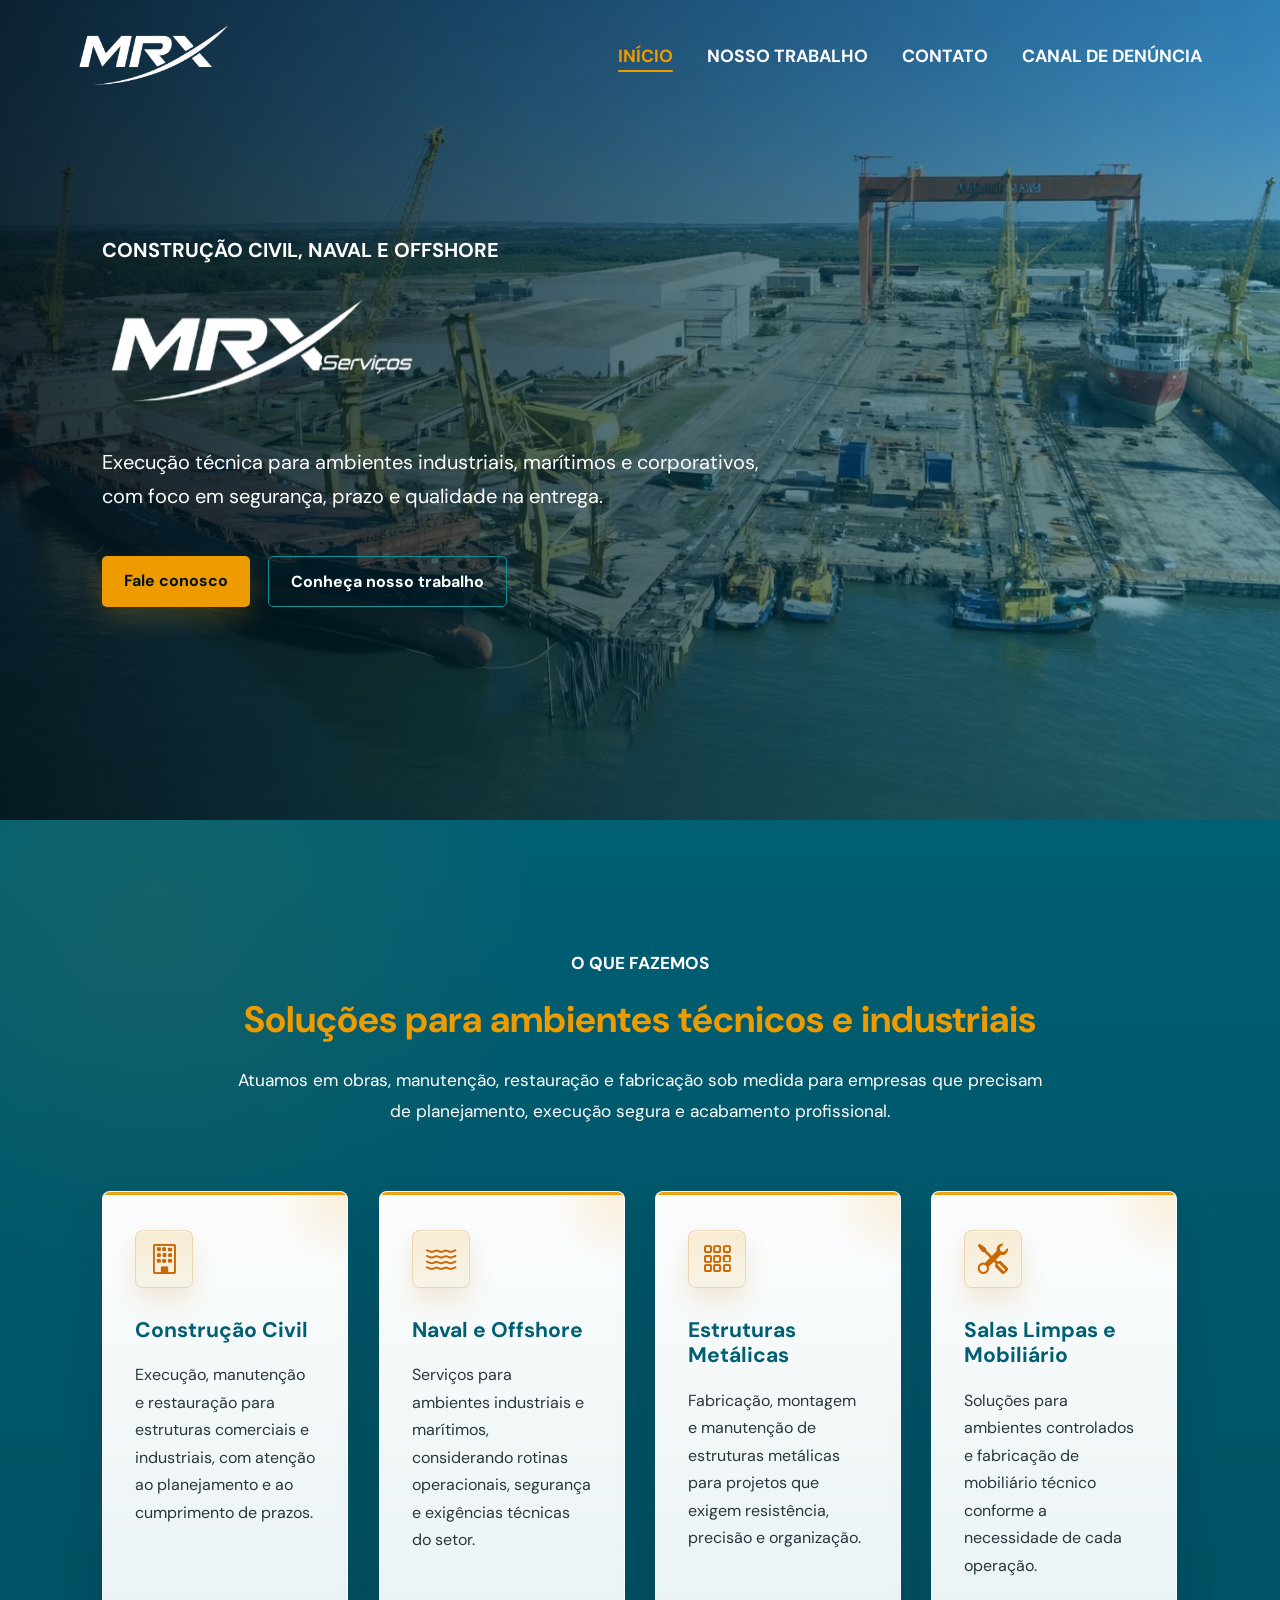
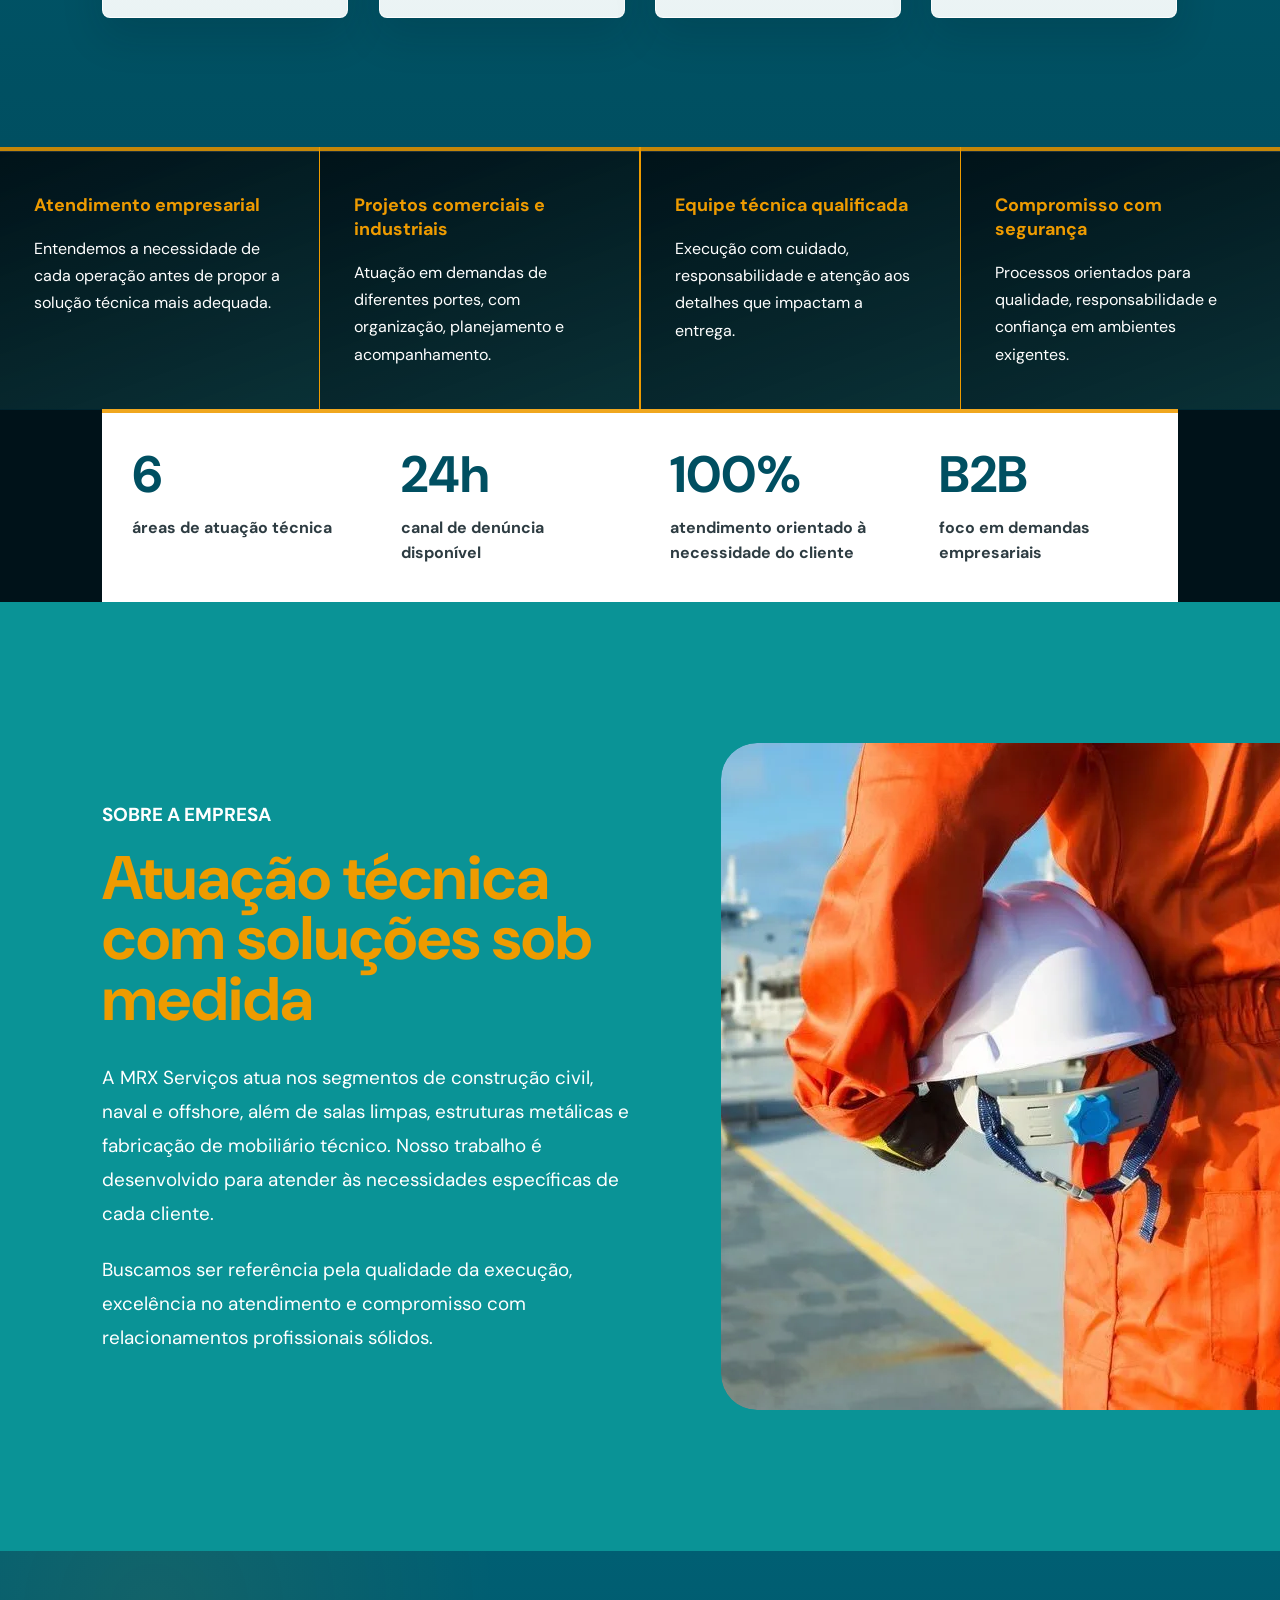
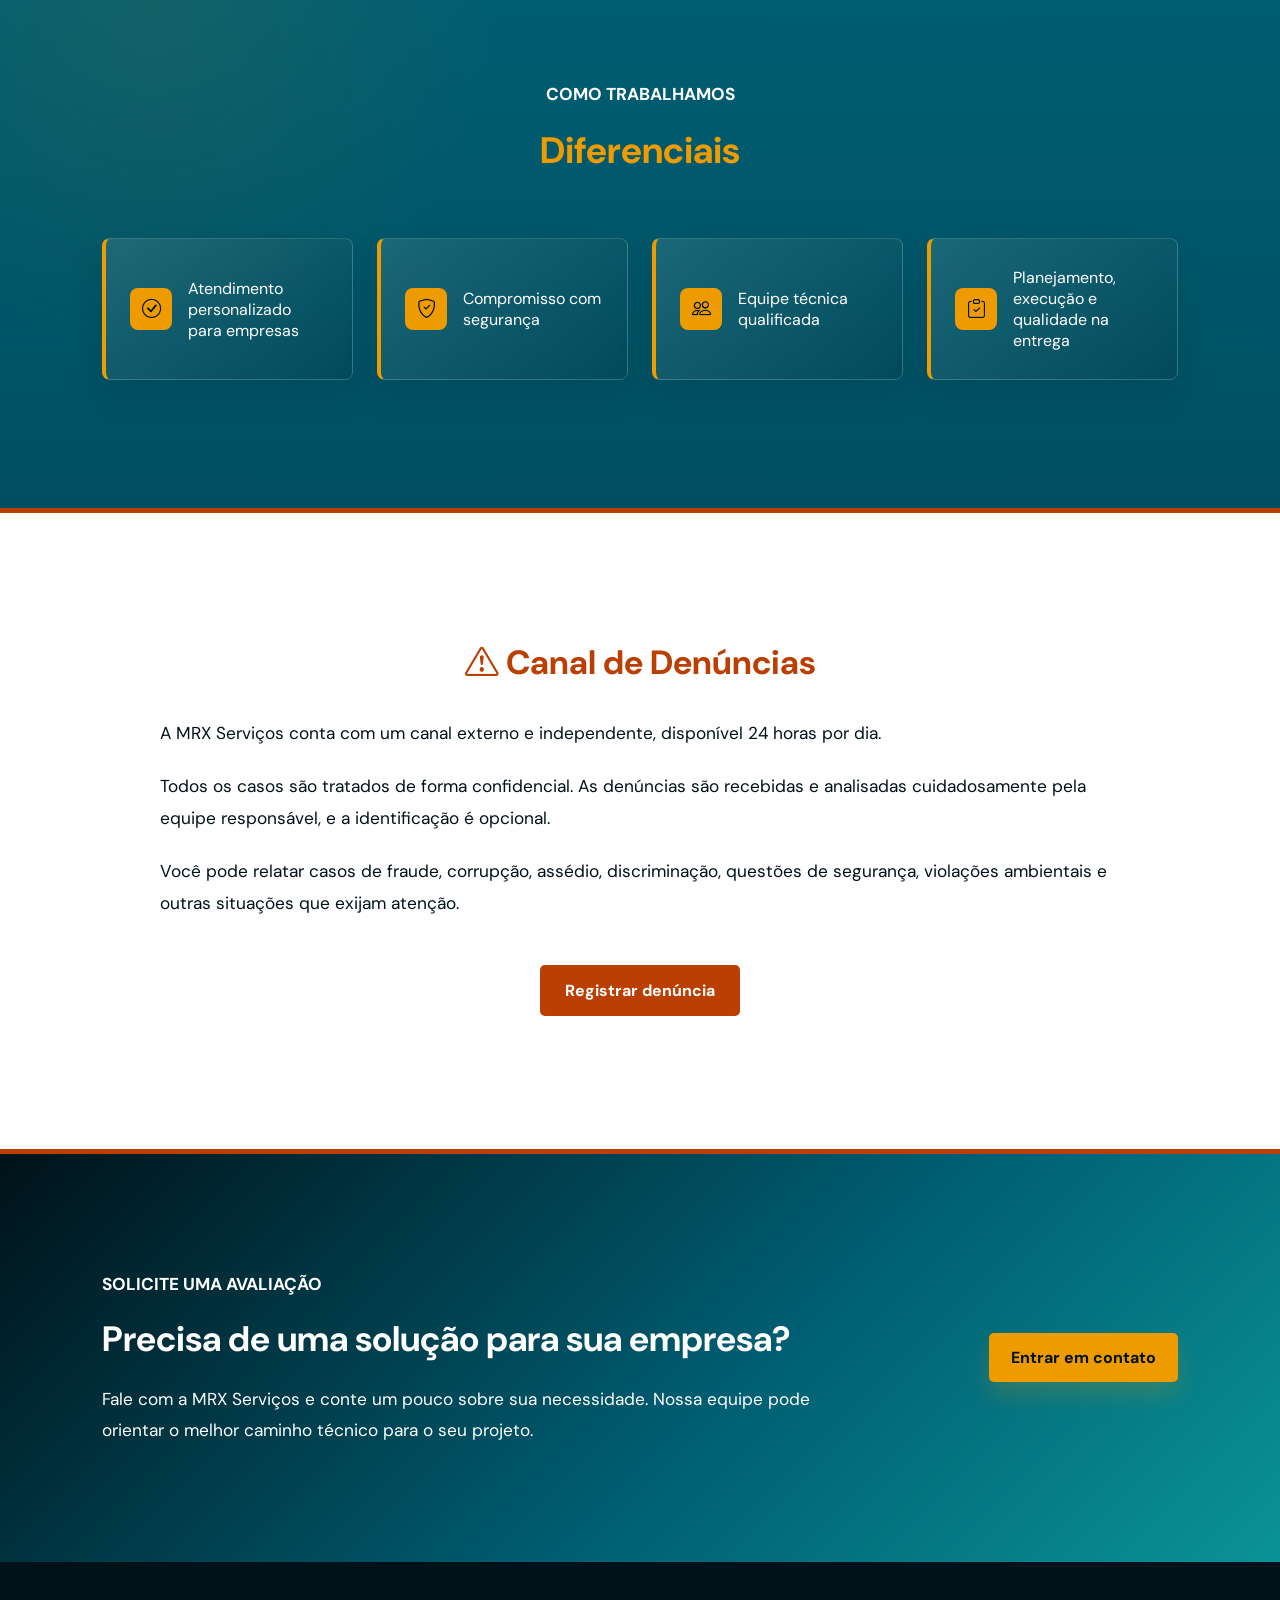
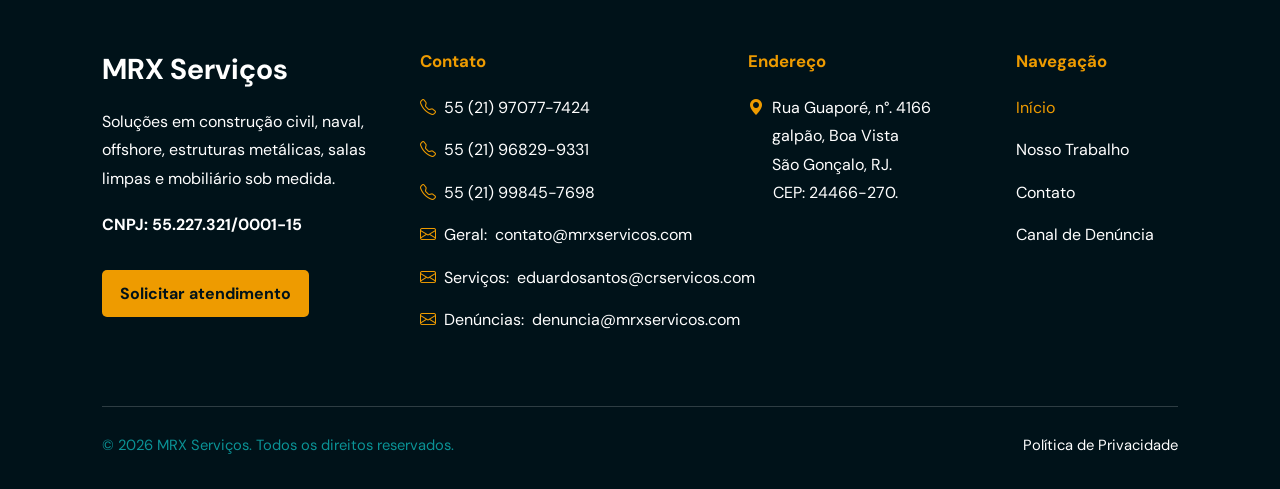
<file: index.html>
<!DOCTYPE html>
<html lang="pt-BR">
<head>
    <meta charset="UTF-8">
    <meta name="viewport" content="width=device-width, initial-scale=1.0">
    <meta name="description" content="MRX Serviços oferece soluções em construção civil, naval, offshore, estruturas metálicas, salas limpas e mobiliário sob medida para empresas.">
    <meta property="og:title" content="MRX Serviços">
    <meta property="og:description" content="Soluções técnicas em construção civil, naval, offshore, estruturas metálicas, salas limpas e mobiliário sob medida.">
    <meta property="og:type" content="website">
    <meta property="og:locale" content="pt_BR">
    <meta property="og:site_name" content="MRX Serviços">
    <meta property="og:url" content="https://www.mrxservicos.com/">
    <meta name="twitter:card" content="summary_large_image">
    <meta name="theme-color" content="#005F73">
    <link rel="canonical" href="https://www.mrxservicos.com/">
    <link rel="icon" type="image/webp" href="img/Icon/Favcon.webp">
    <link rel="apple-touch-icon" href="img/Icon/Favcon.webp">
    <link rel="preload" as="image" href="img/Navio.webp">
    <link rel="preconnect" href="https://cdn.jsdelivr.net" crossorigin>
    <link rel="preconnect" href="https://fonts.googleapis.com">
    <link rel="preconnect" href="https://fonts.gstatic.com" crossorigin>
    <link rel="stylesheet" href="https://fonts.googleapis.com/css2?family=DM+Sans:wght@400;500;700&display=swap">
    <link rel="stylesheet" href="https://cdn.jsdelivr.net/npm/bootstrap-icons@1.11.1/font/bootstrap-icons.css">
    <link rel="stylesheet" href="css/cabecalho.css">
    <link rel="stylesheet" href="css/index.css">

    <title>MRX Serviços | Construção Civil, Naval e Offshore</title>
</head>
<body id="home">
    <header id="cabecalho">
        <a class="logo" href="index.html" aria-label="MRX Serviços - Início">
            <img src="img/Icon/Logo.webp" alt="MRX Serviços" width="1536" height="864">
        </a>
        <button class="botao-menu" type="button" aria-label="Abrir menu" aria-controls="menuPrincipal" aria-expanded="false">
            <span></span>
            <span></span>
            <span></span>
        </button>
        <nav class="menu" aria-label="Navegação principal">
            <ul id="menuPrincipal">
                <li><a href="index.html" aria-current="page">INÍCIO</a></li>
                <li><a href="nosso-trabalho.html">NOSSO TRABALHO</a></li>
                <li><a href="contato.html">CONTATO</a></li>
                <li><a href="denuncia.html">CANAL DE DENÚNCIA</a></li>
            </ul>
        </nav>
    </header>

    <main>
        <section class="hero">
            <div class="hero-conteudo">
                <p class="subtitulo">Construção civil, naval e offshore</p>
                <h1 class="hero-titulo">
                    <img src="img/Icon/MRX Servicos.webp" alt="MRX" width="1536" height="864">
                </h1>
                <p>Execução técnica para ambientes industriais, marítimos e corporativos, com foco em segurança, prazo e qualidade na entrega.</p>
                <div class="acoes-hero">
                    <a class="botao primario" href="contato.html">Fale conosco</a>
                    <a class="botao secundario" href="nosso-trabalho.html">Conheça nosso trabalho</a>
                </div>
            </div>
        </section>

        <section class="servicos" id="servicos">
            <div class="cabecalho-secao">
                <p class="subtitulo">O que fazemos</p>
                <h2>Soluções para ambientes técnicos e industriais</h2>
                <p>Atuamos em obras, manutenção, restauração e fabricação sob medida para empresas que precisam de planejamento, execução segura e acabamento profissional.</p>
            </div>

            <div class="grade-servicos">
                <article class="card-servico">
                    <i class="bi bi-building"></i>
                    <h3>Construção Civil</h3>
                    <p>Execução, manutenção e restauração para estruturas comerciais e industriais, com atenção ao planejamento e ao cumprimento de prazos.</p>
                </article>

                <article class="card-servico">
                    <i class="bi bi-water"></i>
                    <h3>Naval e Offshore</h3>
                    <p>Serviços para ambientes industriais e marítimos, considerando rotinas operacionais, segurança e exigências técnicas do setor.</p>
                </article>

                <article class="card-servico">
                    <i class="bi bi-grid-3x3-gap"></i>
                    <h3>Estruturas Metálicas</h3>
                    <p>Fabricação, montagem e manutenção de estruturas metálicas para projetos que exigem resistência, precisão e organização.</p>
                </article>

                <article class="card-servico">
                    <i class="bi bi-tools"></i>
                    <h3>Salas Limpas e Mobiliário</h3>
                    <p>Soluções para ambientes controlados e fabricação de mobiliário técnico conforme a necessidade de cada operação.</p>
                </article>
            </div>
        </section>

        <section class="compromissos" aria-label="Compromissos da MRX Serviços">
            <div class="item-compromisso">
                <strong>Atendimento empresarial</strong>
                <span>Entendemos a necessidade de cada operação antes de propor a solução técnica mais adequada.</span>
            </div>
            <div class="item-compromisso">
                <strong>Projetos comerciais e industriais</strong>
                <span>Atuação em demandas de diferentes portes, com organização, planejamento e acompanhamento.</span>
            </div>
            <div class="item-compromisso">
                <strong>Equipe técnica qualificada</strong>
                <span>Execução com cuidado, responsabilidade e atenção aos detalhes que impactam a entrega.</span>
            </div>
            <div class="item-compromisso">
                <strong>Compromisso com segurança</strong>
                <span>Processos orientados para qualidade, responsabilidade e confiança em ambientes exigentes.</span>
            </div>
        </section>

        <section class="numeros-confianca" aria-label="Indicadores de atuação da MRX Serviços">
            <div class="numero-confianca">
                <strong>6</strong>
                <span>áreas de atuação técnica</span>
            </div>
            <div class="numero-confianca">
                <strong>24h</strong>
                <span>canal de denúncia disponível</span>
            </div>
            <div class="numero-confianca">
                <strong>100%</strong>
                <span>atendimento orientado à necessidade do cliente</span>
            </div>
            <div class="numero-confianca">
                <strong>B2B</strong>
                <span>foco em demandas empresariais</span>
            </div>
        </section>

        <section class="empresa">
            <div class="texto-empresa">
                <p class="subtitulo">Sobre a empresa</p>
                <h2>Atuação técnica com soluções sob medida</h2>
                <p>A MRX Serviços atua nos segmentos de construção civil, naval e offshore, além de salas limpas, estruturas metálicas e fabricação de mobiliário técnico. Nosso trabalho é desenvolvido para atender às necessidades específicas de cada cliente.</p>
                <p>Buscamos ser referência pela qualidade da execução, excelência no atendimento e compromisso com relacionamentos profissionais sólidos.</p>
            </div>

            <div class="imagem-empresa">
                <img src="img/Perfil-do-profissional-que-deseja-trabalhar-com-Construção-Naval.webp" alt="Profissional trabalhando em construção naval" loading="lazy" decoding="async" width="676" height="667">
            </div>
        </section>

        <section class="diferenciais">
            <div class="cabecalho-secao">
                <p class="subtitulo">Como trabalhamos</p>
                <h2>Diferenciais</h2>
            </div>

            <div class="lista-diferenciais">
                <div class="diferencial">
                    <i class="bi bi-check-circle"></i>
                    <span>Atendimento personalizado para empresas</span>
                </div>
                <div class="diferencial">
                    <i class="bi bi-shield-check"></i>
                    <span>Compromisso com segurança</span>
                </div>
                <div class="diferencial">
                    <i class="bi bi-people"></i>
                    <span>Equipe técnica qualificada</span>
                </div>
                <div class="diferencial">
                    <i class="bi bi-clipboard-check"></i>
                    <span>Planejamento, execução e qualidade na entrega</span>
                </div>
            </div>
        </section>

        <section class="denuncia" id="denuncia">
            <div class="conteudo-denuncia">
                <h2><i class="bi bi-exclamation-triangle"></i> Canal de Denúncias</h2>
                <p>A MRX Serviços conta com um canal externo e independente, disponível 24 horas por dia.</p>
                <p>Todos os casos são tratados de forma confidencial. As denúncias são recebidas e analisadas cuidadosamente pela equipe responsável, e a identificação é opcional.</p>
                <p>Você pode relatar casos de fraude, corrupção, assédio, discriminação, questões de segurança, violações ambientais e outras situações que exijam atenção.</p>
                <a class="botao-denuncia" href="denuncia.html">Registrar denúncia</a>
            </div>
        </section>

        <section class="chamada-contato">
            <div>
                <p class="subtitulo">Solicite uma avaliação</p>
                <h2>Precisa de uma solução para sua empresa?</h2>
                <p>Fale com a MRX Serviços e conte um pouco sobre sua necessidade. Nossa equipe pode orientar o melhor caminho técnico para o seu projeto.</p>
            </div>
            <a class="botao primario" href="contato.html">Entrar em contato</a>
        </section>
    </main>

    <footer class="rodape" id="contato">
        <div class="rodape-principal">
            <div class="rodape-marca">
                <h2>MRX Serviços</h2>
                <p>Soluções em construção civil, naval, offshore, estruturas metálicas, salas limpas e mobiliário sob medida.</p>
                <p class="cnpj-rodape">CNPJ: 55.227.321/0001-15</p>
                <a class="botao-rodape" href="contato.html">Solicitar atendimento</a>
            </div>

            <div class="rodape-coluna">
                <h3>Contato</h3>
                <ul>
                    <li><i class="bi bi-telephone"></i> <a href="tel:+5521970777424">55 (21) 97077-7424</a></li>
                    <li><i class="bi bi-telephone"></i> <a href="tel:+5521968299331">55 (21) 96829-9331</a></li>
                    <li><i class="bi bi-telephone"></i> <a href="tel:+5521998457698">55 (21) 99845-7698</a></li>
                    <li><i class="bi bi-envelope"></i> Geral: <a href="mailto:contato@mrxservicos.com">contato@mrxservicos.com</a></li>
                    <li><i class="bi bi-envelope"></i> Serviços: <a href="mailto:eduardosantos@crservicos.com">eduardosantos@crservicos.com</a></li>
                    <li><i class="bi bi-envelope"></i> Denúncias: <a href="mailto:denuncia@mrxservicos.com">denuncia@mrxservicos.com</a></li>
                </ul>
            </div>

            <div class="rodape-coluna">
                <h3>Endereço</h3>
                <p><a class="link-endereco" href="https://maps.app.goo.gl/hu8XdHGZX6GKLyWRA" target="_blank" rel="noopener noreferrer"><i class="bi bi-geo-alt-fill"></i> Rua Guaporé, n°. 4166 galpão, Boa Vista<br>São Gonçalo, RJ.</a><span class="cep-endereco">CEP: 24466-270.</span></p>
            </div>

            <div class="rodape-coluna">
                <h3>Navegação</h3>
                <ul>
                    <li><a href="index.html" aria-current="page">Início</a></li>
                    <li><a href="nosso-trabalho.html">Nosso Trabalho</a></li>
                    <li><a href="contato.html">Contato</a></li>
                    <li><a href="denuncia.html">Canal de Denúncia</a></li>
                </ul>
            </div>
        </div>

        <div class="rodape-base">
            <p>© 2026 MRX Serviços. Todos os direitos reservados.</p>
            <a href="privacidade.html">Política de Privacidade</a>
        </div>
    </footer>

    <script src="js/site.js" defer></script>
</body>
</html>
</file>
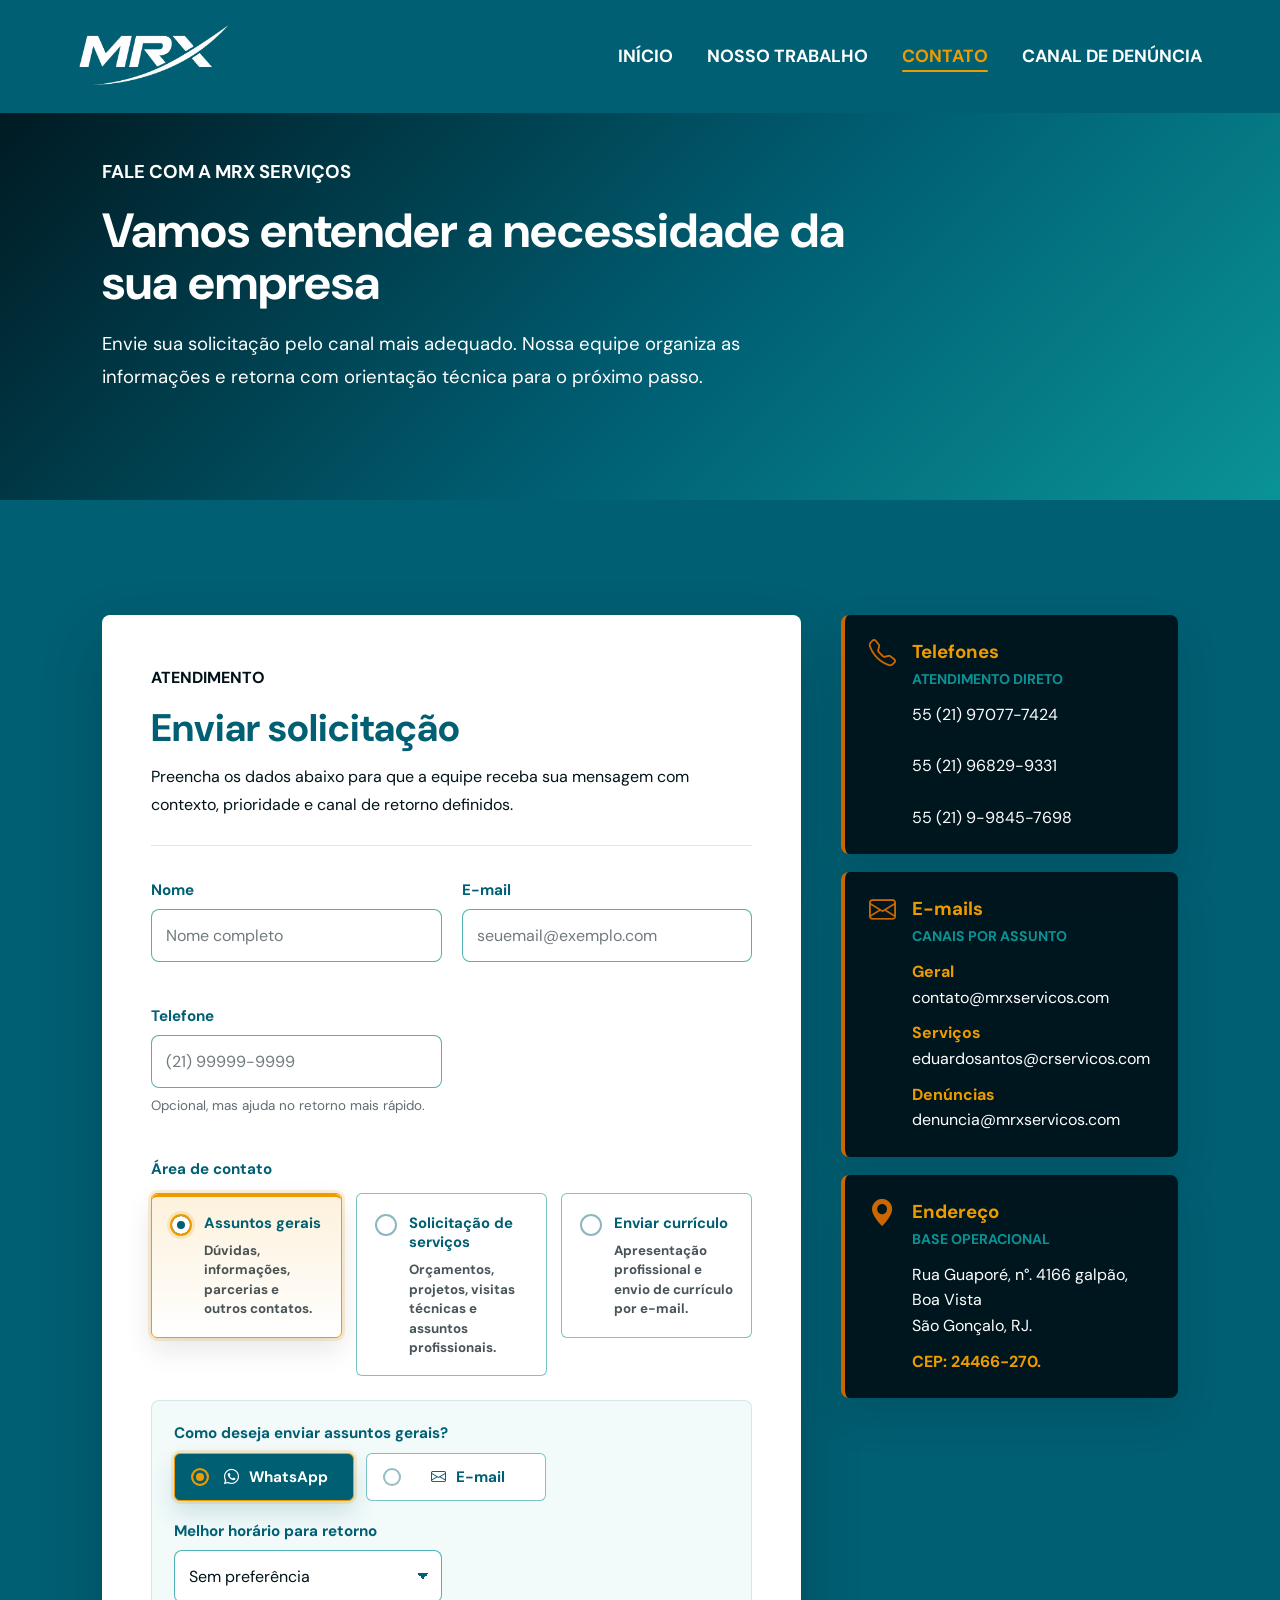
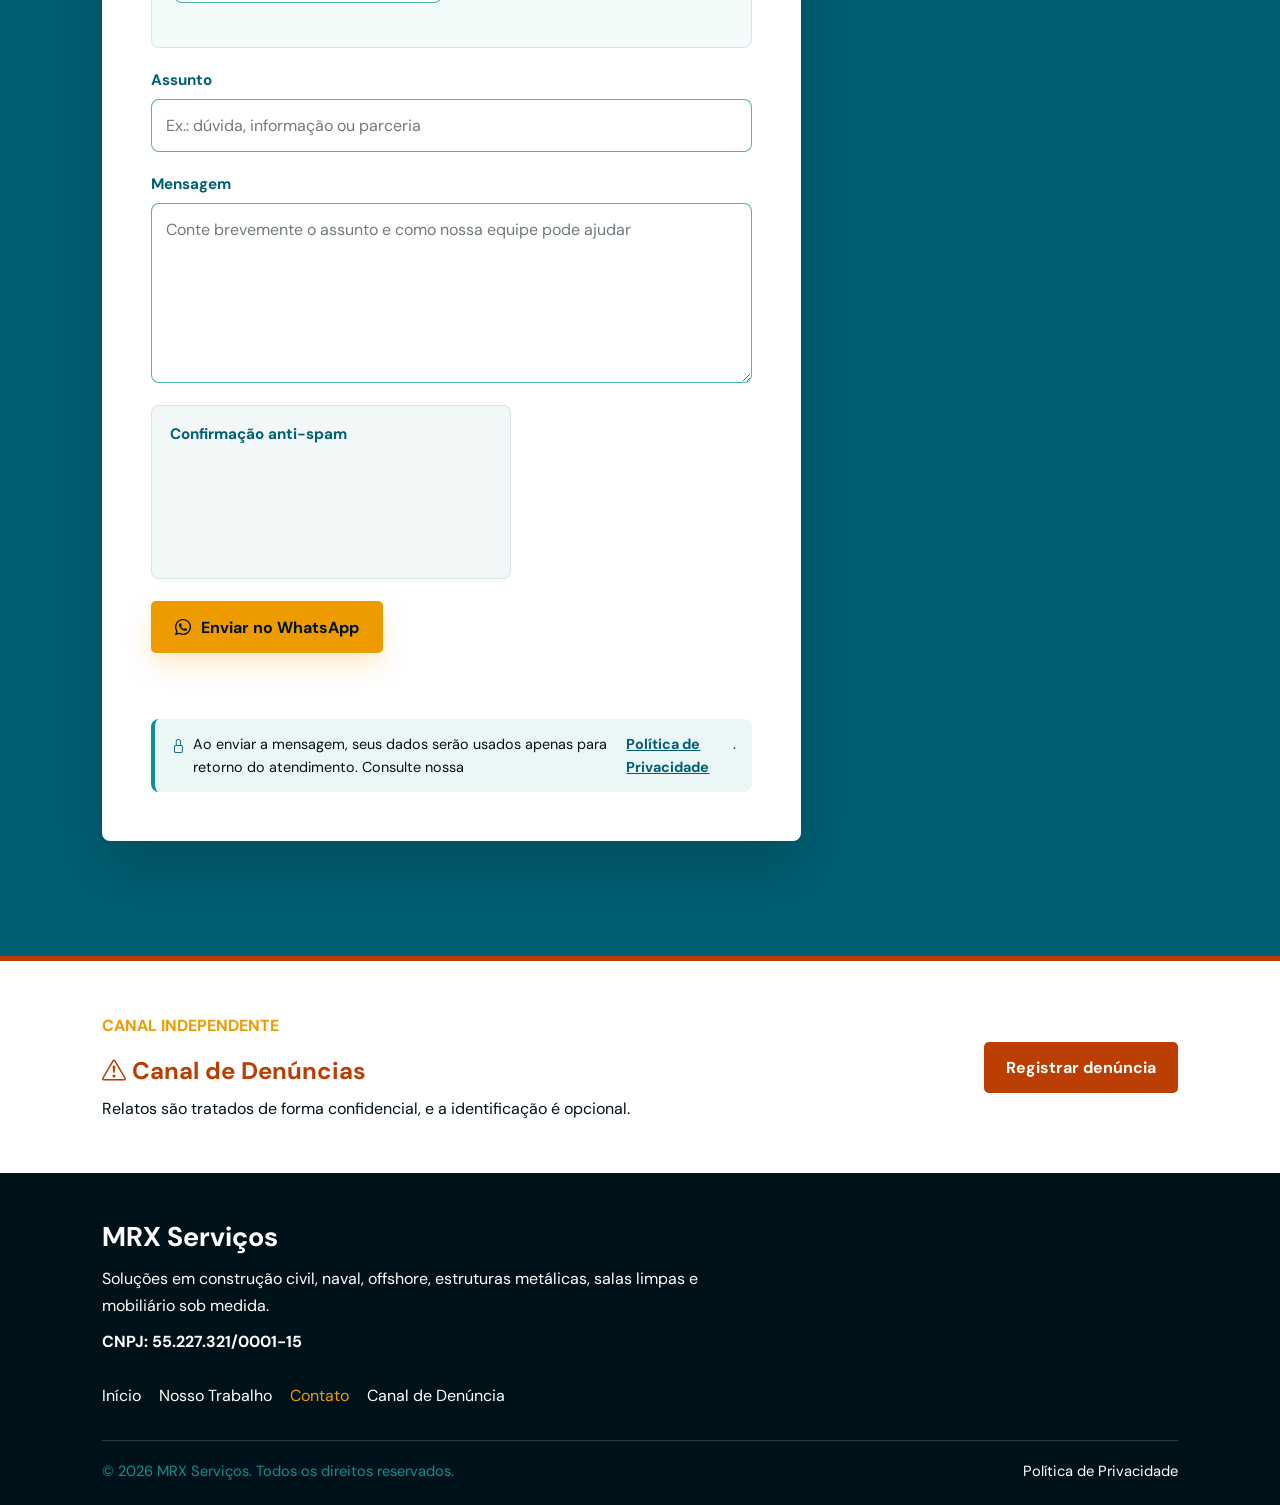
<file: contato.html>
<!DOCTYPE html>
<html lang="pt-BR">
<head>
    <meta charset="UTF-8">
    <meta name="viewport" content="width=device-width, initial-scale=1.0">
    <meta name="description" content="Fale com a MRX Serviços para solicitar atendimento em construção civil, naval, offshore, estruturas metálicas e soluções sob medida.">
    <meta property="og:title" content="Contato | MRX Serviços">
    <meta property="og:description" content="Envie uma mensagem para solicitar atendimento técnico ou conversar sobre seu projeto.">
    <meta property="og:type" content="website">
    <meta property="og:locale" content="pt_BR">
    <meta property="og:site_name" content="MRX Serviços">
    <meta property="og:url" content="https://www.mrxservicos.com/contato.html">
    <meta name="twitter:card" content="summary_large_image">
    <meta name="theme-color" content="#005F73">
    <link rel="canonical" href="https://www.mrxservicos.com/contato.html">
    <link rel="icon" type="image/webp" href="img/Icon/Favcon.webp">
    <link rel="apple-touch-icon" href="img/Icon/Favcon.webp">
    <link rel="preconnect" href="https://cdn.jsdelivr.net" crossorigin>
    <link rel="preconnect" href="https://fonts.googleapis.com">
    <link rel="preconnect" href="https://fonts.gstatic.com" crossorigin>
    <link rel="stylesheet" href="https://fonts.googleapis.com/css2?family=DM+Sans:wght@400;500;700&display=swap">
    <link rel="stylesheet" href="https://cdn.jsdelivr.net/npm/bootstrap-icons@1.11.1/font/bootstrap-icons.css">
    <link rel="stylesheet" href="css/cabecalho.css">
    <link rel="stylesheet" href="css/contato.css">

    <title>Contato | MRX Serviços</title>
</head>
<body>
    <header id="cabecalho">
        <a class="logo" href="index.html" aria-label="MRX Serviços - Início">
            <img src="img/Icon/Logo.webp" alt="MRX Serviços" width="1536" height="864">
        </a>
        <button class="botao-menu" type="button" aria-label="Abrir menu" aria-controls="menuPrincipal" aria-expanded="false">
            <span></span>
            <span></span>
            <span></span>
        </button>
        <nav class="menu" aria-label="Navegação principal">
            <ul id="menuPrincipal">
                <li><a href="index.html">INÍCIO</a></li>
                <li><a href="nosso-trabalho.html">NOSSO TRABALHO</a></li>
                <li><a href="contato.html" aria-current="page">CONTATO</a></li>
                <li><a href="denuncia.html">CANAL DE DENÚNCIA</a></li>
            </ul>
        </nav>
    </header>

    <main>
        <section class="hero-contato">
            <div>
                <p class="subtitulo">Fale com a MRX Serviços</p>
                <h1>Vamos entender a necessidade da sua empresa</h1>
                <p>Envie sua solicitação pelo canal mais adequado. Nossa equipe organiza as informações e retorna com orientação técnica para o próximo passo.</p>
            </div>
        </section>

        <section class="area-contato">
            <div class="painel-formulario">
                <div class="cabecalho-formulario">
                    <p class="subtitulo">Atendimento</p>
                    <h2>Enviar solicitação</h2>
                    <p>Preencha os dados abaixo para que a equipe receba sua mensagem com contexto, prioridade e canal de retorno definidos.</p>
                </div>

                <form id="whatsForm" novalidate>
                    <div class="campo campo-metade">
                        <label for="nome">Nome</label>
                        <input type="text" id="nome" name="nome" placeholder="Nome completo" autocomplete="name" required>
                    </div>

                    <div class="campo campo-metade">
                        <label for="email">E-mail</label>
                        <div class="campo-autocomplete">
                            <input type="email" id="email" name="email" placeholder="seuemail@exemplo.com" autocomplete="email" aria-describedby="sugestoesEmail" aria-expanded="false" required>
                            <div class="sugestoes-email" id="sugestoesEmail" role="listbox"></div>
                        </div>
                    </div>

                    <div class="campo campo-metade">
                        <label for="telefone">Telefone</label>
                        <input type="tel" id="telefone" name="telefone" placeholder="(21) 99999-9999" autocomplete="tel" inputmode="tel" aria-describedby="telefoneAjuda">
                        <p class="ajuda-input" id="telefoneAjuda">Opcional, mas ajuda no retorno mais rápido.</p>
                    </div>

                    <fieldset class="campo campo-inteiro campo-area">
                        <legend>Área de contato</legend>
                        <div class="opcoes-area">
                            <label>
                                <input type="radio" name="areaContato" value="Assuntos gerais" data-area="geral" data-assunto-placeholder="Ex.: dúvida, informação ou parceria" data-mensagem-placeholder="Conte brevemente o assunto e como nossa equipe pode ajudar" checked required>
                                <span>
                                    <strong>Assuntos gerais</strong>
                                    <small>Dúvidas, informações, parcerias e outros contatos.</small>
                                </span>
                            </label>

                            <label>
                                <input type="radio" name="areaContato" value="Solicitação de serviços e assunto profissional" data-area="servicos" data-assunto-placeholder="Ex.: orçamento, visita técnica ou manutenção" data-mensagem-placeholder="Descreva o serviço, local, prazo desejado e qualquer detalhe importante" required>
                                <span>
                                    <strong>Solicitação de serviços</strong>
                                    <small>Orçamentos, projetos, visitas técnicas e assuntos profissionais.</small>
                                </span>
                            </label>

                            <label>
                                <input type="radio" name="areaContato" value="Envio de currículo" data-area="curriculo" data-assunto-placeholder="Ex.: currículo para área operacional" data-mensagem-placeholder="Informe sua área de interesse, experiência e disponibilidade. Após confirmar, seu e-mail será aberto para envio do currículo.">
                                <span>
                                    <strong>Enviar currículo</strong>
                                    <small>Apresentação profissional e envio de currículo por e-mail.</small>
                                </span>
                            </label>
                        </div>
                    </fieldset>

                    <div class="area-dinamica">
                        <fieldset class="campo campo-inteiro campo-canal-geral">
                            <legend>Como deseja enviar assuntos gerais?</legend>
                            <div class="opcoes-canal">
                                <label>
                                    <input type="radio" name="canalGeral" value="whatsapp" checked>
                                    <span><i class="bi bi-whatsapp"></i> WhatsApp</span>
                                </label>

                                <label>
                                    <input type="radio" name="canalGeral" value="email">
                                    <span><i class="bi bi-envelope"></i> E-mail</span>
                                </label>
                            </div>
                        </fieldset>

                        <div class="campo campo-metade campo-servicos">
                            <label for="empresa">Empresa</label>
                            <input type="text" id="empresa" name="empresa" placeholder="Nome da empresa" autocomplete="organization" data-required-area="servicos">
                        </div>

                        <div class="campo campo-metade campo-servicos">
                            <label for="localProjeto">Local do serviço</label>
                            <input type="text" id="localProjeto" name="localProjeto" placeholder="Cidade, bairro ou unidade" data-required-area="servicos">
                        </div>

                        <div class="campo campo-metade campo-servicos">
                            <label for="tipoServico">Tipo de serviço</label>
                            <select id="tipoServico" name="tipoServico" data-required-area="servicos">
                                <option value="">Selecione uma opção</option>
                                <option value="Construção civil">Construção civil</option>
                                <option value="Naval e offshore">Naval e offshore</option>
                                <option value="Estruturas metálicas">Estruturas metálicas</option>
                                <option value="Salas limpas">Salas limpas</option>
                                <option value="Mobiliário sob medida">Mobiliário sob medida</option>
                                <option value="Manutenção ou restauração">Manutenção ou restauração</option>
                                <option value="Outro serviço">Outro serviço</option>
                            </select>
                        </div>

                        <div class="campo campo-metade campo-servicos">
                            <label for="prazoProjeto">Prazo desejado</label>
                            <select id="prazoProjeto" name="prazoProjeto" data-required-area="servicos">
                                <option value="">Selecione uma opção</option>
                                <option value="Urgente">Urgente</option>
                                <option value="Até 15 dias">Até 15 dias</option>
                                <option value="Até 30 dias">Até 30 dias</option>
                                <option value="Sem prazo definido">Sem prazo definido</option>
                            </select>
                        </div>

                        <div class="campo campo-metade campo-geral">
                            <label for="melhorRetorno">Melhor horário para retorno</label>
                            <select id="melhorRetorno" name="melhorRetorno">
                                <option value="">Sem preferência</option>
                                <option value="Manhã">Manhã</option>
                                <option value="Tarde">Tarde</option>
                                <option value="Horário comercial">Horário comercial</option>
                            </select>
                        </div>

                        <div class="campo campo-metade campo-curriculo">
                            <label for="areaInteresse">Área de interesse</label>
                            <input type="text" id="areaInteresse" name="areaInteresse" placeholder="Ex.: operação, montagem, administrativo" data-required-area="curriculo">
                        </div>

                        <div class="campo campo-metade campo-curriculo">
                            <label for="disponibilidade">Disponibilidade</label>
                            <select id="disponibilidade" name="disponibilidade" data-required-area="curriculo">
                                <option value="">Selecione uma opção</option>
                                <option value="Imediata">Imediata</option>
                                <option value="Em até 15 dias">Em até 15 dias</option>
                                <option value="Em até 30 dias">Em até 30 dias</option>
                                <option value="A combinar">A combinar</option>
                            </select>
                        </div>

                        <div class="campo campo-inteiro campo-curriculo" id="campoCurriculo">
                            <label for="curriculo">Currículo</label>
                            <div class="controle-arquivo">
                                <input class="input-arquivo" type="file" id="curriculo" name="curriculo" accept=".pdf,.docx,application/pdf,application/vnd.openxmlformats-officedocument.wordprocessingml.document">
                                <label class="botao-arquivo" for="curriculo"><i class="bi bi-paperclip"></i> Adicionar arquivo</label>
                                <p class="ajuda-campo" id="ajudaCurriculo">Nenhum arquivo selecionado. Formatos aceitos: PDF ou DOCX.</p>
                            </div>
                        </div>
                    </div>

                    <div class="campo campo-inteiro">
                        <label for="assunto">Assunto</label>
                        <input type="text" id="assunto" name="assunto" placeholder="Ex.: orçamento, visita técnica ou manutenção" required>
                    </div>

                    <div class="campo campo-inteiro">
                        <label for="mensagem">Mensagem</label>
                        <textarea id="mensagem" name="mensagem" placeholder="Descreva o serviço, local, prazo desejado e qualquer detalhe importante" required></textarea>
                    </div>

                    <div class="campo campo-captcha">
                        <label>Confirmação anti-spam</label>
                        <div class="h-captcha" data-captcha="true" data-sitekey="50b2fe65-b00b-4b9e-ad62-3ba471098be2"></div>
                        <p class="mensagem-captcha" id="mensagemCaptcha" aria-live="polite"></p>
                    </div>

                    <div class="campo-site" aria-hidden="true">
                        <label for="site">Site</label>
                        <input type="text" id="site" name="site" tabindex="-1" autocomplete="off">
                    </div>

                    <button type="submit" id="botaoEnviarContato"><i class="bi bi-whatsapp"></i> Enviar no WhatsApp</button>
                    <p class="status-formulario" id="statusFormulario" aria-live="polite"></p>
                    <p class="aviso-privacidade"><i class="bi bi-lock"></i> Ao enviar a mensagem, seus dados serão usados apenas para retorno do atendimento. Consulte nossa <a href="privacidade.html">Política de Privacidade</a>.</p>
                </form>
            </div>

            <aside class="informacoes-contato">
                <article class="card-contato">
                    <i class="bi bi-telephone"></i>
                    <div>
                        <h3>Telefones</h3>
                        <span class="rotulo-card">Atendimento direto</span>
                        <p>
                            <a href="tel:+5521970777424">55 (21) 97077-7424</a><br>
                            <a href="tel:+5521968299331">55 (21) 96829-9331</a><br>
                            <a href="tel:+5521998457698">55 (21) 9-9845-7698</a>
                        </p>
                    </div>
                </article>

                <article class="card-contato">
                    <i class="bi bi-envelope"></i>
                    <div>
                        <h3>E-mails</h3>
                        <span class="rotulo-card">Canais por assunto</span>
                        <p>
                            <span>Geral</span>
                            <a href="mailto:contato@mrxservicos.com">contato@mrxservicos.com</a>
                            <span>Serviços</span>
                            <a href="mailto:eduardosantos@crservicos.com">eduardosantos@crservicos.com</a>
                            <span>Denúncias</span>
                            <a href="mailto:denuncia@mrxservicos.com">denuncia@mrxservicos.com</a>
                        </p>
                    </div>
                </article>

                <article class="card-contato">
                    <i class="bi bi-geo-alt-fill"></i>
                    <div>
                        <h3>Endereço</h3>
                        <span class="rotulo-card">Base operacional</span>
                        <p><a class="link-endereco" href="https://maps.app.goo.gl/hu8XdHGZX6GKLyWRA" target="_blank" rel="noopener noreferrer">Rua Guaporé, n°. 4166 galpão, Boa Vista<br>São Gonçalo, RJ.</a><span class="cep-endereco">CEP: 24466-270.</span></p>
                    </div>
                </article>
            </aside>
        </section>

        <section class="denuncia">
            <div>
                <p class="subtitulo">Canal independente</p>
                <h2><i class="bi bi-exclamation-triangle"></i> Canal de Denúncias</h2>
                <p>Relatos são tratados de forma confidencial, e a identificação é opcional.</p>
            </div>
            <a class="botao-denuncia" href="denuncia.html">Registrar denúncia</a>
        </section>
    </main>

    <div class="modal-confirmacao" id="modalConfirmacao" aria-hidden="true">
        <div class="caixa-confirmacao" role="dialog" aria-modal="true" aria-labelledby="tituloConfirmacao">
            <button class="fechar-confirmacao" type="button" id="fecharConfirmacao" aria-label="Fechar confirmação">
                <i class="bi bi-x-lg"></i>
            </button>
            <p class="subtitulo">Confirmar envio</p>
            <h2 id="tituloConfirmacao">Revise sua mensagem</h2>
            <p id="textoConfirmacao">Ao confirmar, os campos serão limpos e o WhatsApp será aberto com o texto abaixo.</p>
            <p class="nota-confirmacao" id="notaConfirmacao"></p>
            <div class="preview-mensagem" id="previewMensagem"></div>
            <div class="acoes-confirmacao">
                <button type="button" class="botao-cancelar" id="cancelarConfirmacao">Editar dados</button>
                <button type="button" class="botao-confirmar" id="confirmarEnvio">
                    <i class="bi bi-whatsapp"></i> Confirmar e abrir WhatsApp
                </button>
            </div>
        </div>
    </div>

    <footer class="rodape">
        <div class="rodape-marca">
            <h2>MRX Serviços</h2>
            <p>Soluções em construção civil, naval, offshore, estruturas metálicas, salas limpas e mobiliário sob medida.</p>
            <p class="cnpj-rodape">CNPJ: 55.227.321/0001-15</p>
        </div>

        <div class="rodape-links">
            <a href="index.html">Início</a>
            <a href="nosso-trabalho.html">Nosso Trabalho</a>
            <a href="contato.html" aria-current="page">Contato</a>
            <a href="denuncia.html">Canal de Denúncia</a>
        </div>

        <div class="rodape-base">
            <p>© 2026 MRX Serviços. Todos os direitos reservados.</p>
            <a href="privacidade.html">Política de Privacidade</a>
        </div>
    </footer>

    <script src="https://web3forms.com/client/script.js" async defer></script>
    <script src="js/site.js" defer></script>
</body>
</html>
</file>
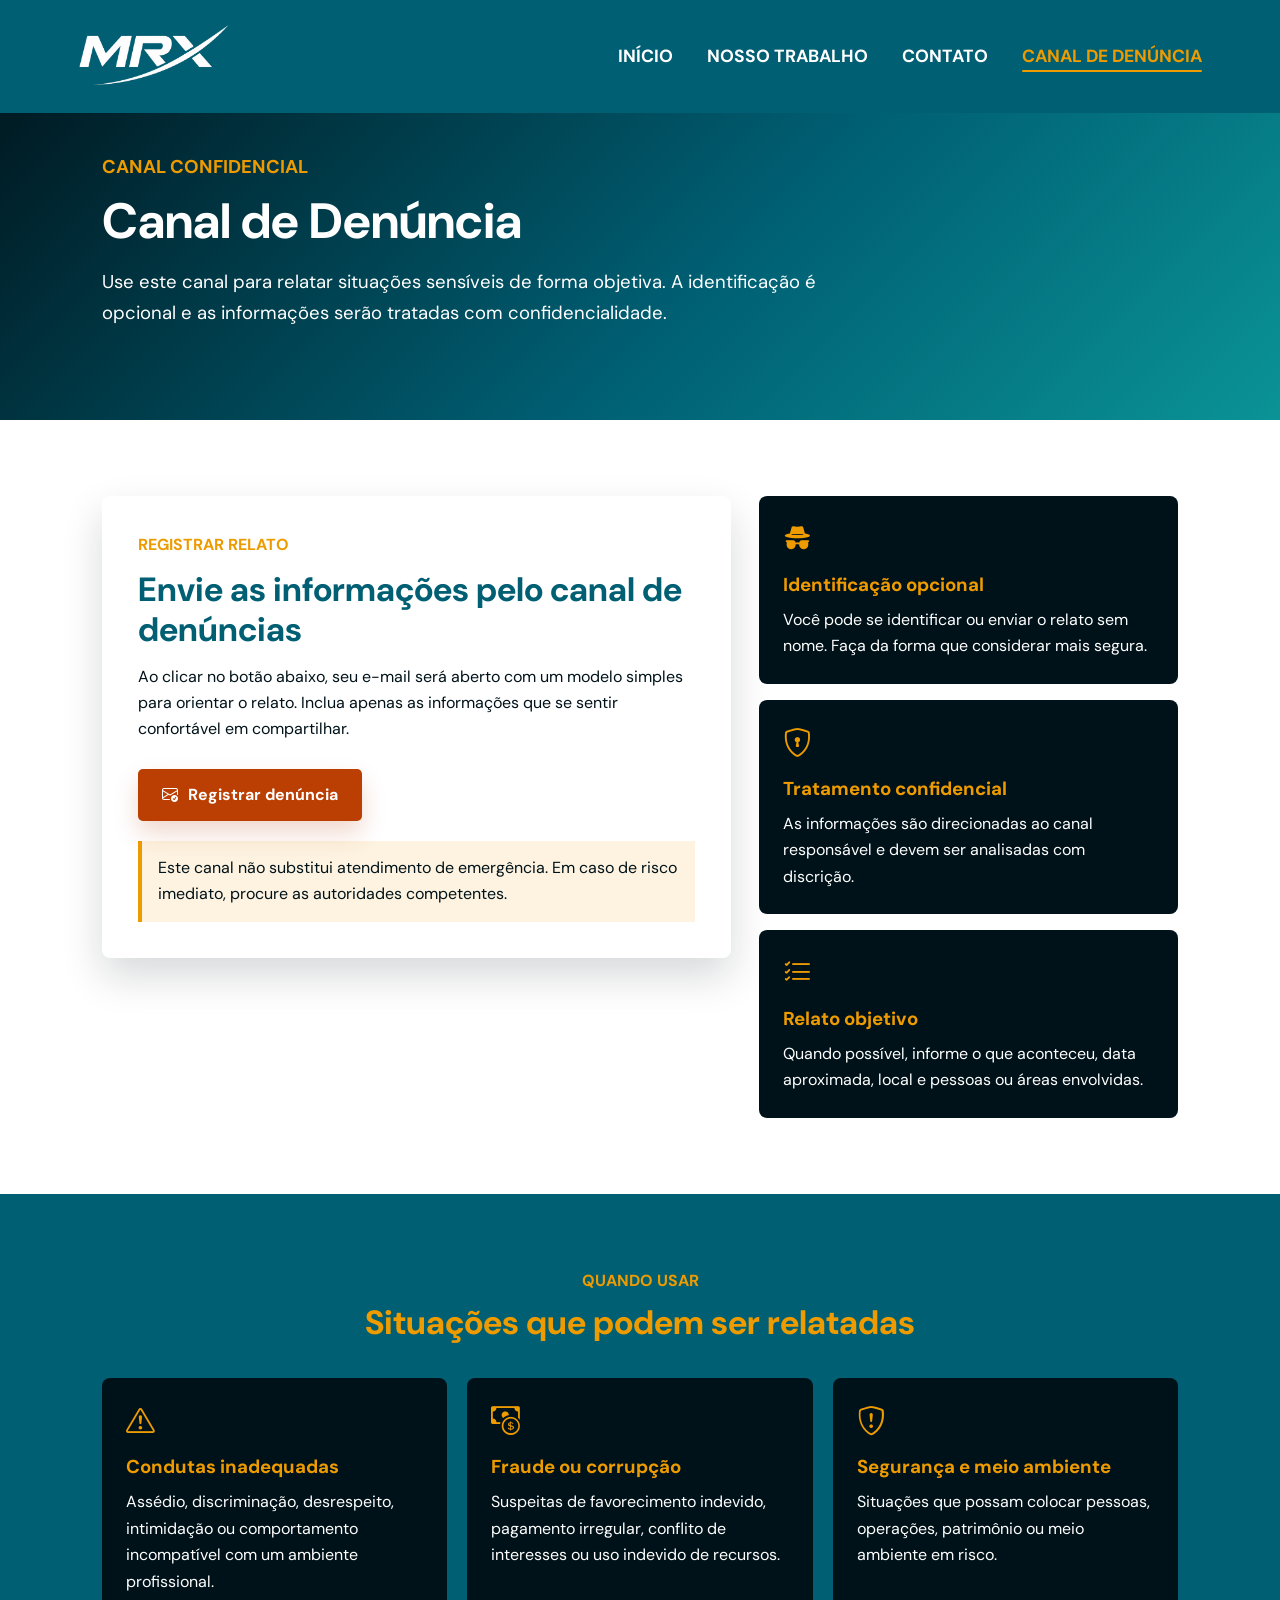
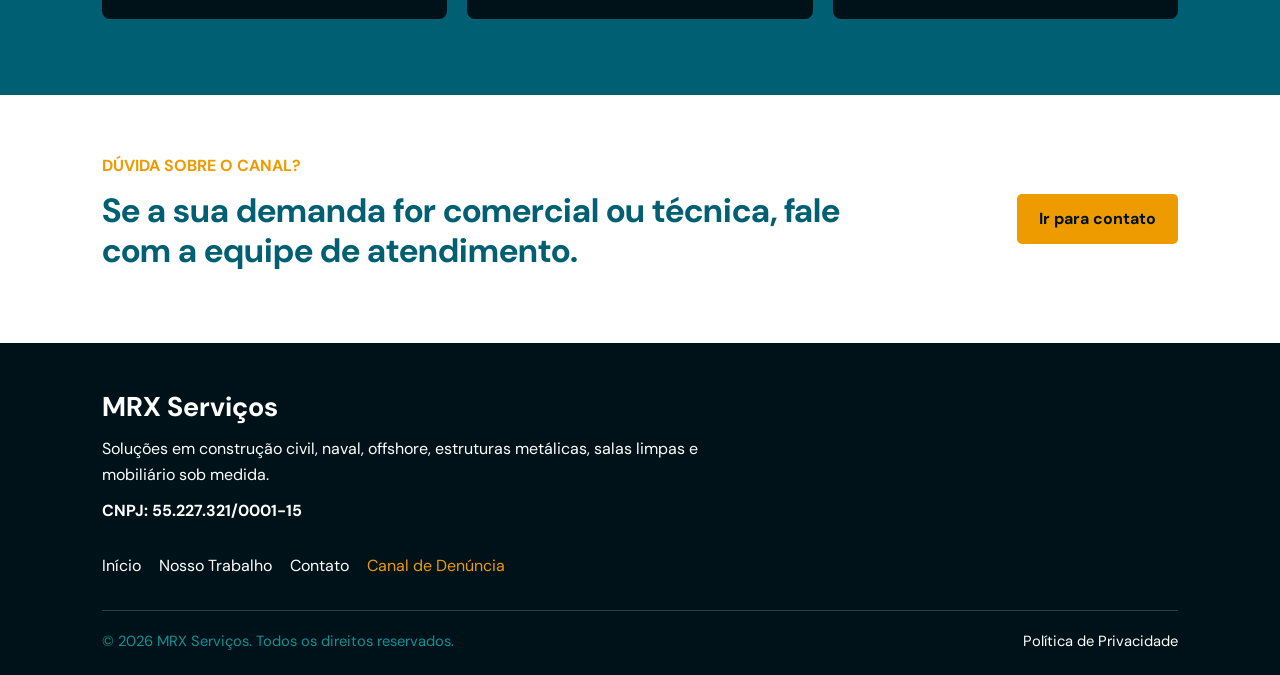
<file: denuncia.html>
<!DOCTYPE html>
<html lang="pt-BR">
<head>
    <meta charset="UTF-8">
    <meta name="viewport" content="width=device-width, initial-scale=1.0">
    <meta name="description" content="Canal de Denúncia da MRX Serviços para relatos confidenciais sobre condutas, segurança, assédio, fraude e outras situações sensíveis.">
    <meta property="og:title" content="Canal de Denúncia | MRX Serviços">
    <meta property="og:description" content="Envie um relato de forma clara, confidencial e com identificação opcional.">
    <meta property="og:type" content="website">
    <meta property="og:locale" content="pt_BR">
    <meta property="og:site_name" content="MRX Serviços">
    <meta property="og:url" content="https://www.mrxservicos.com/denuncia.html">
    <meta name="twitter:card" content="summary">
    <meta name="theme-color" content="#005F73">
    <link rel="canonical" href="https://www.mrxservicos.com/denuncia.html">
    <link rel="icon" type="image/webp" href="img/Icon/Favcon.webp">
    <link rel="apple-touch-icon" href="img/Icon/Favcon.webp">
    <link rel="preconnect" href="https://cdn.jsdelivr.net" crossorigin>
    <link rel="preconnect" href="https://fonts.googleapis.com">
    <link rel="preconnect" href="https://fonts.gstatic.com" crossorigin>
    <link rel="stylesheet" href="https://fonts.googleapis.com/css2?family=DM+Sans:wght@400;500;700&display=swap">
    <link rel="stylesheet" href="https://cdn.jsdelivr.net/npm/bootstrap-icons@1.11.1/font/bootstrap-icons.css">
    <link rel="stylesheet" href="css/cabecalho.css">
    <link rel="stylesheet" href="css/denuncia.css">

    <title>Canal de Denúncia | MRX Serviços</title>
</head>
<body>
    <header id="cabecalho">
        <a class="logo" href="index.html" aria-label="MRX Serviços - Início">
            <img src="img/Icon/Logo.webp" alt="MRX Serviços" width="1536" height="864">
        </a>
        <button class="botao-menu" type="button" aria-label="Abrir menu" aria-controls="menuPrincipal" aria-expanded="false">
            <span></span>
            <span></span>
            <span></span>
        </button>
        <nav class="menu" aria-label="Navegação principal">
            <ul id="menuPrincipal">
                <li><a href="index.html">INÍCIO</a></li>
                <li><a href="nosso-trabalho.html">NOSSO TRABALHO</a></li>
                <li><a href="contato.html">CONTATO</a></li>
                <li><a href="denuncia.html" aria-current="page">CANAL DE DENÚNCIA</a></li>
            </ul>
        </nav>
    </header>

    <main>
        <section class="hero-denuncia">
            <div>
                <p class="subtitulo">Canal confidencial</p>
                <h1>Canal de Denúncia</h1>
                <p>Use este canal para relatar situações sensíveis de forma objetiva. A identificação é opcional e as informações serão tratadas com confidencialidade.</p>
            </div>
        </section>

        <section class="area-denuncia">
            <div class="painel-denuncia">
                <p class="subtitulo">Registrar relato</p>
                <h2>Envie as informações pelo canal de denúncias</h2>
                <p>Ao clicar no botão abaixo, seu e-mail será aberto com um modelo simples para orientar o relato. Inclua apenas as informações que se sentir confortável em compartilhar.</p>

                <a class="botao-denuncia-principal" href="mailto:denuncia@mrxservicos.com?subject=Relato%20-%20Canal%20de%20Den%C3%BAncia%20MRX%20Servi%C3%A7os&body=Descreva%20o%20que%20aconteceu%3A%0A%0AQuando%20aconteceu%3A%0A%0AOnde%20aconteceu%3A%0A%0APessoas%20ou%20%C3%A1reas%20envolvidas%20%28se%20souber%29%3A%0A%0ADeseja%20se%20identificar%3F%20%28opcional%29%3A%0A">
                    <i class="bi bi-envelope-check"></i> Registrar denúncia
                </a>

                <p class="nota-denuncia">Este canal não substitui atendimento de emergência. Em caso de risco imediato, procure as autoridades competentes.</p>
            </div>

            <aside class="resumo-denuncia" aria-label="Informações importantes">
                <article>
                    <i class="bi bi-incognito"></i>
                    <h3>Identificação opcional</h3>
                    <p>Você pode se identificar ou enviar o relato sem nome. Faça da forma que considerar mais segura.</p>
                </article>

                <article>
                    <i class="bi bi-shield-lock"></i>
                    <h3>Tratamento confidencial</h3>
                    <p>As informações são direcionadas ao canal responsável e devem ser analisadas com discrição.</p>
                </article>

                <article>
                    <i class="bi bi-list-check"></i>
                    <h3>Relato objetivo</h3>
                    <p>Quando possível, informe o que aconteceu, data aproximada, local e pessoas ou áreas envolvidas.</p>
                </article>
            </aside>
        </section>

        <section class="orientacoes-denuncia">
            <div class="cabecalho-orientacoes">
                <p class="subtitulo">Quando usar</p>
                <h2>Situações que podem ser relatadas</h2>
            </div>

            <div class="grade-orientacoes">
                <article>
                    <i class="bi bi-exclamation-triangle"></i>
                    <h3>Condutas inadequadas</h3>
                    <p>Assédio, discriminação, desrespeito, intimidação ou comportamento incompatível com um ambiente profissional.</p>
                </article>

                <article>
                    <i class="bi bi-cash-coin"></i>
                    <h3>Fraude ou corrupção</h3>
                    <p>Suspeitas de favorecimento indevido, pagamento irregular, conflito de interesses ou uso indevido de recursos.</p>
                </article>

                <article>
                    <i class="bi bi-shield-exclamation"></i>
                    <h3>Segurança e meio ambiente</h3>
                    <p>Situações que possam colocar pessoas, operações, patrimônio ou meio ambiente em risco.</p>
                </article>
            </div>
        </section>

        <section class="apoio-denuncia">
            <div>
                <p class="subtitulo">Dúvida sobre o canal?</p>
                <h2>Se a sua demanda for comercial ou técnica, fale com a equipe de atendimento.</h2>
            </div>
            <a href="contato.html">Ir para contato</a>
        </section>
    </main>

    <footer class="rodape">
        <div class="rodape-marca">
            <h2>MRX Serviços</h2>
            <p>Soluções em construção civil, naval, offshore, estruturas metálicas, salas limpas e mobiliário sob medida.</p>
            <p class="cnpj-rodape">CNPJ: 55.227.321/0001-15</p>
        </div>

        <div class="rodape-links">
            <a href="index.html">Início</a>
            <a href="nosso-trabalho.html">Nosso Trabalho</a>
            <a href="contato.html">Contato</a>
            <a href="denuncia.html" aria-current="page">Canal de Denúncia</a>
        </div>

        <div class="rodape-base">
            <p>© 2026 MRX Serviços. Todos os direitos reservados.</p>
            <a href="privacidade.html">Política de Privacidade</a>
        </div>
    </footer>

    <script src="js/site.js" defer></script>
</body>
</html>
</file>
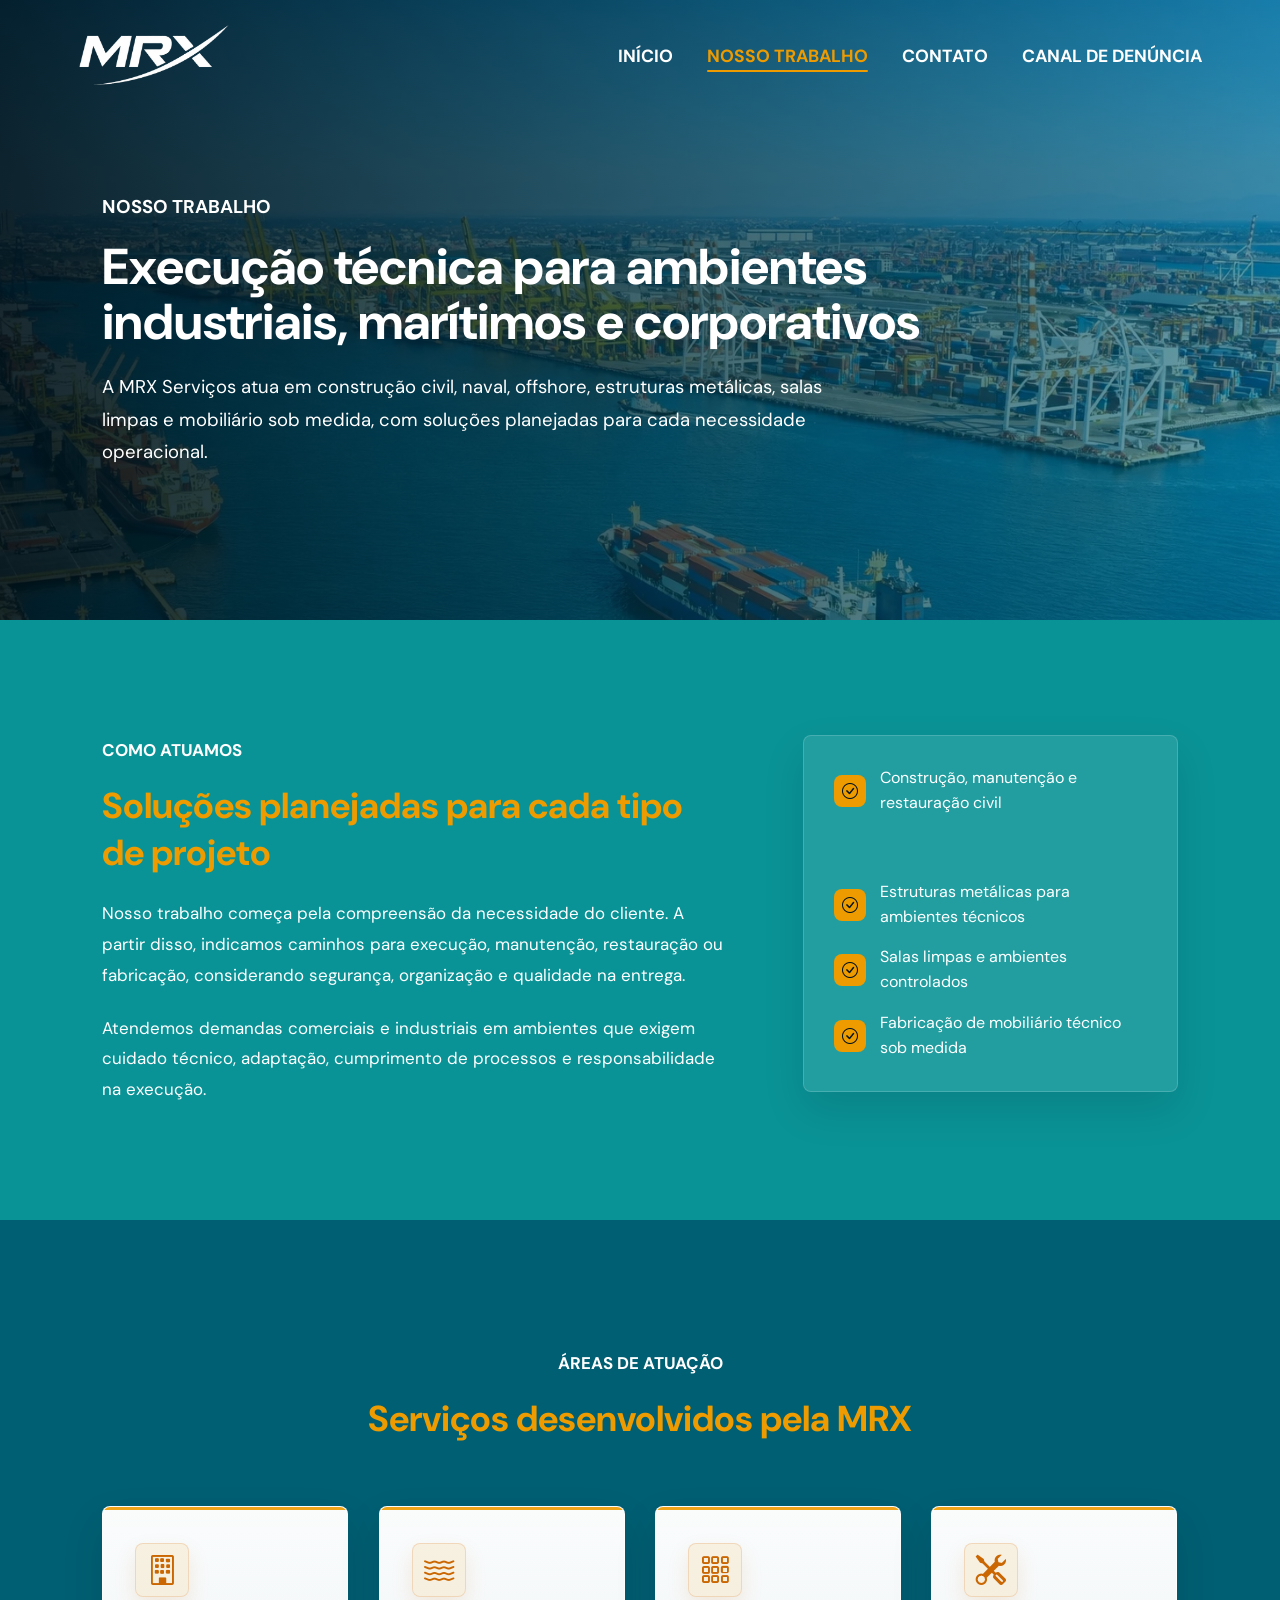
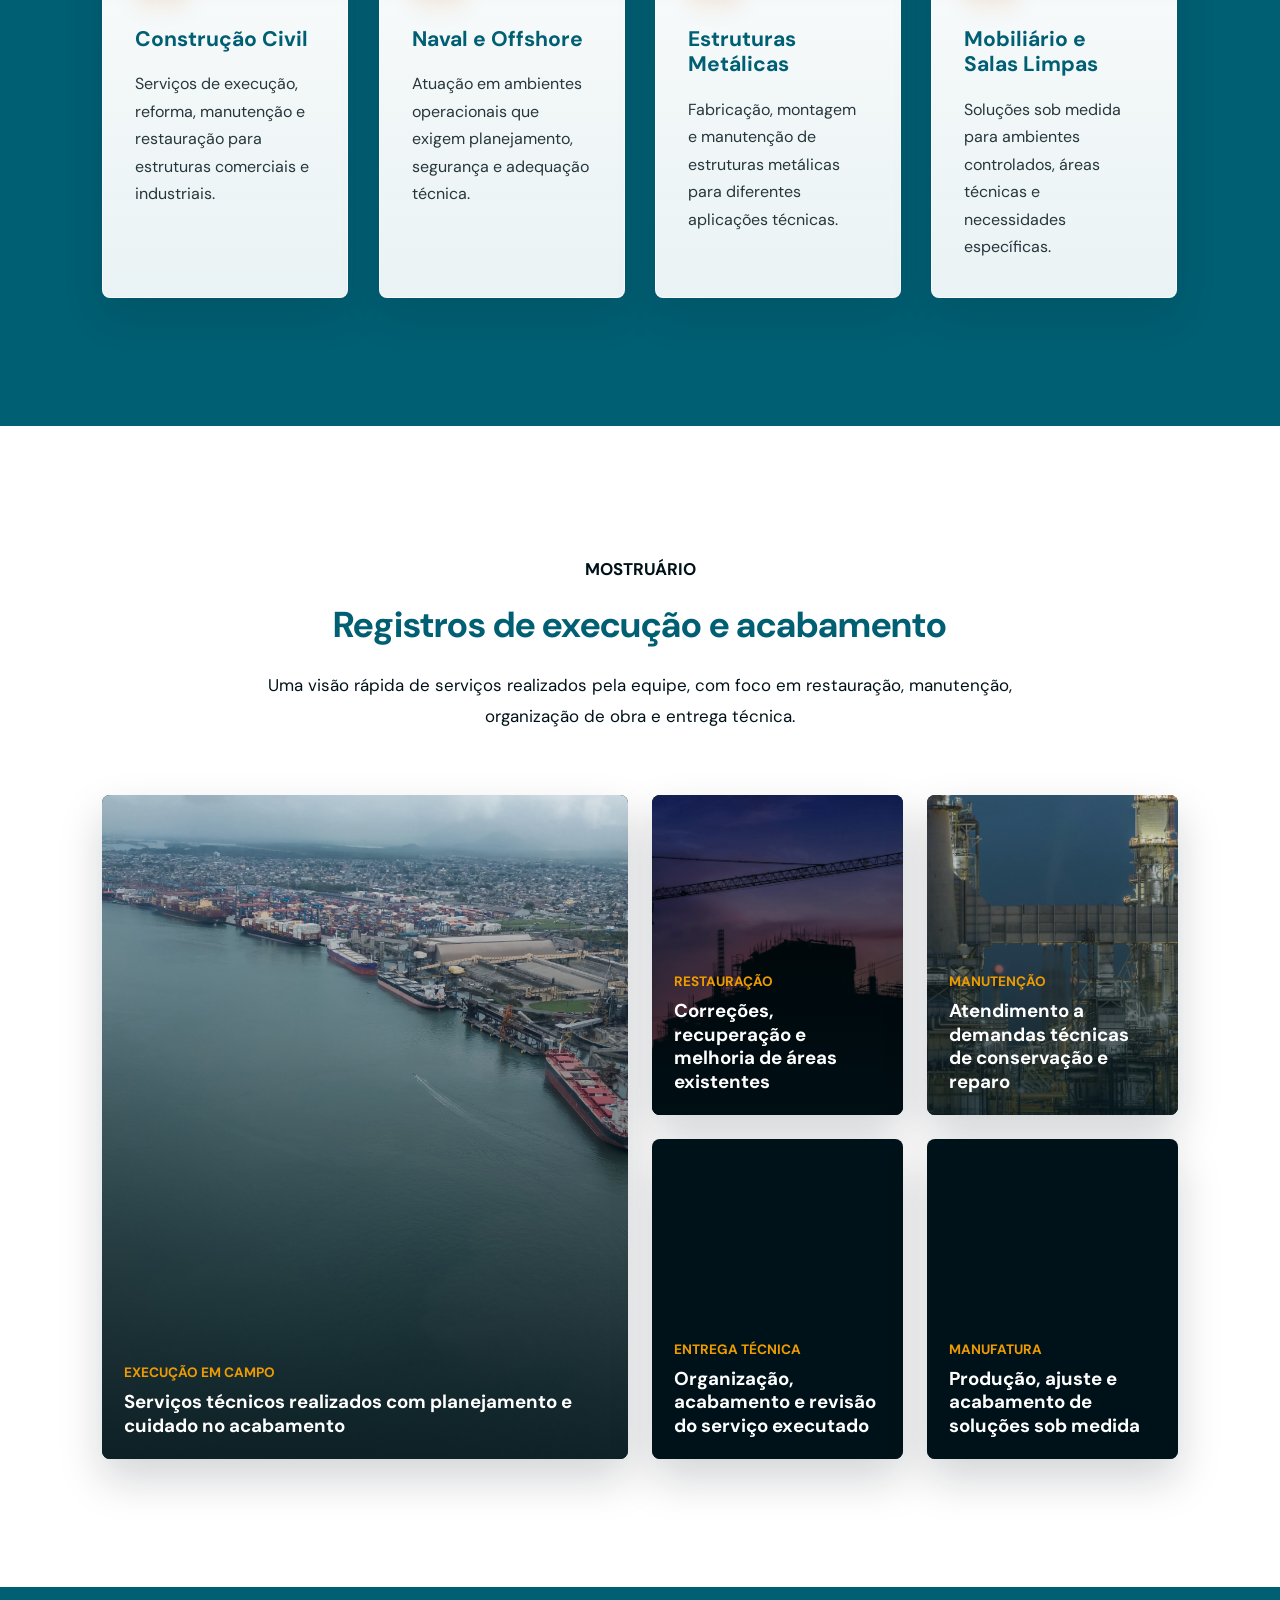
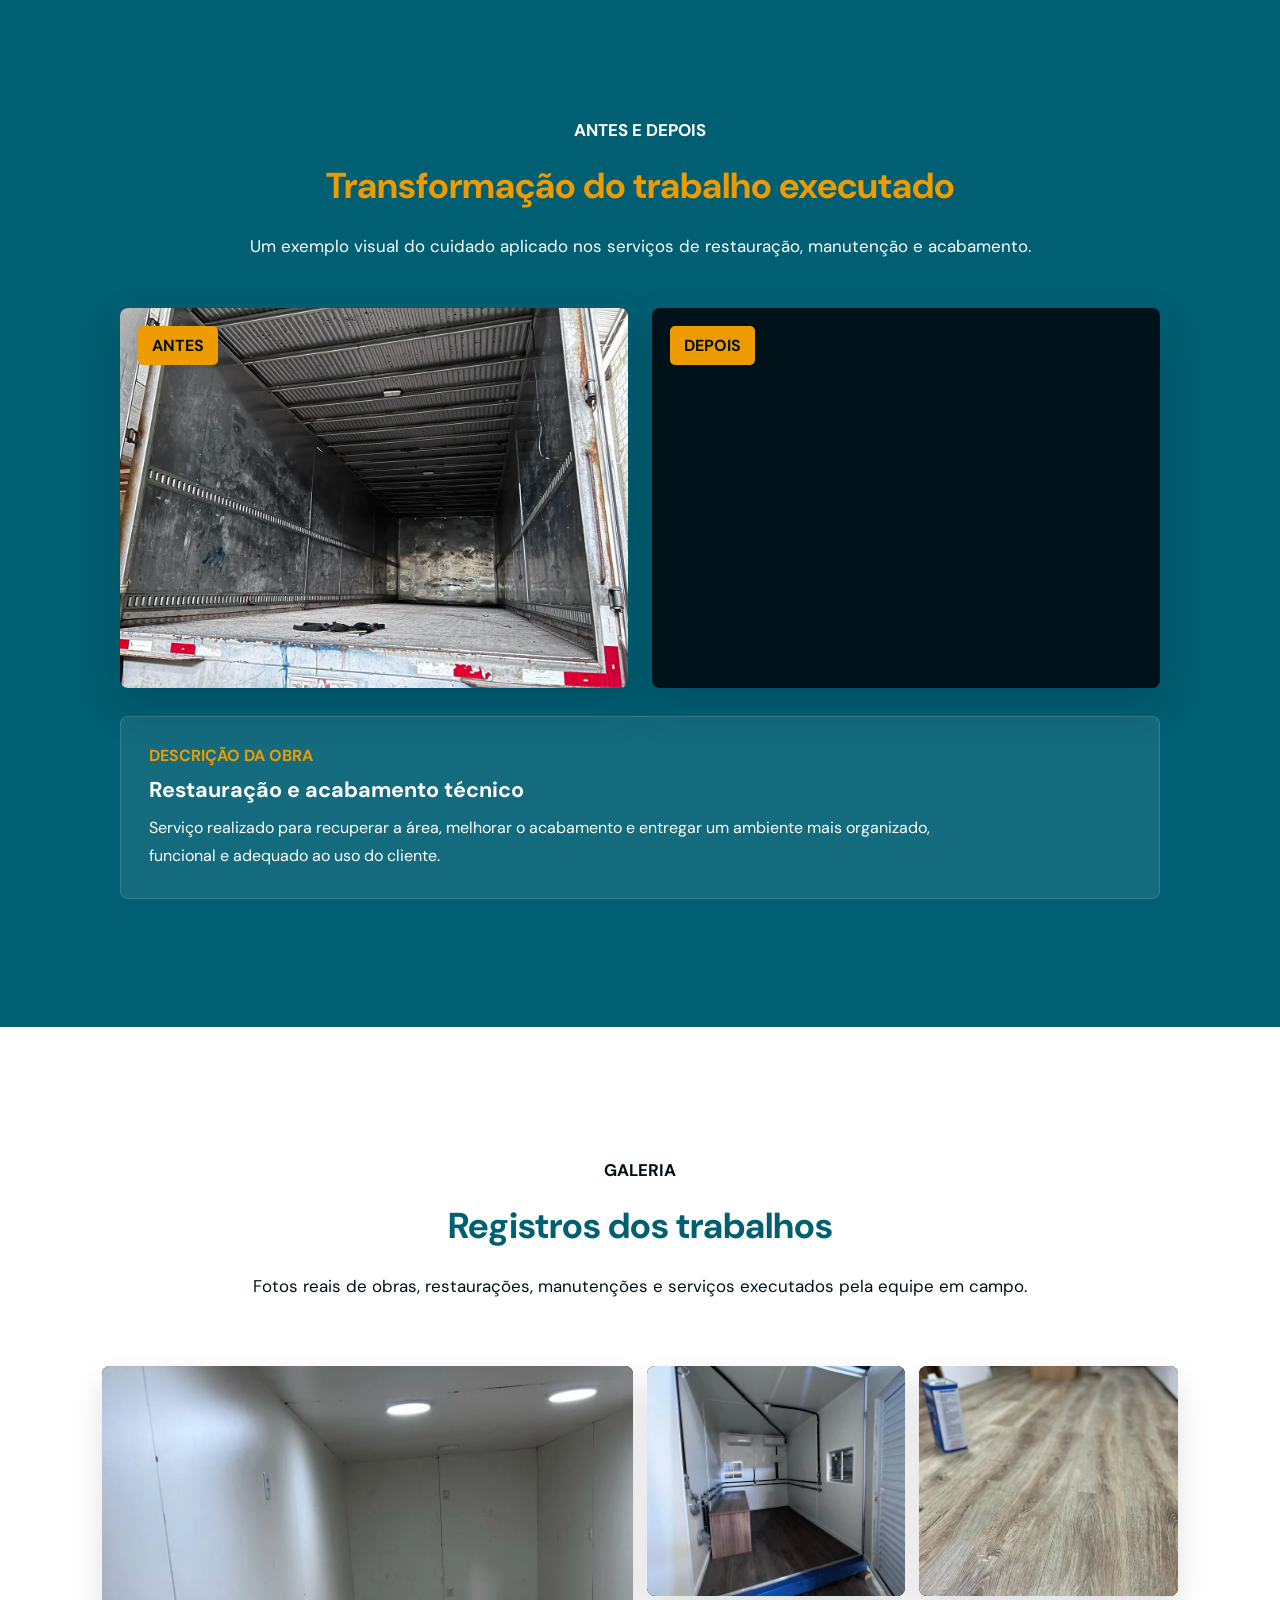
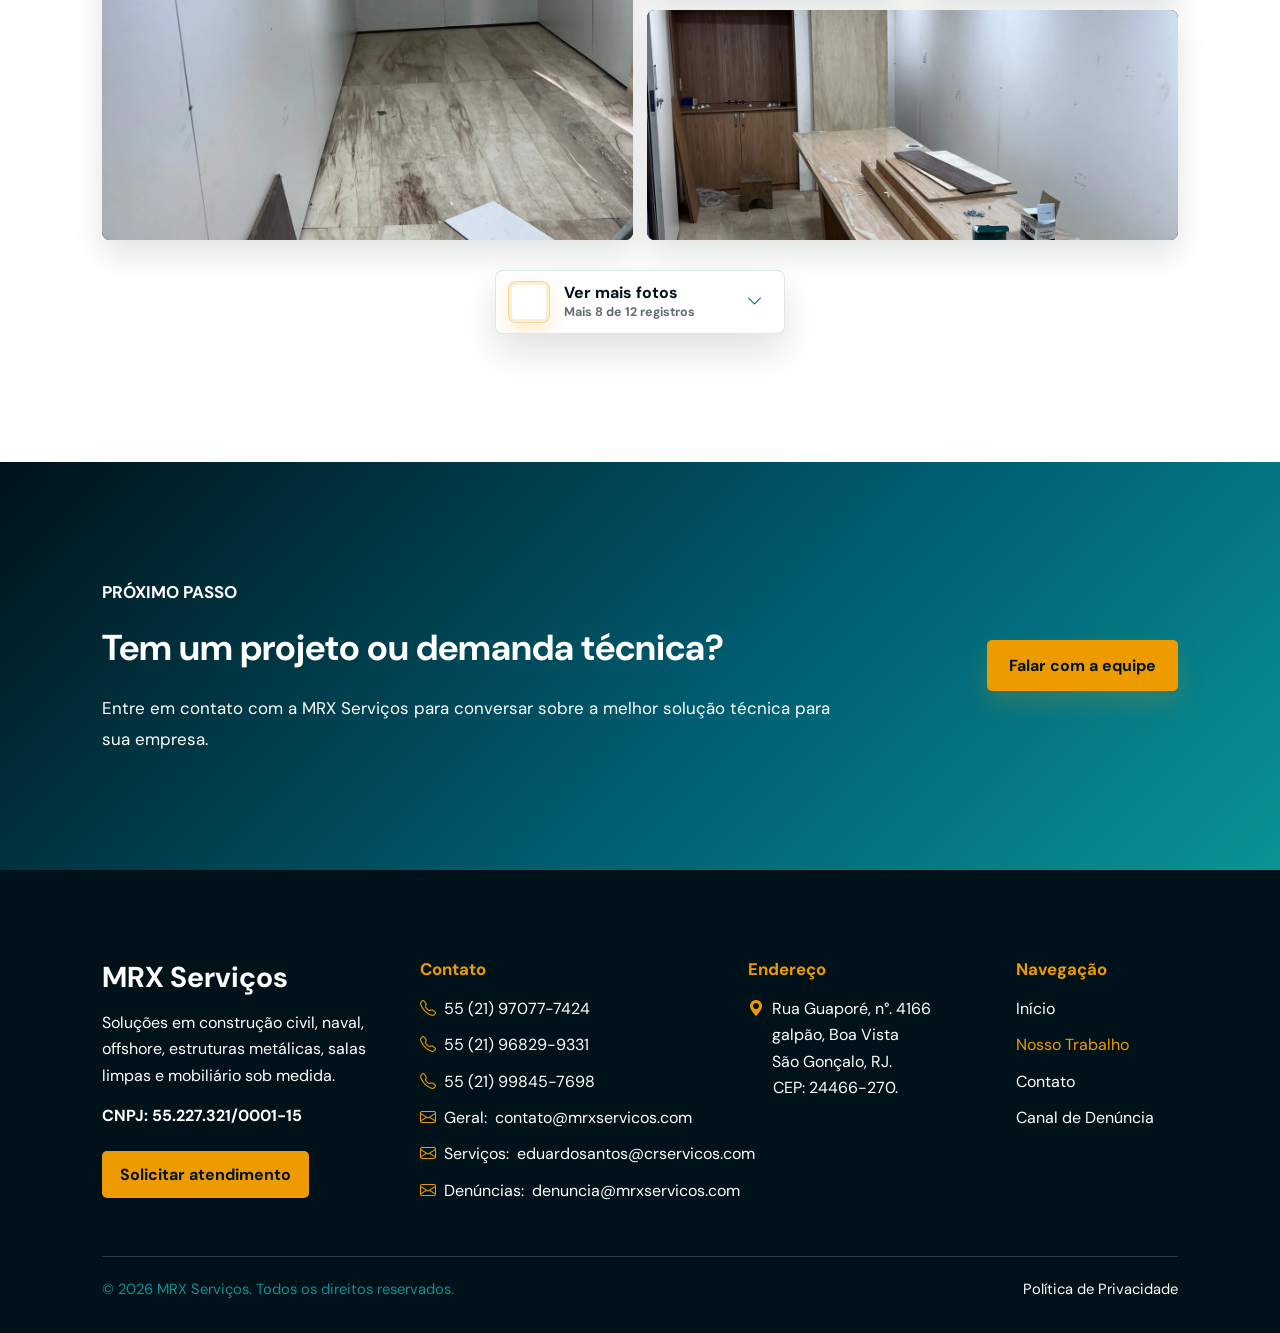
<file: nosso-trabalho.html>
<!DOCTYPE html>
<html lang="pt-BR">
<head>
    <meta charset="UTF-8">
    <meta name="viewport" content="width=device-width, initial-scale=1.0">
    <meta name="description" content="Conheça a atuação da MRX Serviços em construção civil, naval, offshore, estruturas metálicas, salas limpas, mobiliário sob medida e restauração.">
    <meta property="og:title" content="Nosso Trabalho | MRX Serviços">
    <meta property="og:description" content="Veja áreas de atuação, serviços e registros de trabalhos da MRX Serviços.">
    <meta property="og:type" content="website">
    <meta property="og:locale" content="pt_BR">
    <meta property="og:site_name" content="MRX Serviços">
    <meta property="og:url" content="https://www.mrxservicos.com/nosso-trabalho.html">
    <meta name="twitter:card" content="summary_large_image">
    <meta name="theme-color" content="#005F73">
    <link rel="canonical" href="https://www.mrxservicos.com/nosso-trabalho.html">
    <link rel="icon" type="image/webp" href="img/Icon/Favcon.webp">
    <link rel="apple-touch-icon" href="img/Icon/Favcon.webp">
    <link rel="preload" as="image" href="img/Vista-area.webp">
    <link rel="preconnect" href="https://cdn.jsdelivr.net" crossorigin>
    <link rel="preconnect" href="https://fonts.googleapis.com">
    <link rel="preconnect" href="https://fonts.gstatic.com" crossorigin>
    <link rel="stylesheet" href="https://fonts.googleapis.com/css2?family=DM+Sans:wght@400;500;700&display=swap">
    <link rel="stylesheet" href="https://cdn.jsdelivr.net/npm/bootstrap-icons@1.11.1/font/bootstrap-icons.css">
    <link rel="stylesheet" href="css/cabecalho.css">
    <link rel="stylesheet" href="css/sobre.css">

    <title>Nosso Trabalho | MRX Serviços</title>
</head>
<body>
    <header id="cabecalho">
        <a class="logo" href="index.html" aria-label="MRX Serviços - Início">
            <img src="img/Icon/Logo.webp" alt="MRX Serviços" width="1536" height="864">
        </a>
        <button class="botao-menu" type="button" aria-label="Abrir menu" aria-controls="menuPrincipal" aria-expanded="false">
            <span></span>
            <span></span>
            <span></span>
        </button>
        <nav class="menu" aria-label="Navegação principal">
            <ul id="menuPrincipal">
                <li><a href="index.html">INÍCIO</a></li>
                <li><a href="nosso-trabalho.html" aria-current="page">NOSSO TRABALHO</a></li>
                <li><a href="contato.html">CONTATO</a></li>
                <li><a href="denuncia.html">CANAL DE DENÚNCIA</a></li>
            </ul>
        </nav>
    </header>

    <main>
        <section class="hero-trabalho">
            <div>
                <p class="subtitulo">Nosso Trabalho</p>
                <h1>Execução técnica para ambientes industriais, marítimos e corporativos</h1>
                <p>A MRX Serviços atua em construção civil, naval, offshore, estruturas metálicas, salas limpas e mobiliário sob medida, com soluções planejadas para cada necessidade operacional.</p>
            </div>
        </section>

        <section class="intro-trabalho">
            <div class="texto-intro">
                <p class="subtitulo">Como atuamos</p>
                <h2>Soluções planejadas para cada tipo de projeto</h2>
                <p>Nosso trabalho começa pela compreensão da necessidade do cliente. A partir disso, indicamos caminhos para execução, manutenção, restauração ou fabricação, considerando segurança, organização e qualidade na entrega.</p>
                <p>Atendemos demandas comerciais e industriais em ambientes que exigem cuidado técnico, adaptação, cumprimento de processos e responsabilidade na execução.</p>
            </div>

            <div class="lista-atuacao">
                <div><i class="bi bi-check-circle"></i> Construção, manutenção e restauração civil</div>
                <div><i class="bi bi-check-circle"></i> Serviços naval e offshore</div>
                <div><i class="bi bi-check-circle"></i> Estruturas metálicas para ambientes técnicos</div>
                <div><i class="bi bi-check-circle"></i> Salas limpas e ambientes controlados</div>
                <div><i class="bi bi-check-circle"></i> Fabricação de mobiliário técnico sob medida</div>
            </div>
        </section>

        <section class="servicos-detalhados">
            <div class="cabecalho-secao">
                <p class="subtitulo">Áreas de atuação</p>
                <h2>Serviços desenvolvidos pela MRX</h2>
            </div>

            <div class="grade-servicos">
                <article>
                    <i class="bi bi-building"></i>
                    <h3>Construção Civil</h3>
                    <p>Serviços de execução, reforma, manutenção e restauração para estruturas comerciais e industriais.</p>
                </article>
                <article>
                    <i class="bi bi-water"></i>
                    <h3>Naval e Offshore</h3>
                    <p>Atuação em ambientes operacionais que exigem planejamento, segurança e adequação técnica.</p>
                </article>
                <article>
                    <i class="bi bi-grid-3x3-gap"></i>
                    <h3>Estruturas Metálicas</h3>
                    <p>Fabricação, montagem e manutenção de estruturas metálicas para diferentes aplicações técnicas.</p>
                </article>
                <article>
                    <i class="bi bi-tools"></i>
                    <h3>Mobiliário e Salas Limpas</h3>
                    <p>Soluções sob medida para ambientes controlados, áreas técnicas e necessidades específicas.</p>
                </article>
            </div>
        </section>

        <section class="mostruario">
            <div class="cabecalho-secao">
                <p class="subtitulo">Mostruário</p>
                <h2>Registros de execução e acabamento</h2>
                <p>Uma visão rápida de serviços realizados pela equipe, com foco em restauração, manutenção, organização de obra e entrega técnica.</p>
            </div>

            <div class="grade-mostruario">
                <article class="item-mostruario destaque">
                    <img src="img/Naval-offshore.webp" alt="Registro de serviço naval e offshore executado pela MRX Serviços" loading="lazy" decoding="async" width="1280" height="960">
                    <div>
                        <span>Execução em campo</span>
                        <h3>Serviços técnicos realizados com planejamento e cuidado no acabamento</h3>
                    </div>
                </article>

                <article class="item-mostruario">
                    <img src="img/Construção-Civil.webp" alt="Registro de construção civil, restauração e acabamento" loading="lazy" decoding="async" width="1280" height="960">
                    <div>
                        <span>Restauração</span>
                        <h3>Correções, recuperação e melhoria de áreas existentes</h3>
                    </div>
                </article>

                <article class="item-mostruario">
                    <img src="img/Operação-industrial.webp" alt="Registro de operação industrial atendida pela equipe" loading="lazy" decoding="async" width="1280" height="960">
                    <div>
                        <span>Manutenção</span>
                        <h3>Atendimento a demandas técnicas de conservação e reparo</h3>
                    </div>
                </article>

                <article class="item-mostruario">
                    <img src="img/Logistica-e-porto.webp" alt="Registro de logística e porto atendido pela MRX Serviços" loading="lazy" decoding="async" width="1280" height="960">
                    <div>
                        <span>Entrega técnica</span>
                        <h3>Organização, acabamento e revisão do serviço executado</h3>
                    </div>
                </article>

                <article class="item-mostruario">
                    <img src="img/Manofatura.webp" alt="Registro de manufatura e acabamento técnico executado pela MRX Serviços" loading="lazy" decoding="async" width="2048" height="1365">
                    <div>
                        <span>Manufatura</span>
                        <h3>Produção, ajuste e acabamento de soluções sob medida</h3>
                    </div>
                </article>
            </div>
        </section>

        <section class="antes-depois">
            <div class="cabecalho-secao">
                <p class="subtitulo">Antes e depois</p>
                <h2>Transformação do trabalho executado</h2>
                <p>Um exemplo visual do cuidado aplicado nos serviços de restauração, manutenção e acabamento.</p>
            </div>

            <div class="comparativo">
                <article class="foto-comparativo">
                    <span>Antes</span>
                    <img src="img/Antes-Depois/Antes-1.webp" alt="Registro antes da execução do serviço" loading="lazy" decoding="async" width="1280" height="960">
                </article>

                <article class="foto-comparativo">
                    <span>Depois</span>
                    <img src="img/Antes-Depois/Depois-1.webp" alt="Registro depois da execução do serviço" loading="lazy" decoding="async" width="1200" height="1600">
                </article>
            </div>

            <div class="descricao-obra">
                <p class="subtitulo">Descrição da obra</p>
                <h3>Restauração e acabamento técnico</h3>
                <p>Serviço realizado para recuperar a área, melhorar o acabamento e entregar um ambiente mais organizado, funcional e adequado ao uso do cliente.</p>
            </div>
        </section>

        <section class="galeria-trabalhos">
            <div class="cabecalho-secao">
                <p class="subtitulo">Galeria</p>
                <h2>Registros dos trabalhos</h2>
                <p>Fotos reais de obras, restaurações, manutenções e serviços executados pela equipe em campo.</p>
            </div>

            <div class="grade-galeria" id="gradeGaleria">
                <figure class="item-galeria">
                    <img src="img/galeria/gf.webp" alt="Registro de serviço executado pela MRX Serviços" loading="lazy" decoding="async" width="960" height="1280">
                    <figcaption>Registro técnico</figcaption>
                </figure>
                <figure class="item-galeria">
                    <img src="img/galeria/WhatsApp Image 2026-05-20 at 14.32.57.webp" alt="Registro de obra e manutenção executada pela equipe" loading="lazy" decoding="async" width="1280" height="960">
                    <figcaption>Execução em campo</figcaption>
                </figure>
                <figure class="item-galeria">
                    <img src="img/galeria/WhatsApp Image 2026-05-20 at 14.33.19.webp" alt="Detalhe de trabalho de restauração e acabamento" loading="lazy" decoding="async" width="1280" height="960">
                    <figcaption>Restauração</figcaption>
                </figure>
                <figure class="item-galeria">
                    <img src="img/galeria/WhatsApp Image 2026-05-20 at 14.37.48.webp" alt="Registro de serviço industrial executado pela MRX Serviços" loading="lazy" decoding="async" width="1280" height="960">
                    <figcaption>Serviço industrial</figcaption>
                </figure>
                <figure class="item-galeria foto-extra">
                    <img src="img/galeria/WhatsApp Image 2026-05-20 at 14.37.48k.webp" alt="Área de trabalho após intervenção técnica" loading="lazy" decoding="async" width="1280" height="960">
                    <figcaption>Acabamento</figcaption>
                </figure>
                <figure class="item-galeria foto-extra">
                    <img src="img/galeria/WhatsApp Image 2026-05-20 at 14.45.05.webp" alt="Registro de manutenção realizada pela equipe" loading="lazy" decoding="async" width="1280" height="960">
                    <figcaption>Manutenção</figcaption>
                </figure>
                <figure class="item-galeria foto-extra">
                    <img src="img/galeria/WhatsApp Image 2026-05-20 at 14.46.30.webp" alt="Registro vertical de trabalho executado em ambiente técnico" loading="lazy" decoding="async" width="1200" height="1600">
                    <figcaption>Ambiente técnico</figcaption>
                </figure>
                <figure class="item-galeria foto-extra">
                    <img src="img/galeria/WhatsApp Image 2026-05-20 at 14.48.06.webp" alt="Detalhe de execução de serviço pela MRX Serviços" loading="lazy" decoding="async" width="1200" height="1600">
                    <figcaption>Detalhe de execução</figcaption>
                </figure>
                <figure class="item-galeria foto-extra">
                    <img src="img/galeria/WhatsApp Image 2026-05-20 at 14.49.48.webp" alt="Registro de área atendida pela equipe" loading="lazy" decoding="async" width="1280" height="960">
                    <figcaption>Área atendida</figcaption>
                </figure>
                <figure class="item-galeria foto-extra">
                    <img src="img/galeria/WhatsApp Image 2026-05-20 at 14.49.49.webp" alt="Registro vertical de obra e acabamento" loading="lazy" decoding="async" width="960" height="1280">
                    <figcaption>Obra e acabamento</figcaption>
                </figure>
                <figure class="item-galeria foto-extra">
                    <img src="img/galeria/WhatsApp Image 2026-05-20 at 14.49.50.webp" alt="Registro de serviço de restauração em andamento" loading="lazy" decoding="async" width="960" height="1280">
                    <figcaption>Restauração em andamento</figcaption>
                </figure>
                <figure class="item-galeria foto-extra">
                    <img src="img/galeria/WhatsApp Image 2026-05-20 at 14.51.06.webp" alt="Registro final de trabalho executado pela MRX Serviços" loading="lazy" decoding="async" width="960" height="1280">
                    <figcaption>Entrega final</figcaption>
                </figure>
            </div>

            <button class="botao-galeria" type="button" id="botaoGaleria" aria-expanded="false" aria-controls="gradeGaleria">
                <span class="icone-galeria" aria-hidden="true">
                    <span class="icone-galeria-animado"></span>
                </span>
                <span class="texto-botao-galeria">
                    <strong>Ver mais fotos</strong>
                    <small>Mostrar todos os registros</small>
                </span>
                <span class="seta-galeria" aria-hidden="true"><i class="bi bi-chevron-down"></i></span>
            </button>
        </section>
        <section class="chamada-trabalho">
            <div>
                <p class="subtitulo">Próximo passo</p>
                <h2>Tem um projeto ou demanda técnica?</h2>
                <p>Entre em contato com a MRX Serviços para conversar sobre a melhor solução técnica para sua empresa.</p>
            </div>
            <a href="contato.html">Falar com a equipe</a>
        </section>
    </main>

    <footer class="rodape">
        <div class="rodape-principal">
            <div class="rodape-marca">
                <h2>MRX Serviços</h2>
                <p>Soluções em construção civil, naval, offshore, estruturas metálicas, salas limpas e mobiliário sob medida.</p>
                <p class="cnpj-rodape">CNPJ: 55.227.321/0001-15</p>
                <a class="botao-rodape" href="contato.html">Solicitar atendimento</a>
            </div>

            <div class="rodape-coluna">
                <h3>Contato</h3>
                <ul>
                    <li><i class="bi bi-telephone"></i> <a href="tel:+5521970777424">55 (21) 97077-7424</a></li>
                    <li><i class="bi bi-telephone"></i> <a href="tel:+5521968299331">55 (21) 96829-9331</a></li>
                    <li><i class="bi bi-telephone"></i> <a href="tel:+5521998457698">55 (21) 99845-7698</a></li>
                    <li><i class="bi bi-envelope"></i> Geral: <a href="mailto:contato@mrxservicos.com">contato@mrxservicos.com</a></li>
                    <li><i class="bi bi-envelope"></i> Serviços: <a href="mailto:eduardosantos@crservicos.com">eduardosantos@crservicos.com</a></li>
                    <li><i class="bi bi-envelope"></i> Denúncias: <a href="mailto:denuncia@mrxservicos.com">denuncia@mrxservicos.com</a></li>
                </ul>
            </div>

            <div class="rodape-coluna">
                <h3>Endereço</h3>
                <p><a class="link-endereco" href="https://maps.app.goo.gl/hu8XdHGZX6GKLyWRA" target="_blank" rel="noopener noreferrer"><i class="bi bi-geo-alt-fill"></i> Rua Guaporé, n°. 4166 galpão, Boa Vista<br>São Gonçalo, RJ.</a><span class="cep-endereco">CEP: 24466-270.</span></p>
            </div>

            <div class="rodape-coluna">
                <h3>Navegação</h3>
                <ul>
                    <li><a href="index.html">Início</a></li>
                    <li><a href="nosso-trabalho.html" aria-current="page">Nosso Trabalho</a></li>
                    <li><a href="contato.html">Contato</a></li>
                    <li><a href="denuncia.html">Canal de Denúncia</a></li>
                </ul>
            </div>
        </div>

        <div class="rodape-base">
            <p>© 2026 MRX Serviços. Todos os direitos reservados.</p>
            <a href="privacidade.html">Política de Privacidade</a>
        </div>
    </footer>

    <script src="js/site.js" defer></script>
</body>
</html>
</file>
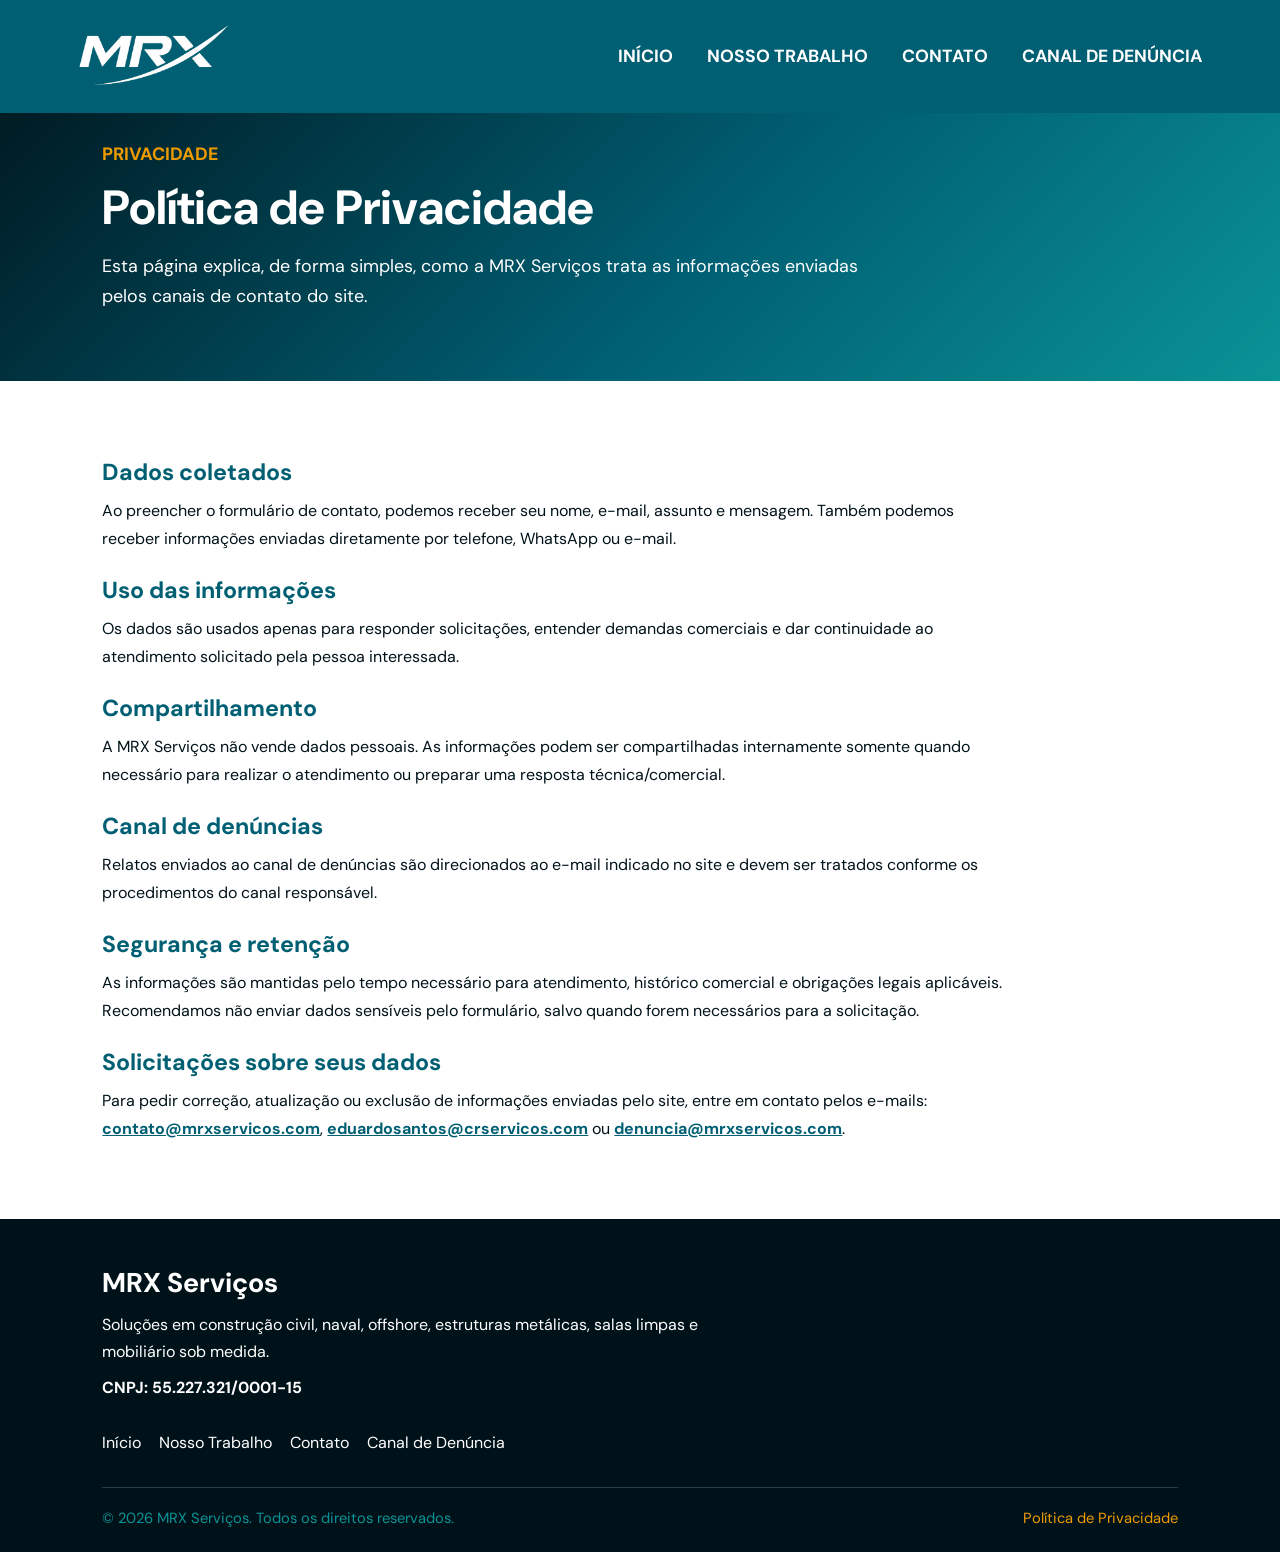
<file: privacidade.html>
<!DOCTYPE html>
<html lang="pt-BR">
<head>
    <meta charset="UTF-8">
    <meta name="viewport" content="width=device-width, initial-scale=1.0">
    <meta name="description" content="Política de Privacidade da MRX Serviços sobre o uso de dados enviados pelo formulário de contato e canais de atendimento.">
    <meta property="og:title" content="Política de Privacidade | MRX Serviços">
    <meta property="og:description" content="Entenda como a MRX Serviços utiliza dados enviados pelos canais de contato.">
    <meta property="og:type" content="website">
    <meta property="og:locale" content="pt_BR">
    <meta property="og:site_name" content="MRX Serviços">
    <meta property="og:url" content="https://www.mrxservicos.com/privacidade.html">
    <meta name="twitter:card" content="summary">
    <meta name="theme-color" content="#005F73">
    <link rel="canonical" href="https://www.mrxservicos.com/privacidade.html">
    <link rel="icon" type="image/webp" href="img/Icon/Favcon.webp">
    <link rel="apple-touch-icon" href="img/Icon/Favcon.webp">
    <link rel="preconnect" href="https://cdn.jsdelivr.net" crossorigin>
    <link rel="preconnect" href="https://fonts.googleapis.com">
    <link rel="preconnect" href="https://fonts.gstatic.com" crossorigin>
    <link rel="stylesheet" href="https://fonts.googleapis.com/css2?family=DM+Sans:wght@400;500;700&display=swap">
    <link rel="stylesheet" href="https://cdn.jsdelivr.net/npm/bootstrap-icons@1.11.1/font/bootstrap-icons.css">
    <link rel="stylesheet" href="css/cabecalho.css">
    <link rel="stylesheet" href="css/privacidade.css">

    <title>Política de Privacidade | MRX Serviços</title>
</head>
<body>
    <header id="cabecalho">
        <a class="logo" href="index.html" aria-label="MRX Serviços - Início">
            <img src="img/Icon/Logo.webp" alt="MRX Serviços" width="1536" height="864">
        </a>
        <button class="botao-menu" type="button" aria-label="Abrir menu" aria-controls="menuPrincipal" aria-expanded="false">
            <span></span>
            <span></span>
            <span></span>
        </button>
        <nav class="menu" aria-label="Navegação principal">
            <ul id="menuPrincipal">
                <li><a href="index.html">INÍCIO</a></li>
                <li><a href="nosso-trabalho.html">NOSSO TRABALHO</a></li>
                <li><a href="contato.html">CONTATO</a></li>
                <li><a href="denuncia.html">CANAL DE DENÚNCIA</a></li>
            </ul>
        </nav>
    </header>

    <main>
        <section class="hero-politica">
            <div>
                <p class="subtitulo">Privacidade</p>
                <h1>Política de Privacidade</h1>
                <p>Esta página explica, de forma simples, como a MRX Serviços trata as informações enviadas pelos canais de contato do site.</p>
            </div>
        </section>

        <section class="conteudo-politica">
            <article>
                <h2>Dados coletados</h2>
                <p>Ao preencher o formulário de contato, podemos receber seu nome, e-mail, assunto e mensagem. Também podemos receber informações enviadas diretamente por telefone, WhatsApp ou e-mail.</p>
            </article>

            <article>
                <h2>Uso das informações</h2>
                <p>Os dados são usados apenas para responder solicitações, entender demandas comerciais e dar continuidade ao atendimento solicitado pela pessoa interessada.</p>
            </article>

            <article>
                <h2>Compartilhamento</h2>
                <p>A MRX Serviços não vende dados pessoais. As informações podem ser compartilhadas internamente somente quando necessário para realizar o atendimento ou preparar uma resposta técnica/comercial.</p>
            </article>

            <article>
                <h2>Canal de denúncias</h2>
                <p>Relatos enviados ao canal de denúncias são direcionados ao e-mail indicado no site e devem ser tratados conforme os procedimentos do canal responsável.</p>
            </article>

            <article>
                <h2>Segurança e retenção</h2>
                <p>As informações são mantidas pelo tempo necessário para atendimento, histórico comercial e obrigações legais aplicáveis. Recomendamos não enviar dados sensíveis pelo formulário, salvo quando forem necessários para a solicitação.</p>
            </article>

            <article>
                <h2>Solicitações sobre seus dados</h2>
                <p>Para pedir correção, atualização ou exclusão de informações enviadas pelo site, entre em contato pelos e-mails: <a href="mailto:contato@mrxservicos.com">contato@mrxservicos.com</a>, <a href="mailto:eduardosantos@crservicos.com">eduardosantos@crservicos.com</a> ou <a href="mailto:denuncia@mrxservicos.com">denuncia@mrxservicos.com</a>.</p>
            </article>
        </section>
    </main>

    <footer class="rodape">
        <div class="rodape-marca">
            <h2>MRX Serviços</h2>
            <p>Soluções em construção civil, naval, offshore, estruturas metálicas, salas limpas e mobiliário sob medida.</p>
            <p class="cnpj-rodape">CNPJ: 55.227.321/0001-15</p>
        </div>

        <div class="rodape-links">
            <a href="index.html">Início</a>
            <a href="nosso-trabalho.html">Nosso Trabalho</a>
            <a href="contato.html">Contato</a>
            <a href="denuncia.html">Canal de Denúncia</a>
        </div>

        <div class="rodape-base">
            <p>© 2026 MRX Serviços. Todos os direitos reservados.</p>
            <a href="privacidade.html" aria-current="page">Política de Privacidade</a>
        </div>
    </footer>

    <script src="js/site.js" defer></script>
</body>
</html>
</file>
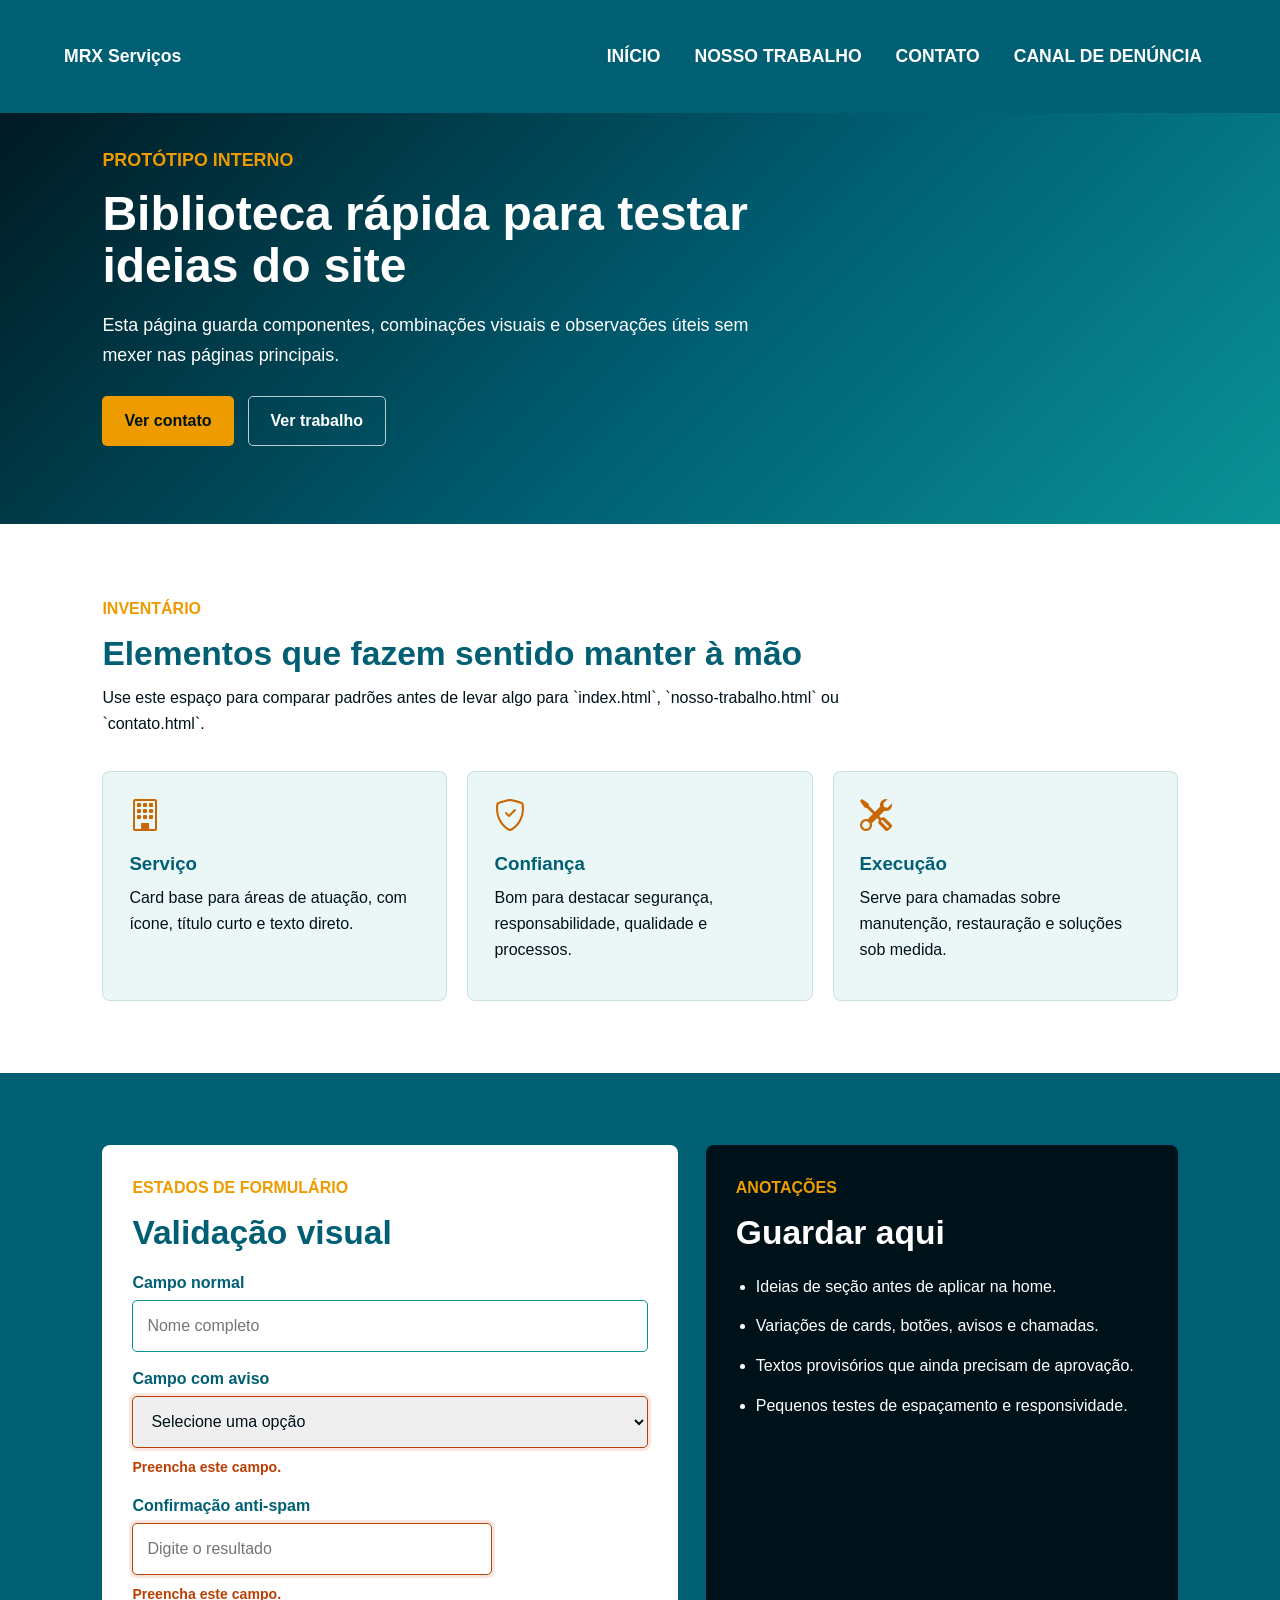
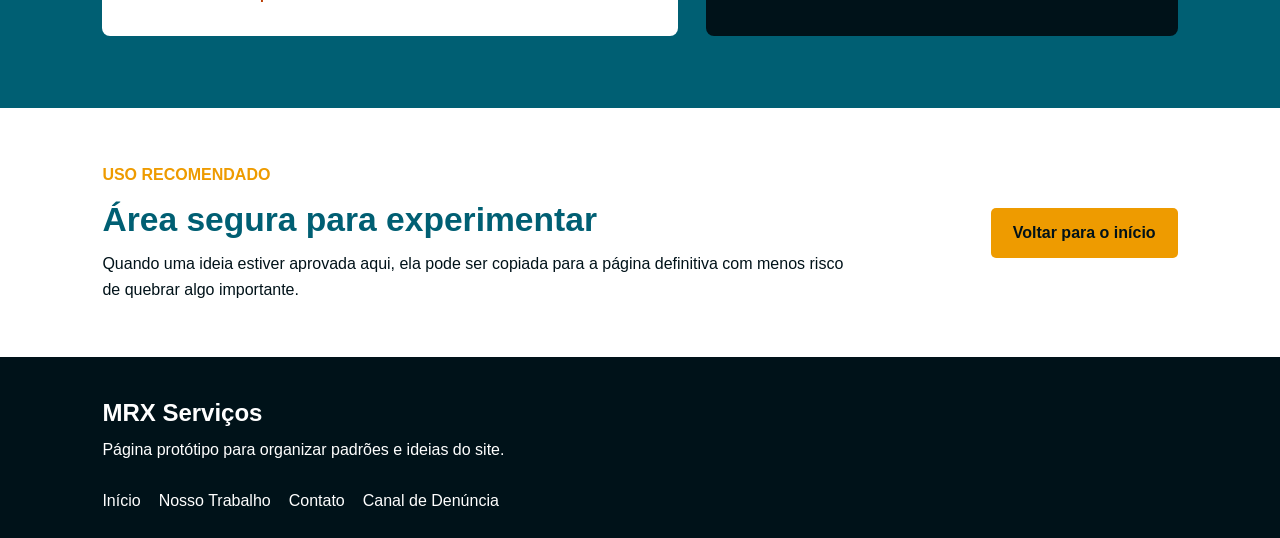
<file: nao-producao/prototipo.html>
﻿<!DOCTYPE html>
<html lang="pt-BR">
<head>
    <meta charset="UTF-8">
    <meta name="viewport" content="width=device-width, initial-scale=1.0">
    <meta name="description" content="Página protótipo da MRX Serviços para organizar componentes, ideias e padrões visuais do site.">
    <meta name="robots" content="noindex, nofollow">
    <meta name="theme-color" content="#005F73">
    <link rel="preconnect" href="https://cdn.jsdelivr.net" crossorigin>
    <link rel="preconnect" href="https://fonts.googleapis.com">
    <link rel="preconnect" href="https://fonts.gstatic.com" crossorigin>
    <link rel="stylesheet" href="https://cdn.jsdelivr.net/npm/bootstrap-icons@1.11.1/font/bootstrap-icons.css">
    <link rel="stylesheet" href="../css/cabecalho.css">
    <link rel="stylesheet" href="css/prototipo.css">

    <title>Protótipo | MRX Serviços</title>
</head>
<body>
    <header id="cabecalho">
        <div class="logo">
            MRX Serviços
        </div>
        <nav class="menu" aria-label="Navegação principal">
            <ul>
                <li><a href="../index.html">INÍCIO</a></li>
                <li><a href="../nosso-trabalho.html">NOSSO TRABALHO</a></li>
                <li><a href="../contato.html">CONTATO</a></li>
                <li><a href="../denuncia.html">CANAL DE DENÚNCIA</a></li>
            </ul>
        </nav>
    </header>

    <main>
        <section class="hero-prototipo">
            <div>
                <p class="subtitulo">Protótipo interno</p>
                <h1>Biblioteca rápida para testar ideias do site</h1>
                <p>Esta página guarda componentes, combinações visuais e observações úteis sem mexer nas páginas principais.</p>
                <div class="acoes-prototipo">
                    <a class="botao primario" href="../contato.html">Ver contato</a>
                    <a class="botao secundario" href="../nosso-trabalho.html">Ver trabalho</a>
                </div>
            </div>
        </section>

        <section class="painel-prototipo">
            <div class="cabecalho-secao">
                <p class="subtitulo">Inventário</p>
                <h2>Elementos que fazem sentido manter à mão</h2>
                <p>Use este espaço para comparar padrões antes de levar algo para `index.html`, `nosso-trabalho.html` ou `contato.html`.</p>
            </div>

            <div class="grade-componentes">
                <article class="card-componente">
                    <i class="bi bi-building"></i>
                    <h3>Serviço</h3>
                    <p>Card base para áreas de atuação, com ícone, título curto e texto direto.</p>
                </article>
                <article class="card-componente">
                    <i class="bi bi-shield-check"></i>
                    <h3>Confiança</h3>
                    <p>Bom para destacar segurança, responsabilidade, qualidade e processos.</p>
                </article>
                <article class="card-componente">
                    <i class="bi bi-tools"></i>
                    <h3>Execução</h3>
                    <p>Serve para chamadas sobre manutenção, restauração e soluções sob medida.</p>
                </article>
            </div>
        </section>

        <section class="duas-colunas">
            <div class="bloco-claro">
                <p class="subtitulo">Estados de formulário</p>
                <h2>Validação visual</h2>
                <form class="formulario-demo" aria-label="Demonstração visual de campos">
                    <div class="campo-demo">
                        <label for="demoNome">Campo normal</label>
                        <input type="text" id="demoNome" placeholder="Nome completo">
                    </div>
                    <div class="campo-demo erro">
                        <label for="demoTipo">Campo com aviso</label>
                        <select id="demoTipo">
                            <option>Selecione uma opção</option>
                        </select>
                        <p>Preencha este campo.</p>
                    </div>
                    <div class="campo-demo compacto erro">
                        <label for="demoCaptcha">Confirmação anti-spam</label>
                        <input type="number" id="demoCaptcha" placeholder="Digite o resultado">
                        <p>Preencha este campo.</p>
                    </div>
                </form>
            </div>

            <div class="bloco-escuro">
                <p class="subtitulo">Anotações</p>
                <h2>Guardar aqui</h2>
                <ul class="lista-notas">
                    <li>Ideias de seção antes de aplicar na home.</li>
                    <li>Variações de cards, botões, avisos e chamadas.</li>
                    <li>Textos provisórios que ainda precisam de aprovação.</li>
                    <li>Pequenos testes de espaçamento e responsividade.</li>
                </ul>
            </div>
        </section>

        <section class="faixa-decisao">
            <div>
                <p class="subtitulo">Uso recomendado</p>
                <h2>Área segura para experimentar</h2>
                <p>Quando uma ideia estiver aprovada aqui, ela pode ser copiada para a página definitiva com menos risco de quebrar algo importante.</p>
            </div>
            <a href="../index.html">Voltar para o início</a>
        </section>
    </main>

    <footer class="rodape">
        <div class="rodape-marca">
            <h2>MRX Serviços</h2>
            <p>Página protótipo para organizar padrões e ideias do site.</p>
        </div>

        <div class="rodape-links">
            <a href="../index.html">Início</a>
            <a href="../nosso-trabalho.html">Nosso Trabalho</a>
            <a href="../contato.html">Contato</a>
            <a href="../denuncia.html">Canal de Denúncia</a>
        </div>
    </footer>

    <script src="../js/site.js" defer></script>
</body>
</html>
</file>
<file: css/cabecalho.css>
:root {
    --preto-profundo: #001219;
    --azul-petroleo: #005F73;
    --azul-claro: #0A9396;
    --amarelo: #EE9B00;
    --laranja: #CA6702;
    --terracota: #BB3E03;
    --branco: #ffffff;
}

html {
    scroll-behavior: smooth;
    scrollbar-color: var(--amarelo) var(--preto-profundo);
    scrollbar-width: thin;
}

::-webkit-scrollbar {
    width: 10px;
}

::-webkit-scrollbar-track {
    background: var(--preto-profundo);
}

::-webkit-scrollbar-thumb {
    border: 2px solid var(--preto-profundo);
    border-radius: 999px;
    background: var(--amarelo);
}

::-webkit-scrollbar-thumb:hover {
    background: var(--laranja);
}

::selection {
    background: var(--amarelo);
    color: var(--preto-profundo);
}

body {
    font-family: "DM Sans", sans-serif;
    margin: 0;
    padding: 0;
    -webkit-tap-highlight-color: transparent;
}

body.menu-aberto {
    overflow: hidden;
}

button,
a,
input,
select,
textarea,
label {
    -webkit-tap-highlight-color: transparent;
}

img.fade-imagem {
    opacity: 0;
    transition: opacity 0.65s ease, filter 0.45s ease, transform 0.45s ease;
}

img.fade-imagem.imagem-carregada {
    opacity: 1;
}

.bi {
    display: inline-block;
    transform-origin: center;
    will-change: transform;
}

.card-servico:hover .bi-building,
.grade-servicos article:hover .bi-building {
    animation: iconeObra 0.72s cubic-bezier(0.16, 1, 0.3, 1);
}

.card-servico:hover .bi-water,
.grade-servicos article:hover .bi-water {
    animation: iconeOnda 0.78s ease-in-out;
}

.card-servico:hover .bi-grid-3x3-gap,
.grade-servicos article:hover .bi-grid-3x3-gap {
    animation: iconeGrade 0.72s ease;
}

.card-servico:hover .bi-tools,
.grade-servicos article:hover .bi-tools {
    animation: iconeFerramenta 0.76s ease;
}

.diferencial:hover .bi,
.lista-atuacao div:hover .bi,
.resumo-denuncia article:hover .bi,
.grade-orientacoes article:hover .bi,
.card-contato:hover > .bi {
    animation: iconePulso 0.66s ease;
}

.card-contato:hover > .bi-telephone {
    animation: iconeTelefone 0.62s ease;
}

.card-contato:hover > .bi-envelope {
    animation: iconeEnvelope 0.68s ease;
}

.card-contato:hover > .bi-geo-alt-fill {
    animation: iconePino 0.72s ease;
}

a:hover .bi-telephone,
.rodape-coluna li:hover > .bi-telephone {
    animation: iconeTelefone 0.62s ease;
}

a:hover .bi-envelope,
a:hover .bi-envelope-check,
button:hover .bi-envelope,
label:hover .bi-envelope,
.rodape-coluna li:hover > .bi-envelope {
    animation: iconeEnvelope 0.68s ease;
}

a:hover .bi-whatsapp,
button:hover .bi-whatsapp,
label:hover .bi-whatsapp {
    animation: iconePulso 0.66s ease;
}

a:hover .bi-geo-alt-fill,
.link-endereco:hover .bi-geo-alt-fill {
    animation: iconePino 0.72s ease;
}

a:hover .bi-paperclip,
button:hover .bi-paperclip,
label:hover .bi-paperclip {
    animation: iconeClipe 0.72s ease;
}

.aviso-privacidade:hover .bi-lock {
    animation: iconeCadeado 0.68s ease;
}

a:hover .bi-exclamation-triangle,
button:hover .bi-exclamation-triangle,
.denuncia:hover .bi-exclamation-triangle {
    animation: iconeAlerta 0.58s ease;
}

button:hover .bi-chevron-left,
button:hover .bi-chevron-right,
button:hover .bi-chevron-down,
.botao-galeria:hover .bi-chevron-down {
    animation: iconeSeta 0.62s ease;
}

.botao-topo:hover .bi-arrow-up {
    animation: iconeTopo 0.64s ease;
}

button:hover .bi-x-lg,
.fechar-lightbox:hover .bi-x-lg,
.fechar-confirmacao:hover .bi-x-lg {
    animation: iconeFechar 0.58s ease;
}

@keyframes iconeObra {
    0%, 100% {
        transform: translateY(0) scale(1);
    }

    42% {
        transform: translateY(-5px) scale(1.08);
    }

    70% {
        transform: translateY(1px) scale(0.98);
    }
}

@keyframes iconeOnda {
    0%, 100% {
        transform: translateX(0) rotate(0);
    }

    25% {
        transform: translateX(-3px) rotate(-5deg);
    }

    55% {
        transform: translateX(3px) rotate(5deg);
    }

    78% {
        transform: translateX(-1px) rotate(-2deg);
    }
}

@keyframes iconeGrade {
    0%, 100% {
        transform: scale(1) rotate(0);
    }

    48% {
        transform: scale(1.08) rotate(6deg);
    }

    72% {
        transform: scale(0.98) rotate(-2deg);
    }
}

@keyframes iconeFerramenta {
    0%, 100% {
        transform: rotate(0) scale(1);
    }

    25% {
        transform: rotate(-14deg) scale(1.06);
    }

    55% {
        transform: rotate(12deg) scale(1.06);
    }

    78% {
        transform: rotate(-4deg) scale(1.02);
    }
}

@keyframes iconePulso {
    0%, 100% {
        transform: scale(1);
    }

    45% {
        transform: scale(1.14);
    }

    72% {
        transform: scale(0.98);
    }
}

@keyframes iconeTelefone {
    0%, 100% {
        transform: rotate(0) scale(1);
    }

    18%, 54% {
        transform: rotate(-12deg) scale(1.08);
    }

    36%, 72% {
        transform: rotate(12deg) scale(1.08);
    }
}

@keyframes iconeEnvelope {
    0%, 100% {
        transform: translateX(0);
    }

    42% {
        transform: translateX(5px);
    }

    68% {
        transform: translateX(-2px);
    }
}

@keyframes iconePino {
    0%, 100% {
        transform: translateY(0);
    }

    36% {
        transform: translateY(-5px);
    }

    58% {
        transform: translateY(2px);
    }
}

@keyframes iconeClipe {
    0%, 100% {
        transform: rotate(0) translateY(0);
    }

    40% {
        transform: rotate(-10deg) translateY(-2px);
    }

    70% {
        transform: rotate(6deg) translateY(1px);
    }
}

@keyframes iconeCadeado {
    0%, 100% {
        transform: translateY(0) scale(1);
    }

    32% {
        transform: translateY(-2px) scale(1.08);
    }

    58% {
        transform: translateY(1px) scale(0.98);
    }
}

@keyframes iconeAlerta {
    0%, 100% {
        transform: rotate(0);
    }

    22% {
        transform: rotate(-8deg);
    }

    48% {
        transform: rotate(8deg);
    }

    72% {
        transform: rotate(-3deg);
    }
}

@keyframes iconeSeta {
    0%, 100% {
        transform: translateX(0);
    }

    45% {
        transform: translateX(4px);
    }

    70% {
        transform: translateX(-1px);
    }
}

@keyframes iconeTopo {
    0%, 100% {
        transform: translateY(0);
    }

    42% {
        transform: translateY(-5px);
    }

    68% {
        transform: translateY(1px);
    }
}

@keyframes iconeFechar {
    0%, 100% {
        transform: rotate(0) scale(1);
    }

    48% {
        transform: rotate(90deg) scale(1.08);
    }
}

a:focus-visible,
button:focus-visible,
input:focus-visible,
select:focus-visible,
textarea:focus-visible {
    outline: 3px solid rgba(238, 155, 0, 0.55);
    outline-offset: 3px;
}

a:focus:not(:focus-visible),
button:focus:not(:focus-visible),
input:focus:not(:focus-visible),
select:focus:not(:focus-visible),
textarea:focus:not(:focus-visible) {
    outline: none;
}

#cabecalho {
    display: flex;
    align-items: center;
    justify-content: space-between;
    font-weight: 700;
    position: sticky;
    top: 0;
    z-index: 10;
    background: transparent;
    font-size: 1.1em;
    color: var(--branco);
    padding: 24px clamp(28px, 5vw, 76px);
    text-align: center;
    transition:
        background-color 0.45s ease,
        backdrop-filter 0.45s ease,
        border-color 0.45s ease,
        box-shadow 0.45s ease,
        padding 0.45s ease,
        font-size 0.45s ease;
    border-bottom: 1px solid transparent;
    -webkit-user-select: none;
    user-select: none;
}

#cabecalho .logo {
    display: inline-flex;
    align-items: center;
    flex: 0 0 auto;
    width: 178px;
    height: 64px;
    overflow: visible;
    transition: transform 0.35s ease, filter 0.35s ease, width 0.45s ease, height 0.45s ease;
}

#cabecalho .logo img {
    width: 100%;
    height: 100%;
    display: block;
    object-fit: contain;
}

#cabecalho .logo:hover {
    filter: drop-shadow(0 10px 18px rgba(238, 155, 0, 0.16));
    transform: translateY(-1px);
}

#cabecalho .menu {
    display: flex;
}

.botao-menu {
    display: none;
    position: relative;
    z-index: 31;
    width: 46px;
    height: 46px;
    align-items: center;
    justify-content: center;
    border: 1px solid rgba(255, 255, 255, 0.22);
    border-radius: 8px;
    background: rgba(255, 255, 255, 0.08);
    color: var(--branco);
    cursor: pointer;
    transition: background 0.35s ease, border-color 0.35s ease, transform 0.35s ease;
}

.botao-menu:hover {
    border-color: rgba(238, 155, 0, 0.65);
    background: rgba(238, 155, 0, 0.12);
    transform: translateY(-1px);
}

.botao-menu span {
    position: absolute;
    width: 20px;
    height: 2px;
    border-radius: 999px;
    background: currentColor;
    transition: transform 0.32s ease, opacity 0.25s ease;
}

.botao-menu span:nth-child(1) {
    transform: translateY(-7px);
}

.botao-menu span:nth-child(3) {
    transform: translateY(7px);
}

#cabecalho.menu-aberto .botao-menu span:nth-child(1) {
    transform: rotate(45deg);
}

#cabecalho.menu-aberto .botao-menu span:nth-child(2) {
    opacity: 0;
}

#cabecalho.menu-aberto .botao-menu span:nth-child(3) {
    transform: rotate(-45deg);
}

#cabecalho ul li {
    display: inline-block;
}

#cabecalho h2,
#cabecalho p {
    margin: 10px;
}

#cabecalho ul {
    display: flex;
    align-items: center;
    gap: 6px;
    list-style-type: none;
    margin: 0;
    padding: 0;
}

#cabecalho ul li a {
    position: relative;
    display: block;
    color: var(--branco);
    text-align: center;
    padding: 12px 14px;
    text-decoration: none;
    letter-spacing: 0;
    transition: color 0.35s ease, background 0.35s ease;
}

#cabecalho ul li a::after {
    content: "";
    position: absolute;
    left: 14px;
    right: 14px;
    bottom: 7px;
    height: 2px;
    border-radius: 999px;
    background: var(--amarelo);
    transform: scaleX(0);
    transform-origin: left;
    transition: transform 0.35s ease;
}

#cabecalho ul li a:hover {
    color: var(--amarelo);
}

#cabecalho ul li a[aria-current="page"] {
    color: var(--amarelo);
}

#cabecalho ul li a:hover::after,
#cabecalho ul li a[aria-current="page"]::after {
    transform: scaleX(1);
}

#cabecalho.scrolled {
    font-size: 0.95em;
    padding: 13px clamp(28px, 5vw, 76px);
    background: rgba(0, 18, 25, 0.84);
    border-bottom-color: rgba(238, 155, 0, 0.2);
    box-shadow: 0 16px 36px rgba(0, 18, 25, 0.24);
    -webkit-backdrop-filter: blur(14px);
    backdrop-filter: blur(14px);
    position: sticky;
    top: 0;
}

#cabecalho.scrolled .logo {
    width: 158px;
    height: 56px;
}

#cabecalho.scrolled ul li a:hover{
    color: var(--amarelo);
}

.botao-topo {
    position: fixed;
    right: 22px;
    bottom: 22px;
    z-index: 25;
    width: 46px;
    height: 46px;
    display: inline-flex;
    align-items: center;
    justify-content: center;
    border: 0;
    border-radius: 50%;
    background: var(--amarelo);
    color: var(--preto-profundo);
    cursor: pointer;
    font: inherit;
    font-size: 1.15em;
    box-shadow: 0 14px 28px rgba(0, 18, 25, 0.28);
    opacity: 0;
    pointer-events: none;
    transform: translateY(12px);
    transition: opacity 0.4s ease, transform 0.4s ease, background 0.35s ease;
    -webkit-user-select: none;
    user-select: none;
}

.botao-topo.visivel {
    opacity: 1;
    pointer-events: auto;
    transform: translateY(0);
}

.botao-topo:hover {
    background: var(--laranja);
}

.controles-carrossel-mobile {
    display: none;
}

.grade-servicos,
.grade-galeria,
.informacoes-contato,
.opcoes-area,
.resumo-denuncia,
.grade-orientacoes {
    overscroll-behavior-y: auto;
}

@media (prefers-reduced-motion: reduce) {
    .bi {
        animation: none !important;
    }

}

@media (max-width: 900px) {
    #cabecalho,
    #cabecalho.scrolled {
        align-items: center;
        flex-direction: row;
        gap: 18px;
        padding: 18px 6%;
    }

    #cabecalho::before {
        content: "";
        position: fixed;
        inset: 0;
        z-index: 20;
        background: rgba(0, 18, 25, 0.56);
        opacity: 0;
        pointer-events: none;
        transition: opacity 0.35s ease;
    }

    #cabecalho.menu-aberto::before {
        opacity: 1;
        pointer-events: auto;
    }

    .botao-menu {
        display: inline-flex;
        margin-left: auto;
    }

    #cabecalho .menu {
        position: fixed;
        top: 0;
        right: 0;
        z-index: 30;
        width: min(360px, 84vw);
        height: 100vh;
        padding: 112px 24px 28px;
        background: rgba(0, 18, 25, 0.96);
        border-left: 1px solid rgba(238, 155, 0, 0.18);
        box-shadow: -24px 0 48px rgba(0, 18, 25, 0.34);
        -webkit-backdrop-filter: blur(16px);
        backdrop-filter: blur(16px);
        transform: translateX(100%);
        transition: transform 0.38s cubic-bezier(0.16, 1, 0.3, 1);
    }

    #cabecalho.menu-aberto .menu {
        transform: translateX(0);
    }

    #cabecalho ul {
        width: 100%;
        flex-direction: column;
        align-items: stretch;
        gap: 10px;
    }

    #cabecalho ul li a {
        min-height: 50px;
        display: flex;
        align-items: center;
        padding: 14px 12px;
        border-bottom: 1px solid rgba(255, 255, 255, 0.08);
        text-align: left;
    }

    #cabecalho ul li a::after {
        left: 12px;
        right: auto;
        bottom: 8px;
        width: 42px;
    }
}

@media (max-width: 560px) {
    #cabecalho,
    #cabecalho.scrolled {
        gap: 10px;
        font-size: 0.88em;
        padding: 12px 6.5%;
    }

    #cabecalho .logo {
        width: 138px;
        height: 50px;
    }

    #cabecalho.scrolled .logo {
        width: 132px;
        height: 46px;
    }

    #cabecalho .menu {
        width: min(330px, 86vw);
        padding: 98px 20px 24px;
    }

    #cabecalho ul {
        display: flex;
        gap: 10px;
    }

    #cabecalho ul li a {
        min-height: 48px;
        display: flex;
        align-items: center;
        padding: 12px 10px;
        font-size: 0.95em;
        line-height: 1.2;
    }

    #cabecalho ul li a::after {
        left: 10px;
        right: auto;
        bottom: 7px;
    }
}
</file>
<file: css/index.css>
* {
    box-sizing: border-box;
    margin: 0;
    padding: 0;
}

html {
    scroll-behavior: smooth;
}

body {
    font-family: "DM Sans", sans-serif;
    background: #005F73;
    color: #ffffff;
}

#cabecalho,
#cabecalho.scrolled {
    position: fixed;
    left: 0;
    width: 100%;
}

.hero {
    min-height: 820px;
    display: flex;
    align-items: center;
    padding: 150px 8% 130px;
    background:
        linear-gradient(90deg, rgba(0, 18, 25, 0.88), rgba(0, 95, 115, 0.45)),
        url("../img/Navio.webp") center top / cover no-repeat fixed;
    background-position: 0 0, center top;
}

.hero-conteudo {
    max-width: 720px;
}

.hero-conteudo > * {
    opacity: 0;
    transform: translateY(54px) scale(0.94);
}

.subtitulo {
    color: #EE9B00;
    font-weight: 700;
    text-transform: uppercase;
    margin-bottom: 16px;
}

.hero h1 {
    color: #ffffff;
    font-size: 3.4em;
    line-height: 1.08;
    margin-bottom: 22px;
}

.hero-titulo {
    display: flex;
    align-items: center;
    gap: 18px;
    flex-wrap: wrap;
}

.hero-titulo img {
    width: min(320px, 52vw);
    height: auto;
    display: block;
}

.hero-titulo span {
    display: inline-block;
}

.hero p {
    color: #ffffff;
    font-size: 1.25em;
    line-height: 1.72;
    max-width: 660px;
}

.acoes-hero {
    display: flex;
    gap: 18px;
    flex-wrap: wrap;
    margin-top: 42px;
}

.botao {
    display: inline-block;
    padding: 14px 22px;
    border-radius: 5px;
    font-weight: 700;
    text-decoration: none;
    position: relative;
    overflow: hidden;
    transition: background 0.35s ease, color 0.35s ease, border-color 0.35s ease, box-shadow 0.35s ease, transform 0.35s ease;
    -webkit-user-select: none;
    user-select: none;
}

.botao::after,
.botao-denuncia::after,
.botao-rodape::after {
    content: "";
    position: absolute;
    top: 0;
    left: -80%;
    width: 54%;
    height: 100%;
    background: linear-gradient(90deg, transparent, rgba(255, 255, 255, 0.28), transparent);
    transform: skewX(-18deg);
    transition: left 0.55s ease;
}

.botao:hover::after,
.botao-denuncia:hover::after,
.botao-rodape:hover::after {
    left: 125%;
}

.botao.primario {
    background: #EE9B00;
    color: #001219;
    box-shadow: 0 12px 24px rgba(238, 155, 0, 0.2);
}

.botao.primario:hover {
    background: #CA6702;
    box-shadow: 0 14px 28px rgba(202, 103, 2, 0.24);
    transform: translateY(-2px);
}

.botao.secundario {
    color: #ffffff;
    border: 1px solid #0A9396;
}

.botao.secundario:hover {
    background: #0A9396;
    color: #001219;
    transform: translateY(-2px);
}

.servicos,
.diferenciais {
    padding: clamp(96px, 10vw, 140px) 8%;
    background:
        radial-gradient(circle at 12% 10%, rgba(238, 155, 0, 0.08), transparent 28%),
        linear-gradient(180deg, #005F73, #004f61);
}

.compromissos {
    display: grid;
    grid-template-columns: repeat(4, minmax(0, 1fr));
    gap: 1px;
    background: #EE9B00;
}

.item-compromisso {
    position: relative;
    overflow: hidden;
    min-height: 220px;
    padding: 42px 34px;
    background:
        linear-gradient(160deg, rgba(0, 18, 25, 0.98), rgba(0, 95, 115, 0.34)),
        rgba(0, 18, 25, 0.94);
    border-top: 4px solid rgba(238, 155, 0, 0.82);
    box-shadow: inset 0 1px 0 rgba(255, 255, 255, 0.12);
    transition: background 0.35s ease, box-shadow 0.4s ease, transform 0.4s ease, border-color 0.35s ease;
}

.item-compromisso::after {
    content: "";
    position: absolute;
    inset: 0;
    background: linear-gradient(115deg, transparent 0 42%, rgba(255, 255, 255, 0.08) 48%, transparent 56%);
    opacity: 0;
    transform: translateX(-30%);
    transition: opacity 0.4s ease, transform 0.55s ease;
    pointer-events: none;
}

.item-compromisso:hover {
    border-color: #EE9B00;
    background:
        linear-gradient(160deg, rgba(0, 18, 25, 1), rgba(0, 95, 115, 0.44)),
        rgba(0, 18, 25, 0.98);
    box-shadow: inset 0 1px 0 rgba(255, 255, 255, 0.16), 0 24px 48px rgba(0, 18, 25, 0.24);
    transform: translateY(-4px);
}

.item-compromisso:hover::after {
    opacity: 1;
    transform: translateX(18%);
}

.item-compromisso strong {
    position: relative;
    z-index: 1;
    display: block;
    color: #EE9B00;
    font-size: 1.12em;
    margin-bottom: 18px;
}

.item-compromisso span {
    position: relative;
    z-index: 1;
    color: #ffffff;
    line-height: 1.7;
}

.numeros-confianca {
    display: grid;
    grid-template-columns: repeat(4, minmax(0, 1fr));
    gap: 0;
    padding: 0 8%;
    background: #001219;
}

.numero-confianca {
    position: relative;
    overflow: hidden;
    min-height: 190px;
    padding: 36px 30px;
    background: #ffffff;
    color: #001219;
    border-top: 4px solid rgba(238, 155, 0, 0.88);
    box-shadow: none;
    transition: transform 0.4s ease, border-color 0.35s ease, background 0.35s ease;
}

.numero-confianca::after {
    content: "";
    position: absolute;
    left: 0;
    top: 0;
    bottom: 0;
    width: 5px;
    background: #EE9B00;
    transform: scaleY(0);
    transform-origin: top;
    transition: transform 0.35s ease;
}

.numero-confianca:hover {
    border-color: #EE9B00;
    background: #ffffff;
    box-shadow: none;
    transform: translateY(-3px);
}

.numero-confianca:hover::after {
    transform: scaleY(1);
}

.numero-confianca strong {
    position: relative;
    z-index: 1;
    display: block;
    color: #004f61;
    font-size: clamp(2.2em, 4vw, 3.4em);
    line-height: 1;
    margin-bottom: 16px;
    transition: color 0.3s ease, transform 0.3s ease;
}

.numero-confianca:hover strong {
    color: #005F73;
    transform: translateX(4px);
}

.numero-confianca span {
    position: relative;
    z-index: 1;
    display: block;
    color: #001219;
    font-weight: 700;
    line-height: 1.55;
    opacity: 0.82;
}

.cabecalho-secao {
    max-width: 820px;
    margin: 0 auto 64px;
    text-align: center;
}

.cabecalho-secao h2,
.texto-empresa h2 {
    color: #EE9B00;
    font-size: 2.3em;
    margin-bottom: 22px;
}

.cabecalho-secao p,
.texto-empresa p {
    color: #ffffff;
    font-size: 1.08em;
    line-height: 1.8;
}

.grade-servicos {
    display: grid;
    grid-template-columns: repeat(4, minmax(0, 1fr));
    gap: 30px;
}

.card-servico {
    min-height: 310px;
    padding: 38px 32px;
    border: 1px solid rgba(255, 255, 255, 0.82);
    border-radius: 8px;
    background:
        linear-gradient(180deg, rgba(255, 255, 255, 0.99), rgba(247, 252, 252, 0.95));
    color: #001219;
    text-align: left;
    box-shadow: 0 18px 42px rgba(0, 18, 25, 0.14), inset 0 1px 0 rgba(255, 255, 255, 0.92);
    position: relative;
    overflow: hidden;
    transition: transform 0.4s ease, box-shadow 0.4s ease, border-color 0.35s ease, background 0.35s ease;
}

.card-servico::before {
    content: "";
    position: absolute;
    inset: 0;
    border-top: 3px solid rgba(238, 155, 0, 0.92);
    pointer-events: none;
}

.card-servico::after {
    content: "";
    position: absolute;
    top: -70px;
    right: -70px;
    width: 150px;
    height: 150px;
    border-radius: 50%;
    background: radial-gradient(circle, rgba(238, 155, 0, 0.18), transparent 66%);
    opacity: 0.75;
    transition: transform 0.45s ease, opacity 0.35s ease;
    pointer-events: none;
}

.card-servico:hover {
    transform: translateY(-7px);
    border-color: #EE9B00;
    box-shadow: 0 30px 66px rgba(0, 18, 25, 0.26), inset 0 1px 0 rgba(255, 255, 255, 0.96);
    background:
        linear-gradient(180deg, #ffffff, rgba(250, 253, 253, 0.98));
}

.card-servico:hover::after {
    opacity: 1;
    transform: scale(1.18) translate(-8px, 8px);
}

.card-servico i {
    position: relative;
    z-index: 1;
    display: inline-flex;
    align-items: center;
    justify-content: center;
    width: 58px;
    height: 58px;
    color: #CA6702;
    font-size: 1.9em;
    margin-bottom: 30px;
    border: 1px solid rgba(202, 103, 2, 0.2);
    border-radius: 8px;
    background: linear-gradient(180deg, rgba(238, 155, 0, 0.16), rgba(238, 155, 0, 0.08));
    box-shadow: 0 12px 24px rgba(202, 103, 2, 0.14), inset 0 1px 0 rgba(255, 255, 255, 0.72);
    transition: color 0.3s, transform 0.3s, background 0.3s, border-color 0.3s, box-shadow 0.3s;
}

.card-servico:hover i {
    color: #001219;
    background: linear-gradient(180deg, #F5B51C, #EE9B00);
    border-color: #EE9B00;
    box-shadow: 0 16px 28px rgba(202, 103, 2, 0.22), inset 0 1px 0 rgba(255, 255, 255, 0.36);
    transform: translateY(-3px) scale(1.04);
}

.card-servico h3 {
    position: relative;
    z-index: 1;
    color: #005F73;
    font-size: 1.32em;
    line-height: 1.2;
    margin-bottom: 18px;
}

.card-servico p {
    position: relative;
    z-index: 1;
    color: #001219;
    line-height: 1.72;
    opacity: 0.84;
}

.empresa {
    display: grid;
    grid-template-columns: minmax(0, 0.9fr) minmax(420px, 0.95fr);
    gap: clamp(48px, 7vw, 110px);
    align-items: center;
    min-height: 86vh;
    padding: clamp(96px, 11vw, 150px) 0 clamp(96px, 11vw, 150px) 8%;
    background: #0A9396;
}

.texto-empresa {
    max-width: 780px;
}

.texto-empresa p + p {
    margin-top: 22px;
}

.imagem-empresa img {
    width: 100%;
    min-height: clamp(620px, 74vh, 820px);
    object-fit: cover;
    object-position: center;
    display: block;
    border-top-left-radius: 36px;
    border-bottom-left-radius: 36px;
    transition: filter 0.45s ease, opacity 0.55s ease, transform 0.45s ease;
}

.imagem-empresa {
    overflow: hidden;
    border-top-left-radius: 36px;
    border-bottom-left-radius: 36px;
}

.texto-empresa h2 {
    max-width: 820px;
    font-size: clamp(2.8em, 4.8vw, 4.8em);
    line-height: 0.98;
    margin-bottom: 32px;
}

.texto-empresa p {
    max-width: 640px;
    font-size: 1.18em;
}

.imagem-empresa img:hover {
    filter: saturate(1.08) contrast(1.03);
    transform: scale(1.006);
}

.lista-diferenciais {
    display: grid;
    grid-template-columns: repeat(4, minmax(0, 1fr));
    gap: 24px;
}

.diferencial {
    position: relative;
    overflow: hidden;
    display: flex;
    align-items: center;
    gap: 16px;
    min-height: 118px;
    padding: 28px 24px;
    border: 1px solid rgba(255, 255, 255, 0.16);
    border-left: 4px solid #EE9B00;
    border-radius: 8px;
    background: linear-gradient(135deg, rgba(255, 255, 255, 0.1), rgba(0, 18, 25, 0.12));
    color: #ffffff;
    box-shadow: 0 16px 34px rgba(0, 18, 25, 0.1);
    transition: background 0.4s ease, transform 0.4s ease, border-color 0.35s ease, box-shadow 0.4s ease;
}

.diferencial::after {
    content: "";
    position: absolute;
    inset: 0;
    background: linear-gradient(90deg, rgba(238, 155, 0, 0.12), transparent 42%);
    opacity: 0;
    transition: opacity 0.35s ease;
    pointer-events: none;
}

.diferencial:hover {
    background: linear-gradient(135deg, rgba(0, 18, 25, 0.24), rgba(0, 95, 115, 0.16));
    border-color: rgba(238, 155, 0, 0.42);
    box-shadow: 0 24px 44px rgba(0, 18, 25, 0.2);
    transform: translateY(-2px);
}

.diferencial:hover::after {
    opacity: 1;
}

.diferencial i {
    position: relative;
    z-index: 1;
    display: inline-flex;
    align-items: center;
    justify-content: center;
    flex: 0 0 auto;
    width: 42px;
    height: 42px;
    color: #001219;
    font-size: 1.2em;
    border-radius: 8px;
    background: #EE9B00;
    transition: color 0.3s, transform 0.3s, background 0.3s;
}

.diferencial:hover i {
    color: #ffffff;
    background: #CA6702;
    transform: translateY(-1px) scale(1.03);
}

.diferencial span {
    position: relative;
    z-index: 1;
}

.denuncia {
    background: #ffffff;
    border-top: 5px solid #BB3E03;
    border-bottom: 5px solid #BB3E03;
    color: #001219;
    padding: clamp(96px, 10vw, 132px) 8%;
}

.conteudo-denuncia {
    max-width: 960px;
    margin: 0 auto;
    text-align: center;
}

.denuncia h2 {
    color: #BB3E03;
    font-size: 2.1em;
    margin-bottom: 34px;
}

.denuncia p {
    margin-bottom: 22px;
    font-size: 1.08em;
    line-height: 1.82;
    text-align: left;
}

.botao-denuncia {
    display: inline-block;
    margin-top: 24px;
    background: #BB3E03;
    color: #ffffff;
    padding: 15px 25px;
    font-size: 1em;
    font-weight: 700;
    border-radius: 5px;
    text-decoration: none;
    position: relative;
    overflow: hidden;
    transition: background 0.35s ease, transform 0.35s ease;
    -webkit-user-select: none;
    user-select: none;
}

.botao-denuncia:hover {
    background: #CA6702;
    transform: translateY(-2px);
}

.chamada-contato {
    display: flex;
    align-items: center;
    justify-content: space-between;
    gap: 56px;
    padding: clamp(88px, 9vw, 128px) 8%;
    background: linear-gradient(135deg, #001219, #005F73 58%, #0A9396);
}

.chamada-contato div {
    max-width: 760px;
}

.chamada-contato h2 {
    color: #ffffff;
    font-size: 2.2em;
    margin-bottom: 22px;
}

.chamada-contato p {
    color: #ffffff;
    font-size: 1.08em;
    line-height: 1.8;
}

.rodape {
    background: #001219;
    color: #ffffff;
    padding: 88px 8% 34px;
}

.rodape-principal {
    display: grid;
    grid-template-columns: minmax(260px, 1.25fr) minmax(280px, 1.2fr) minmax(220px, 1fr) minmax(150px, 0.75fr);
    gap: 48px;
}

.rodape-marca h2 {
    color: #ffffff;
    font-size: 1.8em;
    margin-bottom: 20px;
}

.rodape-marca p {
    max-width: 420px;
    line-height: 1.78;
    margin-bottom: 30px;
}

.rodape-marca .cnpj-rodape {
    margin-top: -12px;
    font-weight: 700;
}

.botao-rodape {
    display: inline-block;
    padding: 13px 18px;
    background: #EE9B00;
    color: #001219;
    border-radius: 5px;
    font-weight: 700;
    text-decoration: none;
    position: relative;
    overflow: hidden;
    transition: background 0.35s ease, transform 0.35s ease;
    -webkit-user-select: none;
    user-select: none;
}

.botao-rodape:hover {
    background: #CA6702;
    transform: translateY(-2px);
}

.rodape-coluna h3 {
    color: #EE9B00;
    font-size: 1.05em;
    margin-bottom: 22px;
}

.rodape-coluna ul {
    list-style: none;
}

.rodape-coluna li,
.rodape-coluna p {
    color: #ffffff;
    line-height: 1.78;
    margin-bottom: 14px;
}

.rodape-coluna li {
    display: flex;
    align-items: center;
    gap: 8px;
}

.rodape-coluna i {
    color: #EE9B00;
    flex-shrink: 0;
}

.rodape-coluna a,
.rodape-base a {
    color: #ffffff;
    text-decoration: none;
}

.link-endereco {
    display: inline-flex;
    align-items: flex-start;
    gap: 8px;
}

.cep-endereco {
    display: block;
    margin-left: 25px;
}

.rodape-coluna a:hover,
.rodape-base a:hover,
.rodape-coluna a[aria-current="page"] {
    color: #EE9B00;
}

.rodape-base {
    display: flex;
    justify-content: space-between;
    gap: 18px;
    margin-top: 58px;
    padding-top: 28px;
    border-top: 1px solid rgba(255, 255, 255, 0.18);
    color: #0A9396;
    font-size: 0.92em;
}

.reveal-on-scroll {
    opacity: 0;
    transform: translateY(20px);
    transition:
        opacity 0.82s ease,
        transform 0.82s cubic-bezier(0.16, 1, 0.3, 1);
    transition-delay: var(--reveal-delay, 0ms);
    will-change: opacity, transform;
}

.reveal-on-scroll.revelado {
    opacity: 1;
    transform: translateY(0);
}

.hero .reveal-on-scroll {
    opacity: 0;
    transform: translateY(54px) scale(0.94);
    transition:
        opacity 1.15s ease,
        transform 0.9s cubic-bezier(0.16, 1, 0.3, 1);
    transition-delay: var(--reveal-delay, 0ms);
}

.hero .reveal-on-scroll.revelado {
    opacity: 1;
    transform: translateY(0) scale(1);
}

@media (max-width: 980px) {
    .grade-servicos,
    .compromissos,
    .numeros-confianca,
    .lista-diferenciais {
        grid-template-columns: repeat(2, minmax(0, 1fr));
    }

    .rodape-principal {
        grid-template-columns: repeat(2, minmax(0, 1fr));
    }

    .empresa {
        grid-template-columns: 1fr;
        min-height: auto;
        padding: 96px 8%;
    }

    .texto-empresa h2 {
        font-size: clamp(2.45em, 7vw, 3.8em);
    }

    .imagem-empresa img {
        min-height: 520px;
    }

    .card-servico {
        min-height: 280px;
    }
}

@media (max-width: 680px) {
    .hero {
        min-height: 610px;
        padding: 152px 7% 58px;
        background-attachment: scroll;
        background-position: center top;
    }

    .hero h1 {
        font-size: 2.08em;
    }

    .hero-titulo {
        gap: 12px;
    }

    .hero-titulo img {
        width: min(240px, 68vw);
    }

    .hero p {
        font-size: 1em;
        line-height: 1.62;
    }

    .servicos,
    .empresa,
    .diferenciais,
    .denuncia,
    .chamada-contato,
    .rodape {
        padding: 48px 7%;
    }

    .grade-servicos,
    .compromissos,
    .numeros-confianca,
    .lista-diferenciais {
        grid-template-columns: 1fr;
    }

    .servicos .grade-servicos {
        grid-template-columns: none;
        grid-auto-flow: column;
        grid-auto-columns: minmax(230px, 74vw);
        gap: 16px;
        margin-inline: -7vw;
        padding: 4px 13vw 12px;
        overflow-x: hidden;
        overscroll-behavior-x: none;
        overscroll-behavior-y: auto;
        scroll-padding-inline: 13vw;
        scroll-snap-type: x mandatory;
        scrollbar-width: none;
        touch-action: pan-y;
    }

    .servicos .grade-servicos::-webkit-scrollbar {
        display: none;
    }

    .servicos .card-servico {
        display: grid;
        grid-template-columns: 34px minmax(0, 1fr);
        align-content: start;
        column-gap: 12px;
        min-height: 255px;
        padding: 24px 20px;
        scroll-snap-align: start;
        scroll-snap-stop: always;
    }

    .servicos .card-servico i {
        grid-column: 1;
        grid-row: 1;
        width: 34px;
        height: 34px;
        margin-bottom: 0;
        font-size: 1em;
    }

    .servicos .card-servico h3 {
        grid-column: 2;
        grid-row: 1;
        align-self: center;
        margin-bottom: 10px;
        font-size: 1.1em;
    }

    .servicos .card-servico p {
        grid-column: 1 / -1;
        font-size: 0.92em;
        line-height: 1.5;
        margin-top: 14px;
    }

    .servicos .controles-carrossel-mobile {
        display: flex;
        align-items: center;
        justify-content: space-between;
        gap: 14px;
        margin-top: 18px;
    }

    .servicos .controle-carrossel {
        display: inline-flex;
        align-items: center;
        justify-content: center;
        width: 42px;
        height: 42px;
        border: 1px solid rgba(238, 155, 0, 0.45);
        border-radius: 50%;
        background: rgba(255, 255, 255, 0.08);
        color: #ffffff;
        cursor: pointer;
        font: inherit;
        transition: background 0.3s ease, color 0.3s ease, opacity 0.3s ease;
    }

    .servicos .controle-carrossel:not(:disabled):hover {
        background: #EE9B00;
        color: #001219;
    }

    .servicos .controle-carrossel:disabled {
        cursor: default;
        opacity: 0.35;
    }

    .servicos .indicadores-carrossel {
        display: flex;
        justify-content: center;
        gap: 8px;
        flex: 1;
    }

    .servicos .indicadores-carrossel button {
        width: 8px;
        height: 8px;
        border: 0;
        border-radius: 999px;
        background: rgba(255, 255, 255, 0.36);
        cursor: pointer;
        transition: width 0.3s ease, background 0.3s ease;
    }

    .servicos .indicadores-carrossel button.ativo {
        width: 26px;
        background: #EE9B00;
    }

    .numeros-confianca {
        display: none;
    }

    .compromissos {
        position: relative;
        display: block;
        min-height: 190px;
        overflow: hidden;
        background: #001219;
    }

    .compromissos .item-compromisso {
        position: absolute;
        inset: 0;
        display: flex;
        flex-direction: column;
        justify-content: center;
        min-height: 190px;
        padding: 30px 7%;
        border-top-width: 3px;
        opacity: 0;
        pointer-events: none;
        transform: translateX(42px) scale(0.98);
        transition:
            opacity 0.58s ease,
            transform 0.62s cubic-bezier(0.16, 1, 0.3, 1);
    }

    .compromissos .item-compromisso.compromisso-ativo {
        opacity: 1;
        pointer-events: auto;
        transform: translateX(0) scale(1);
    }

    .compromissos .item-compromisso.compromisso-entrando {
        animation: compromissoEntrando 0.62s cubic-bezier(0.16, 1, 0.3, 1) both;
    }

    .compromissos .item-compromisso.compromisso-saindo {
        opacity: 0;
        transform: translateX(-42px) scale(0.98);
        animation: compromissoSaindo 0.48s ease both;
    }

    @keyframes compromissoEntrando {
        from {
            opacity: 0;
            transform: translateX(42px) scale(0.98);
        }

        to {
            opacity: 1;
            transform: translateX(0) scale(1);
        }
    }

    @keyframes compromissoSaindo {
        from {
            opacity: 1;
            transform: translateX(0) scale(1);
        }

        to {
            opacity: 0;
            transform: translateX(-42px) scale(0.98);
        }
    }

    .compromissos .item-compromisso strong {
        margin-bottom: 12px;
        font-size: 1em;
    }

    .compromissos .item-compromisso span {
        font-size: 0.96em;
        line-height: 1.55;
    }

    .rodape-principal {
        grid-template-columns: 1fr;
    }

    .rodape-base {
        flex-direction: column;
    }

    .chamada-contato {
        align-items: flex-start;
        flex-direction: column;
    }

    .acoes-hero,
    .botao,
    .botao-denuncia,
    .botao-rodape,
    .chamada-contato .botao {
        width: 100%;
    }

    .cabecalho-secao {
        margin-bottom: 32px;
        text-align: left;
    }

    .cabecalho-secao h2,
    .texto-empresa h2,
    .chamada-contato h2,
    .denuncia h2 {
        line-height: 1.12;
        margin-bottom: 16px;
    }

    .cabecalho-secao p,
    .texto-empresa p,
    .chamada-contato p,
    .denuncia p {
        font-size: 0.98em;
        line-height: 1.62;
    }

    .card-servico,
    .item-compromisso,
    .diferencial {
        min-height: auto;
    }

    .botao,
    .botao-denuncia,
    .botao-rodape {
        text-align: center;
    }

    .botao-rodape {
        display: none;
    }

    .imagem-empresa img {
        min-height: 300px;
        border-radius: 8px;
    }

    .imagem-empresa {
        display: none;
    }
}


@media (max-width: 420px) {
    .hero h1,
    .cabecalho-secao h2,
    .chamada-contato h2 {
        font-size: 1.95em;
    }

    .texto-empresa h2 {
        font-size: 2em;
    }

    .hero-titulo img {
        width: min(210px, 72vw);
    }

    .card-servico,
    .item-compromisso,
    .numero-confianca {
        padding: 28px 24px;
    }

    .servicos .grade-servicos {
        grid-auto-columns: minmax(220px, 76vw);
        padding-inline: 12vw;
        scroll-padding-inline: 12vw;
    }

    .servicos .card-servico {
        min-height: 240px;
        padding: 22px 18px;
    }

    .compromissos {
        min-height: 176px;
    }

    .compromissos .item-compromisso {
        min-height: 176px;
        padding: 26px 7%;
    }
}

@media (prefers-reduced-motion: reduce) {
    .reveal-on-scroll {
        opacity: 1;
        transform: none;
        transition: none;
    }

    .botao::after,
    .botao-denuncia::after,
    .botao-rodape::after {
        display: none;
    }
}
</file>
<file: css/contato.css>
* {
    box-sizing: border-box;
    margin: 0;
    padding: 0;
}

body {
    font-family: "DM Sans", sans-serif;
    background: #005F73;
    color: #ffffff;
}

body.modal-aberto {
    overflow: hidden;
}

body:not(.area-curriculo) .campo-curriculo {
    display: none;
}

body:not(.area-geral) .campo-canal-geral {
    display: none;
}

body:not(.area-servicos) .campo-servicos,
body:not(.area-geral) .campo-geral {
    display: none;
}

#cabecalho {
    background: #005F73;
}

#cabecalho,
#cabecalho.scrolled {
    position: fixed;
    left: 0;
    width: 100%;
}

.subtitulo {
    color: #EE9B00;
    font-weight: 700;
    text-transform: uppercase;
    margin-bottom: 16px;
}

.hero-contato {
    min-height: 500px;
    display: flex;
    align-items: center;
    padding: 155px 8% 105px;
    background: linear-gradient(135deg, #001219, #005F73 58%, #0A9396);
}

.hero-contato div {
    max-width: 760px;
}

.hero-contato h1 {
    font-size: 3em;
    line-height: 1.1;
    margin-bottom: 18px;
}

.hero-contato p {
    color: #ffffff;
    font-size: 1.16em;
    line-height: 1.78;
    max-width: 720px;
}

.area-contato {
    display: grid;
    grid-template-columns: minmax(0, 1.35fr) minmax(300px, 0.65fr);
    gap: 40px;
    padding: clamp(88px, 9vw, 124px) 8%;
    background: #005F73;
}

.painel-formulario {
    border-radius: 8px;
    background: #ffffff;
    color: #001219;
    border: 1px solid rgba(255, 255, 255, 0.72);
    box-shadow: 0 26px 60px rgba(0, 18, 25, 0.22);
}

.card-contato {
    border-radius: 8px;
    background: rgba(0, 18, 25, 0.94);
    color: #ffffff;
    border-left: 4px solid #CA6702;
    box-shadow: 0 18px 42px rgba(0, 18, 25, 0.14);
    transition: transform 0.4s ease, box-shadow 0.4s ease, border-color 0.35s ease;
}

.card-contato:hover {
    border-color: #EE9B00;
    box-shadow: 0 24px 54px rgba(0, 18, 25, 0.24);
    transform: translateY(-4px);
}

.painel-formulario {
    padding: clamp(34px, 4vw, 48px);
}

.cabecalho-formulario {
    margin-bottom: 34px;
    padding-bottom: 26px;
    border-bottom: 1px solid rgba(0, 95, 115, 0.14);
}

.cabecalho-formulario h2 {
    color: #005F73;
    font-size: clamp(2em, 3vw, 2.7em);
    line-height: 1.05;
    margin-bottom: 14px;
}

.cabecalho-formulario p {
    color: #001219;
    line-height: 1.75;
    max-width: 720px;
}

form {
    display: grid;
    grid-template-columns: repeat(2, minmax(0, 1fr));
    gap: 22px 20px;
}

.campo {
    position: relative;
    display: grid;
    gap: 9px;
    align-content: start;
}

.campo label {
    color: #005F73;
    font-weight: 700;
    font-size: 0.95em;
}

.campo-area {
    border: 0;
}

.campo-area legend {
    margin-bottom: 14px;
    color: #005F73;
    font-weight: 700;
    font-size: 0.95em;
}

.opcoes-area {
    display: grid;
    grid-template-columns: repeat(3, minmax(0, 1fr));
    gap: 14px;
}

.opcoes-area label {
    position: relative;
    min-width: 0;
    cursor: pointer;
}

.opcoes-area input {
    position: absolute;
    inset: 16px auto auto 16px;
    width: 1px;
    height: 1px;
    opacity: 0;
    pointer-events: none;
}

.opcoes-area span {
    position: relative;
    display: block;
    min-height: 136px;
    padding: 20px 16px 18px 52px;
    border: 1px solid rgba(10, 147, 150, 0.55);
    border-radius: 6px;
    background: #ffffff;
    color: #001219;
    transition: border-color 0.35s ease, box-shadow 0.35s ease, background 0.35s ease, transform 0.35s ease;
}

.opcoes-area span::before {
    content: "";
    position: absolute;
    top: 20px;
    left: 18px;
    width: 18px;
    height: 18px;
    border: 2px solid rgba(0, 95, 115, 0.45);
    border-radius: 50%;
    background: #ffffff;
    box-shadow: inset 0 0 0 4px #ffffff;
    transition: border-color 0.3s ease, background 0.3s ease, box-shadow 0.3s ease;
}

.opcoes-area span::after {
    content: "";
    position: absolute;
    inset: 0;
    border-radius: 6px;
    border-top: 3px solid transparent;
    pointer-events: none;
    transition: border-color 0.3s ease;
}

.opcoes-area label:hover span {
    border-color: rgba(238, 155, 0, 0.72);
    transform: translateY(-2px);
}

.opcoes-area strong,
.opcoes-area small {
    display: block;
}

.opcoes-area strong {
    color: #005F73;
    font-size: 0.98em;
    line-height: 1.3;
}

.opcoes-area small {
    margin-top: 8px;
    color: rgba(0, 18, 25, 0.72);
    font-size: 0.88em;
    line-height: 1.45;
}

.opcoes-area input:checked + span {
    border-color: #EE9B00;
    background: linear-gradient(180deg, rgba(238, 155, 0, 0.14), rgba(255, 255, 255, 0.98));
    box-shadow: 0 12px 28px rgba(0, 18, 25, 0.1), 0 0 0 3px rgba(238, 155, 0, 0.16);
}

.opcoes-area input:checked + span::before {
    border-color: #EE9B00;
    background: #005F73;
    box-shadow: inset 0 0 0 5px #ffffff, 0 0 0 3px rgba(238, 155, 0, 0.18);
}

.opcoes-area input:checked + span::after {
    border-top-color: #EE9B00;
}

.opcoes-area input:focus-visible + span {
    outline: 3px solid rgba(238, 155, 0, 0.28);
    outline-offset: 2px;
}

.campo-canal-geral {
    border: 0;
}

.campo-canal-geral legend {
    margin-bottom: 10px;
    color: #005F73;
    font-weight: 700;
    font-size: 0.95em;
}

.opcoes-canal {
    display: flex;
    flex-wrap: wrap;
    gap: 12px;
}

.opcoes-canal label {
    position: relative;
    min-width: 180px;
    cursor: pointer;
}

.opcoes-canal input {
    position: absolute;
    width: 1px;
    height: 1px;
    opacity: 0;
    pointer-events: none;
}

.opcoes-canal span {
    position: relative;
    display: inline-flex;
    align-items: center;
    justify-content: center;
    gap: 10px;
    width: 100%;
    min-height: 48px;
    padding: 12px 18px 12px 42px;
    border: 1px solid rgba(10, 147, 150, 0.55);
    border-radius: 6px;
    background: #ffffff;
    color: #005F73;
    font-weight: 700;
    transition: border-color 0.35s ease, box-shadow 0.35s ease, background 0.35s ease, transform 0.35s ease;
}

.opcoes-canal span::before {
    content: "";
    position: absolute;
    left: 16px;
    width: 14px;
    height: 14px;
    border: 2px solid rgba(0, 95, 115, 0.42);
    border-radius: 50%;
    background: #ffffff;
    box-shadow: inset 0 0 0 3px #ffffff;
    transition: border-color 0.3s ease, background 0.3s ease, box-shadow 0.3s ease;
}

.opcoes-canal label:hover span {
    border-color: rgba(238, 155, 0, 0.72);
    transform: translateY(-2px);
}

.opcoes-canal input:checked + span {
    border-color: #EE9B00;
    background: #005F73;
    color: #ffffff;
    box-shadow: 0 12px 24px rgba(0, 95, 115, 0.16), 0 0 0 3px rgba(238, 155, 0, 0.18);
}

.opcoes-canal input:checked + span::before {
    border-color: #EE9B00;
    background: #EE9B00;
    box-shadow: inset 0 0 0 3px #005F73;
}

.opcoes-canal input:focus-visible + span {
    outline: 3px solid rgba(238, 155, 0, 0.28);
    outline-offset: 2px;
}

.campo input,
.campo select,
.campo textarea {
    width: 100%;
    padding: 15px 14px;
    font: inherit;
    border: 1px solid rgba(10, 147, 150, 0.72);
    border-radius: 8px;
    color: #001219;
    background: rgba(255, 255, 255, 0.98);
    transition: border-color 0.35s ease, box-shadow 0.35s ease, background 0.35s ease;
}

.campo input[type="file"] {
    padding: 8px;
    cursor: pointer;
}

.campo input[type="file"]::file-selector-button {
    min-height: 40px;
    margin-right: 14px;
    padding: 10px 16px;
    border: 0;
    border-radius: 5px;
    background: #005F73;
    color: #ffffff;
    cursor: pointer;
    font: inherit;
    font-weight: 700;
    transition: background 0.3s, transform 0.3s;
}

.campo input[type="file"]::file-selector-button:hover {
    background: #0A9396;
    transform: translateY(-1px);
}

.controle-arquivo {
    display: flex;
    align-items: stretch;
    width: 100%;
    overflow: hidden;
    border: 1px solid #0A9396;
    border-radius: 6px;
    background: #ffffff;
    transition: border-color 0.3s, box-shadow 0.3s;
}

.campo-curriculo.erro .controle-arquivo {
    border-color: #BB3E03;
    box-shadow: 0 0 0 3px rgba(187, 62, 3, 0.12);
}

.controle-arquivo:has(.input-arquivo:focus-visible) {
    border-color: #EE9B00;
    box-shadow: 0 0 0 3px rgba(238, 155, 0, 0.18);
}

.campo-curriculo .input-arquivo {
    position: absolute;
    width: 1px;
    min-height: 1px;
    height: 1px;
    padding: 0;
    border: 0;
    opacity: 0;
    overflow: hidden;
}

.campo .botao-arquivo {
    flex: 0 0 auto;
    display: inline-flex;
    align-items: center;
    justify-content: center;
    gap: 10px;
    min-height: 54px;
    padding: 13px 20px;
    border: 0;
    border-radius: 0;
    background: #005F73;
    color: #ffffff;
    cursor: pointer;
    font-weight: 700;
    line-height: 1.2;
    box-shadow: 0 10px 20px rgba(0, 95, 115, 0.18);
    transition: background 0.3s, box-shadow 0.3s, transform 0.3s;
    -webkit-user-select: none;
    user-select: none;
}

.campo .botao-arquivo:hover,
.input-arquivo:focus-visible + .botao-arquivo {
    background: #0A9396;
    box-shadow: none;
    transform: none;
}

.input-arquivo:focus-visible + .botao-arquivo {
    outline: none;
}

.ajuda-campo {
    flex: 1 1 auto;
    min-width: 0;
    display: flex;
    align-items: center;
    padding: 12px 14px;
    border-left: 1px solid rgba(10, 147, 150, 0.36);
    color: rgba(0, 18, 25, 0.68);
    font-size: 0.88em;
    line-height: 1.45;
}

.ajuda-campo.arquivo-selecionado {
    color: #005F73;
    font-weight: 700;
}

.campo input::placeholder,
.campo textarea::placeholder {
    color: rgba(0, 18, 25, 0.56);
}

.campo input,
.campo select {
    min-height: 52px;
}

.campo select {
    appearance: none;
    background-image: linear-gradient(45deg, transparent 50%, #005F73 50%), linear-gradient(135deg, #005F73 50%, transparent 50%);
    background-position: calc(100% - 18px) 22px, calc(100% - 12px) 22px;
    background-size: 6px 6px, 6px 6px;
    background-repeat: no-repeat;
    cursor: pointer;
}

.campo-metade {
    min-width: 0;
    padding-bottom: 22px;
}

.area-dinamica {
    grid-column: 1 / -1;
    display: grid;
    grid-template-columns: repeat(2, minmax(0, 1fr));
    gap: 20px;
    min-height: 172px;
    align-content: start;
    margin-top: 2px;
    padding: 22px;
    border: 1px solid rgba(0, 95, 115, 0.12);
    border-radius: 8px;
    background: rgba(10, 147, 150, 0.05);
}

.campo-inteiro,
.campo-captcha,
.status-formulario,
.aviso-privacidade,
form > button[type="submit"] {
    grid-column: 1 / -1;
}

.campo-autocomplete {
    position: relative;
}

.sugestoes-email {
    position: absolute;
    top: calc(100% + 6px);
    left: 0;
    right: 0;
    z-index: 5;
    display: none;
    overflow: hidden;
    border: 1px solid rgba(0, 95, 115, 0.22);
    border-radius: 8px;
    background: #ffffff;
    box-shadow: 0 16px 32px rgba(0, 18, 25, 0.16);
}

.sugestoes-email.visivel {
    display: block;
}

.sugestoes-email button {
    width: 100%;
    display: block;
    padding: 12px 14px;
    border: 0;
    border-bottom: 1px solid rgba(0, 95, 115, 0.1);
    background: #ffffff;
    color: #001219;
    cursor: pointer;
    font: inherit;
    text-align: left;
}

.sugestoes-email button:last-child {
    border-bottom: 0;
}

.sugestoes-email button:hover,
.sugestoes-email button:focus {
    background: rgba(10, 147, 150, 0.12);
    color: #005F73;
    outline: none;
}

.campo textarea {
    min-height: 180px;
    resize: vertical;
}

.campo input:not([type="radio"]):focus,
.campo select:focus,
.campo textarea:focus {
    border-color: #EE9B00;
    background: #ffffff;
    outline: 3px solid rgba(238, 155, 0, 0.18);
    box-shadow: 0 12px 26px rgba(0, 18, 25, 0.08);
}

.ajuda-input {
    color: rgba(0, 18, 25, 0.62);
    font-size: 0.84em;
    line-height: 1.35;
}

.campo:not(.erro) input:not([type="radio"]):required:valid,
.campo:not(.erro) select:required:valid,
.campo:not(.erro) textarea:required:valid {
    border-color: #0A9396;
    box-shadow: 0 0 0 3px rgba(10, 147, 150, 0.12);
}

.campo.erro input:not([type="radio"]),
.campo.erro select,
.campo.erro textarea {
    border-color: #BB3E03;
    box-shadow: 0 0 0 3px rgba(187, 62, 3, 0.12);
}

.campo-area .opcoes-area input {
    position: absolute;
    inset: 16px auto auto 16px;
    width: 1px;
    min-height: 1px;
    height: 1px;
    padding: 0;
    border: 0;
    border-radius: 50%;
    opacity: 0;
    pointer-events: none;
    box-shadow: none;
}

.campo-area .opcoes-area input:focus {
    outline: none;
    box-shadow: none;
}

.campo-area .opcoes-area input:required:valid {
    border: 0;
    box-shadow: none;
}

.campo-canal-geral .opcoes-canal input:focus,
.campo-canal-geral .opcoes-canal input:required:valid {
    border: 0;
    box-shadow: none;
    outline: none;
}

.mensagem-campo {
    display: none;
    color: #BB3E03;
    font-size: 0.88em;
    font-weight: 700;
    line-height: 1.35;
}

.campo-metade .mensagem-campo {
    position: absolute;
    right: 0;
    bottom: 0;
    left: 0;
}

.campo.erro .mensagem-campo {
    display: block;
}

.campo-captcha {
    max-width: 360px;
    padding: 18px;
    border: 1px solid rgba(0, 95, 115, 0.12);
    border-radius: 8px;
    background: rgba(0, 95, 115, 0.05);
}

.campo-captcha .h-captcha {
    min-height: 78px;
    overflow: hidden;
}

.mensagem-captcha {
    min-height: 20px;
    color: #BB3E03;
    font-size: 0.9em;
    line-height: 1.35;
}

.campo-site {
    position: absolute;
    left: -9999px;
    width: 1px;
    height: 1px;
    overflow: hidden;
}

form > button[type="submit"] {
    width: fit-content;
    min-width: 182px;
    display: inline-flex;
    align-items: center;
    justify-content: center;
    justify-self: flex-start;
    gap: 10px;
    min-height: 52px;
    padding: 15px 24px;
    border: none;
    border-radius: 5px;
    background: #EE9B00;
    color: #001219;
    cursor: pointer;
    font: inherit;
    font-weight: 700;
    position: relative;
    overflow: hidden;
    box-shadow: 0 12px 24px rgba(238, 155, 0, 0.2);
    transition: background 0.35s ease, box-shadow 0.4s ease, transform 0.35s ease;
    -webkit-user-select: none;
    user-select: none;
}

form > button[type="submit"]::after,
.botao-denuncia::after,
.botao-confirmar::after {
    content: "";
    position: absolute;
    top: 0;
    left: -80%;
    width: 54%;
    height: 100%;
    background: linear-gradient(90deg, transparent, rgba(255, 255, 255, 0.28), transparent);
    transform: skewX(-18deg);
    transition: left 0.55s ease;
}

form > button[type="submit"]:hover::after,
.botao-denuncia:hover::after,
.botao-confirmar:hover::after {
    left: 125%;
}

form > button[type="submit"]:hover {
    background: #CA6702;
    box-shadow: 0 14px 28px rgba(202, 103, 2, 0.24);
    transform: translateY(-2px);
}

form > button[type="submit"]:disabled {
    cursor: wait;
    opacity: 0.72;
    transform: none;
}

.status-formulario {
    min-height: 22px;
    color: #005F73;
    font-size: 0.95em;
    font-weight: 700;
    line-height: 1.45;
}

.status-formulario.erro {
    color: #BB3E03;
}

.status-formulario.sucesso {
    color: #0A7A4B;
}

.aviso-privacidade {
    display: flex;
    align-items: flex-start;
    gap: 8px;
    padding: 14px 16px;
    border-left: 4px solid #0A9396;
    border-radius: 8px;
    background: rgba(10, 147, 150, 0.08);
    color: #001219;
    font-size: 0.9em;
    line-height: 1.55;
}

.aviso-privacidade i {
    color: #005F73;
    flex: 0 0 auto;
    margin-top: 2px;
}

.aviso-privacidade a {
    color: #005F73;
    font-weight: 700;
}

.informacoes-contato {
    display: grid;
    grid-auto-rows: minmax(174px, auto);
    align-content: start;
    gap: 18px;
}

.card-contato {
    display: flex;
    gap: 16px;
    min-height: 174px;
    padding: 24px;
    align-items: flex-start;
}

.card-contato i {
    color: #CA6702;
    font-size: 1.7em;
    line-height: 1;
}

.card-contato h3 {
    color: #EE9B00;
    margin-bottom: 6px;
}

.rotulo-card {
    display: block;
    margin-bottom: 14px;
    color: #0A9396;
    font-size: 0.88em;
    font-weight: 700;
    text-transform: uppercase;
}

.card-contato p {
    color: #ffffff;
    line-height: 1.6;
    min-height: 104px;
}

.card-contato p span,
.card-contato p a {
    display: block;
}

.card-contato p span:not(:first-child) {
    margin-top: 10px;
}

.card-contato p span {
    color: #EE9B00;
    font-weight: 700;
}

.card-contato a {
    color: #ffffff;
    text-decoration: none;
}

.link-endereco {
    display: inline-flex;
    align-items: flex-start;
    gap: 8px;
}

.cep-endereco {
    display: block;
    margin-top: 2px;
}

.card-contato a:hover {
    color: #EE9B00;
}

.denuncia {
    display: flex;
    align-items: center;
    justify-content: space-between;
    gap: 28px;
    padding: 52px 8%;
    background: #ffffff;
    border-top: 5px solid #BB3E03;
    color: #001219;
}

.denuncia div {
    max-width: 780px;
}

.denuncia h2 {
    color: #BB3E03;
    margin-bottom: 10px;
}

.denuncia p {
    line-height: 1.6;
}

.botao-denuncia {
    flex-shrink: 0;
    display: inline-block;
    padding: 15px 22px;
    border-radius: 5px;
    background: #BB3E03;
    color: #ffffff;
    font-weight: 700;
    text-decoration: none;
    position: relative;
    overflow: hidden;
    -webkit-user-select: none;
    user-select: none;
}

.botao-denuncia:hover {
    background: #CA6702;
}

.modal-confirmacao {
    position: fixed;
    inset: 0;
    z-index: 30;
    display: none;
    align-items: center;
    justify-content: center;
    padding: 24px;
    background: rgba(0, 18, 25, 0.72);
    min-height: 100vh;
    min-height: 100dvh;
    opacity: 0;
}

.modal-confirmacao.visivel {
    display: flex;
    animation: modalFundo 0.22s ease forwards;
}

.modal-confirmacao.envio-email .caixa-confirmacao {
    border-top: 5px solid #005F73;
}

.caixa-confirmacao {
    position: relative;
    width: min(760px, 100%);
    max-height: calc(100dvh - 32px);
    overflow: auto;
    overscroll-behavior: contain;
    -webkit-overflow-scrolling: touch;
    padding: 38px;
    border-radius: 8px;
    background: #ffffff;
    color: #001219;
    border-top: 5px solid #EE9B00;
    box-shadow: 0 28px 80px rgba(0, 18, 25, 0.38);
    transform: translateY(14px) scale(0.98);
}

.modal-confirmacao.visivel .caixa-confirmacao {
    animation: modalCaixa 0.26s ease forwards;
}

@keyframes modalFundo {
    to {
        opacity: 1;
    }
}

@keyframes modalCaixa {
    to {
        transform: translateY(0) scale(1);
    }
}

.caixa-confirmacao h2 {
    color: #005F73;
    font-size: clamp(1.85em, 3vw, 2.35em);
    line-height: 1.08;
    margin-bottom: 14px;
}

.caixa-confirmacao > p:not(.subtitulo) {
    max-width: 620px;
    color: rgba(0, 18, 25, 0.76);
    line-height: 1.7;
}

.nota-confirmacao {
    display: none;
    margin-top: 18px;
    padding: 14px 16px;
    border-left: 4px solid #005F73;
    border-radius: 6px;
    background: rgba(10, 147, 150, 0.1);
    color: #001219;
    font-weight: 700;
}

.nota-confirmacao.visivel {
    display: block;
}

.fechar-confirmacao {
    position: absolute;
    top: 16px;
    right: 16px;
    width: 38px;
    height: 38px;
    border: 0;
    border-radius: 50%;
    background: rgba(0, 95, 115, 0.1);
    color: #005F73;
    cursor: pointer;
    -webkit-user-select: none;
    user-select: none;
}

.fechar-confirmacao:hover {
    background: rgba(0, 95, 115, 0.18);
}

.preview-mensagem {
    max-height: none;
    overflow: visible;
    margin: 28px 0;
    padding: 10px 0;
    border-left: 4px solid #EE9B00;
    border-radius: 8px;
    background: linear-gradient(180deg, rgba(0, 95, 115, 0.1), rgba(10, 147, 150, 0.06));
    color: #001219;
    font-size: 0.95em;
}

.preview-linha {
    display: grid;
    grid-template-columns: minmax(130px, 0.34fr) minmax(0, 1fr);
    gap: 14px;
    padding: 12px 18px;
    border-bottom: 1px solid rgba(0, 95, 115, 0.1);
    line-height: 1.55;
}

.preview-linha:last-child {
    border-bottom: 0;
}

.preview-linha strong {
    color: #005F73;
}

.preview-linha span {
    min-width: 0;
    color: rgba(0, 18, 25, 0.82);
    word-break: break-word;
}

.preview-destaque {
    display: block;
    color: #001219;
    font-weight: 700;
}

.acoes-confirmacao {
    display: flex;
    justify-content: flex-end;
    align-items: center;
    gap: 14px;
    flex-wrap: wrap;
    padding-top: 22px;
    border-top: 1px solid rgba(0, 95, 115, 0.14);
}

.botao-cancelar,
.botao-confirmar {
    display: inline-flex;
    align-items: center;
    justify-content: center;
    gap: 10px;
    min-height: 50px;
    padding: 14px 20px;
    border-radius: 5px;
    cursor: pointer;
    font: inherit;
    font-weight: 700;
    -webkit-user-select: none;
    user-select: none;
}

.botao-cancelar {
    border: 1px solid rgba(0, 95, 115, 0.28);
    background: #ffffff;
    color: #005F73;
}

.botao-cancelar:hover {
    background: rgba(0, 95, 115, 0.08);
}

.botao-confirmar {
    border: 0;
    background: #EE9B00;
    color: #001219;
    position: relative;
    overflow: hidden;
    box-shadow: 0 12px 24px rgba(238, 155, 0, 0.2);
}

.botao-confirmar:hover {
    background: #CA6702;
}

.rodape {
    background: #001219;
    color: #ffffff;
    padding: 46px 8% 24px;
}

.rodape-marca {
    max-width: 620px;
}

.rodape-marca h2 {
    color: #ffffff;
    font-size: 1.7em;
    margin-bottom: 12px;
}

.rodape-marca p {
    line-height: 1.65;
}

.rodape-marca .cnpj-rodape {
    margin-top: 10px;
    font-weight: 700;
}

.rodape-links {
    display: flex;
    flex-wrap: wrap;
    gap: 18px;
    margin-top: 30px;
}

.rodape-links a,
.rodape-base a {
    color: #ffffff;
    text-decoration: none;
}

.rodape-links a:hover,
.rodape-base a:hover,
.rodape-links a[aria-current="page"] {
    color: #EE9B00;
}

.rodape-base {
    display: flex;
    justify-content: space-between;
    gap: 18px;
    margin-top: 34px;
    padding-top: 20px;
    border-top: 1px solid rgba(255, 255, 255, 0.18);
    color: #0A9396;
    font-size: 0.92em;
}

@media (max-width: 980px) {
    .area-contato {
        grid-template-columns: 1fr;
    }

    .informacoes-contato {
        grid-template-columns: repeat(2, minmax(0, 1fr));
    }
}

@media (max-width: 720px) {
    .hero-contato {
        min-height: 300px;
        padding: 142px 7% 38px;
    }

    .hero-contato h1 {
        font-size: 1.98em;
        line-height: 1.12;
        margin-bottom: 14px;
    }

    .hero-contato p {
        font-size: 0.96em;
        line-height: 1.56;
    }

    .area-contato {
        gap: 22px;
        padding: 34px 7% 46px;
        background: linear-gradient(180deg, #005F73 0%, #004f61 100%);
    }

    .painel-formulario {
        padding: 20px;
        border-color: rgba(255, 255, 255, 0.88);
        box-shadow: 0 16px 34px rgba(0, 18, 25, 0.18);
    }

    .cabecalho-formulario {
        margin-bottom: 20px;
        padding-bottom: 16px;
    }

    .cabecalho-formulario h2 {
        font-size: 1.72em;
        line-height: 1.12;
        margin-bottom: 10px;
    }

    .cabecalho-formulario p,
    .denuncia p,
    .card-contato p {
        font-size: 0.94em;
        line-height: 1.5;
    }

    form {
        gap: 15px;
        grid-template-columns: 1fr;
    }

    .campo {
        gap: 7px;
    }

    .campo label,
    .campo-area legend,
    .campo-canal-geral legend {
        font-size: 0.9em;
    }

    .campo input,
    .campo select,
    .campo textarea {
        padding: 13px 12px;
        border-radius: 7px;
        font-size: 0.95em;
    }

    .campo input,
    .campo select {
        min-height: 48px;
    }

    .campo textarea {
        min-height: 132px;
    }

    .area-dinamica {
        grid-template-columns: 1fr;
        min-height: 0;
        margin-top: 0;
        padding: 14px;
        gap: 14px;
        border-radius: 7px;
    }

    .informacoes-contato {
        order: -1;
        grid-template-columns: none;
        grid-auto-flow: column;
        grid-auto-columns: minmax(245px, 76vw);
        grid-auto-rows: auto;
        gap: 14px;
        margin-inline: -7vw;
        padding: 2px 12vw 8px;
        overflow-x: hidden;
        overscroll-behavior-x: none;
        overscroll-behavior-y: auto;
        scroll-padding-inline: 12vw;
        scroll-snap-type: x mandatory;
        scrollbar-width: none;
        touch-action: pan-y;
    }

    .informacoes-contato::-webkit-scrollbar {
        display: none;
    }

    .area-contato .informacoes-contato + .controles-carrossel-mobile {
        order: -1;
        display: flex;
        align-items: center;
        justify-content: space-between;
        gap: 14px;
        margin-top: -8px;
        margin-bottom: 6px;
    }

    .area-contato .controle-carrossel {
        display: inline-flex;
        align-items: center;
        justify-content: center;
        width: 40px;
        height: 40px;
        border: 1px solid rgba(238, 155, 0, 0.45);
        border-radius: 50%;
        background: rgba(255, 255, 255, 0.08);
        color: #ffffff;
        cursor: pointer;
        font: inherit;
        transition: background 0.3s ease, color 0.3s ease, opacity 0.3s ease;
    }

    .area-contato .controle-carrossel:not(:disabled):hover {
        background: #EE9B00;
        color: #001219;
    }

    .area-contato .controle-carrossel:disabled {
        cursor: default;
        opacity: 0.35;
    }

    .area-contato .indicadores-carrossel {
        display: flex;
        justify-content: center;
        gap: 8px;
        flex: 1;
    }

    .area-contato .indicadores-carrossel button {
        width: 8px;
        height: 8px;
        border: 0;
        border-radius: 999px;
        background: rgba(255, 255, 255, 0.36);
        cursor: pointer;
        transition: width 0.3s ease, background 0.3s ease;
    }

    .area-contato .indicadores-carrossel button.ativo {
        width: 26px;
        background: #EE9B00;
    }

    .opcoes-area {
        grid-template-columns: none;
        grid-auto-flow: column;
        grid-auto-columns: minmax(220px, 72%);
        gap: 12px;
        margin-inline: 0;
        padding: 2px 13% 8px;
        overflow-x: hidden;
        overscroll-behavior-x: none;
        overscroll-behavior-y: auto;
        scroll-padding-inline: 13%;
        scroll-snap-type: x mandatory;
        scrollbar-width: none;
        touch-action: pan-y;
    }

    .opcoes-area::-webkit-scrollbar {
        display: none;
    }

    .campo-area .controles-carrossel-mobile {
        display: flex;
        align-items: center;
        justify-content: space-between;
        gap: 14px;
        margin-top: 8px;
    }

    .campo-area .controle-carrossel {
        display: inline-flex;
        align-items: center;
        justify-content: center;
        width: 40px;
        height: 40px;
        border: 1px solid rgba(0, 95, 115, 0.22);
        border-radius: 50%;
        background: #005F73;
        color: #ffffff;
        cursor: pointer;
        font: inherit;
        transition: background 0.3s ease, color 0.3s ease, opacity 0.3s ease;
    }

    .campo-area .controle-carrossel:not(:disabled):hover {
        background: #EE9B00;
        color: #001219;
    }

    .campo-area .controle-carrossel:disabled {
        cursor: default;
        opacity: 0.35;
    }

    .campo-area .indicadores-carrossel {
        display: flex;
        justify-content: center;
        gap: 8px;
        flex: 1;
    }

    .campo-area .indicadores-carrossel button {
        width: 8px;
        height: 8px;
        border: 0;
        border-radius: 999px;
        background: rgba(0, 95, 115, 0.22);
        cursor: pointer;
        transition: width 0.3s ease, background 0.3s ease;
    }

    .campo-area .indicadores-carrossel button.ativo {
        width: 26px;
        background: #EE9B00;
    }

    .opcoes-area span {
        display: grid;
        align-content: center;
        min-height: 118px;
        padding: 16px;
        border-color: rgba(10, 147, 150, 0.26);
        scroll-snap-align: center;
        scroll-snap-stop: always;
    }

    .opcoes-area span::before {
        display: none;
    }

    .opcoes-area strong {
        font-size: 1em;
    }

    .opcoes-area small {
        margin-top: 8px;
        font-size: 0.82em;
        line-height: 1.38;
    }

    .opcoes-area input:checked + span {
        border-color: #EE9B00;
        background:
            linear-gradient(180deg, rgba(238, 155, 0, 0.16), rgba(255, 255, 255, 0.98));
        box-shadow: 0 12px 24px rgba(0, 18, 25, 0.12), 0 0 0 2px rgba(238, 155, 0, 0.18);
    }

    .opcoes-canal label {
        flex: 1 1 100%;
    }

    .opcoes-canal span {
        min-height: 46px;
        padding: 11px 16px 11px 40px;
    }

    .controle-arquivo {
        flex-direction: column;
    }

    .campo .botao-arquivo {
        width: 100%;
    }

    .ajuda-campo {
        min-height: 44px;
        padding: 10px 12px;
        border-top: 1px solid rgba(10, 147, 150, 0.36);
        border-left: 0;
    }

    .card-contato {
        display: grid;
        grid-template-columns: 34px minmax(0, 1fr);
        padding: 16px;
        min-height: 178px;
        gap: 10px;
        border-left-width: 3px;
        box-shadow: 0 12px 26px rgba(0, 18, 25, 0.12);
        scroll-snap-align: center;
        scroll-snap-stop: always;
    }

    .card-contato i {
        display: inline-flex;
        align-items: center;
        justify-content: center;
        width: 34px;
        height: 34px;
        font-size: 1.12em;
        border-radius: 8px;
        background: rgba(238, 155, 0, 0.12);
    }

    .card-contato h3 {
        margin-bottom: 2px;
        font-size: 1.02em;
    }

    .rotulo-card {
        margin-bottom: 9px;
        font-size: 0.76em;
    }

    .card-contato p {
        min-height: 0;
        word-break: break-word;
    }

    .card-contato p span:not(:first-child) {
        margin-top: 7px;
    }

    .denuncia {
        align-items: flex-start;
        flex-direction: column;
        gap: 18px;
        padding: 36px 7%;
    }

    .caixa-confirmacao {
        max-height: calc(100dvh - 32px);
        padding: 24px 20px;
    }

    .preview-linha {
        grid-template-columns: 1fr;
        gap: 4px;
        padding: 12px 16px;
    }

    .acoes-confirmacao,
    .botao-cancelar,
    .botao-confirmar {
        width: 100%;
    }

    .rodape-base {
        flex-direction: column;
    }

    form > button[type="submit"],
    .botao-denuncia {
        width: 100%;
        justify-content: center;
        text-align: center;
    }

    .campo-captcha {
        max-width: none;
        width: 100%;
        overflow: hidden;
        padding: 12px;
        border-radius: 7px;
    }

    .campo-captcha .h-captcha {
        transform: scale(0.88);
        transform-origin: left top;
        width: 114%;
        min-height: 66px;
    }

    .campo-captcha label {
        margin-bottom: 2px;
    }

    .mensagem-captcha {
        min-height: 14px;
        font-size: 0.82em;
    }
}

@media (max-width: 420px) {
    .hero-contato h1,
    .cabecalho-formulario h2 {
        font-size: 1.78em;
    }

    .painel-formulario {
        padding: 16px;
    }

    .card-contato {
        padding: 14px;
        min-height: 170px;
    }

    .informacoes-contato {
        grid-auto-columns: minmax(230px, 78vw);
        padding-inline: 11vw;
        scroll-padding-inline: 11vw;
    }

    .opcoes-area {
        grid-auto-columns: minmax(205px, 74%);
        padding-inline: 12%;
        scroll-padding-inline: 12%;
    }

    .campo-captcha .h-captcha {
        transform: scale(0.82);
        width: 122%;
        min-height: 62px;
    }
}
</file>
<file: css/denuncia.css>
* {
    box-sizing: border-box;
    margin: 0;
    padding: 0;
}

body {
    font-family: "DM Sans", sans-serif;
    background: #005F73;
    color: #ffffff;
}

#cabecalho {
    background: #005F73;
}

#cabecalho,
#cabecalho.scrolled {
    position: fixed;
    left: 0;
    width: 100%;
}

.subtitulo {
    color: #EE9B00;
    font-weight: 700;
    text-transform: uppercase;
    margin-bottom: 12px;
}

.hero-denuncia {
    min-height: 420px;
    display: flex;
    align-items: center;
    padding: 140px 8% 80px;
    background: linear-gradient(135deg, #001219, #005F73 58%, #0A9396);
}

.hero-denuncia div {
    max-width: 820px;
}

.hero-denuncia h1 {
    font-size: 3.1em;
    line-height: 1.1;
    margin-bottom: 18px;
}

.hero-denuncia p {
    max-width: 760px;
    font-size: 1.16em;
    line-height: 1.65;
}

.area-denuncia {
    display: grid;
    grid-template-columns: minmax(0, 1.2fr) minmax(300px, 0.8fr);
    gap: 28px;
    align-items: start;
    padding: 76px 8%;
    background: #ffffff;
    color: #001219;
}

.painel-denuncia {
    padding: 36px;
    border-radius: 8px;
    background: #ffffff;
    box-shadow: 0 18px 40px rgba(0, 18, 25, 0.16);
}

.painel-denuncia h2,
.cabecalho-orientacoes h2,
.apoio-denuncia h2 {
    color: #005F73;
    font-size: 2.1em;
    line-height: 1.18;
    margin-bottom: 14px;
}

.painel-denuncia p,
.resumo-denuncia p,
.grade-orientacoes p,
.apoio-denuncia p {
    line-height: 1.65;
}

.botao-denuncia-principal {
    display: inline-flex;
    align-items: center;
    justify-content: center;
    gap: 10px;
    margin-top: 26px;
    min-height: 52px;
    padding: 15px 24px;
    border-radius: 5px;
    background: #BB3E03;
    color: #ffffff;
    font-weight: 700;
    text-decoration: none;
    box-shadow: 0 12px 24px rgba(187, 62, 3, 0.2);
    transition: background 0.3s, box-shadow 0.3s, transform 0.3s;
    -webkit-user-select: none;
    user-select: none;
}

.botao-denuncia-principal:hover {
    background: #CA6702;
    box-shadow: 0 14px 28px rgba(202, 103, 2, 0.24);
    transform: translateY(-1px);
}

.nota-denuncia {
    margin-top: 20px;
    padding: 14px 16px;
    border-left: 4px solid #EE9B00;
    background: rgba(238, 155, 0, 0.12);
    color: #001219;
}

.resumo-denuncia {
    display: grid;
    gap: 16px;
}

.resumo-denuncia article,
.grade-orientacoes article {
    padding: 24px;
    border-radius: 8px;
    background: #001219;
    color: #ffffff;
}

.resumo-denuncia i,
.grade-orientacoes i {
    display: inline-block;
    color: #EE9B00;
    font-size: 1.8em;
    margin-bottom: 14px;
}

.resumo-denuncia h3,
.grade-orientacoes h3 {
    color: #EE9B00;
    margin-bottom: 10px;
}

.orientacoes-denuncia {
    padding: 76px 8%;
    background: #005F73;
}

.cabecalho-orientacoes {
    max-width: 760px;
    margin: 0 auto 36px;
    text-align: center;
}

.cabecalho-orientacoes h2 {
    color: #EE9B00;
}

.grade-orientacoes {
    display: grid;
    grid-template-columns: repeat(3, minmax(0, 1fr));
    gap: 20px;
}

.apoio-denuncia {
    display: flex;
    align-items: center;
    justify-content: space-between;
    gap: 28px;
    padding: 58px 8%;
    background: #ffffff;
    color: #001219;
}

.apoio-denuncia div {
    max-width: 760px;
}

.apoio-denuncia a {
    flex-shrink: 0;
    display: inline-flex;
    align-items: center;
    justify-content: center;
    min-height: 50px;
    padding: 14px 22px;
    border-radius: 5px;
    background: #EE9B00;
    color: #001219;
    font-weight: 700;
    text-decoration: none;
}

.apoio-denuncia a:hover {
    background: #CA6702;
}

.rodape {
    background: #001219;
    color: #ffffff;
    padding: 46px 8% 24px;
}

.rodape-marca {
    max-width: 620px;
}

.rodape-marca h2 {
    color: #ffffff;
    font-size: 1.7em;
    margin-bottom: 12px;
}

.rodape-marca p {
    line-height: 1.65;
}

.rodape-marca .cnpj-rodape {
    margin-top: 10px;
    font-weight: 700;
}

.rodape-links {
    display: flex;
    flex-wrap: wrap;
    gap: 18px;
    margin-top: 30px;
}

.rodape-links a,
.rodape-base a {
    color: #ffffff;
    text-decoration: none;
}

.rodape-links a:hover,
.rodape-base a:hover,
.rodape-links a[aria-current="page"] {
    color: #EE9B00;
}

.rodape-base {
    display: flex;
    justify-content: space-between;
    gap: 18px;
    margin-top: 34px;
    padding-top: 20px;
    border-top: 1px solid rgba(255, 255, 255, 0.18);
    color: #0A9396;
    font-size: 0.92em;
}

@media (max-width: 900px) {
    .area-denuncia,
    .grade-orientacoes {
        grid-template-columns: 1fr;
    }

    .apoio-denuncia {
        align-items: flex-start;
        flex-direction: column;
    }
}

@media (max-width: 720px) {
    .hero-denuncia {
        min-height: 300px;
        padding: 142px 7% 38px;
    }

    .hero-denuncia h1 {
        font-size: 1.98em;
        line-height: 1.12;
        margin-bottom: 14px;
    }

    .hero-denuncia p {
        font-size: 0.96em;
        line-height: 1.56;
    }

    .area-denuncia,
    .orientacoes-denuncia,
    .apoio-denuncia,
    .rodape {
        padding-left: 7%;
        padding-right: 7%;
    }

    .area-denuncia,
    .orientacoes-denuncia,
    .apoio-denuncia {
        padding-top: 38px;
        padding-bottom: 42px;
    }

    .cabecalho-orientacoes {
        margin-bottom: 24px;
        text-align: left;
    }

    .painel-denuncia {
        padding: 20px;
        box-shadow: 0 14px 30px rgba(0, 18, 25, 0.14);
    }

    .painel-denuncia h2,
    .cabecalho-orientacoes h2,
    .apoio-denuncia h2 {
        font-size: 1.72em;
        line-height: 1.14;
        margin-bottom: 12px;
    }

    .resumo-denuncia article,
    .grade-orientacoes article {
        min-height: 190px;
        padding: 18px;
        scroll-snap-align: center;
        scroll-snap-stop: always;
    }

    .resumo-denuncia i,
    .grade-orientacoes i {
        font-size: 1.34em;
        margin-bottom: 10px;
    }

    .resumo-denuncia h3,
    .grade-orientacoes h3 {
        margin-bottom: 8px;
        font-size: 1.02em;
    }

    .painel-denuncia p,
    .resumo-denuncia p,
    .grade-orientacoes p,
    .apoio-denuncia p {
        font-size: 0.94em;
        line-height: 1.5;
    }

    .botao-denuncia-principal {
        min-height: 48px;
        margin-top: 20px;
        padding: 13px 18px;
    }

    .nota-denuncia {
        margin-top: 16px;
        padding: 12px 14px;
        font-size: 0.9em;
        line-height: 1.45;
    }

    .resumo-denuncia,
    .grade-orientacoes {
        grid-template-columns: none;
        grid-auto-flow: column;
        grid-auto-columns: minmax(230px, 76vw);
        gap: 14px;
        margin-inline: -7vw;
        padding: 2px 12vw 8px;
        overflow-x: hidden;
        overscroll-behavior-x: none;
        overscroll-behavior-y: auto;
        scroll-padding-inline: 12vw;
        scroll-snap-type: x mandatory;
        scrollbar-width: none;
        touch-action: pan-y;
    }

    .resumo-denuncia::-webkit-scrollbar,
    .grade-orientacoes::-webkit-scrollbar {
        display: none;
    }

    .resumo-denuncia + .controles-carrossel-mobile,
    .grade-orientacoes + .controles-carrossel-mobile {
        display: flex;
        align-items: center;
        justify-content: space-between;
        gap: 14px;
        margin-top: 12px;
    }

    .area-denuncia .controle-carrossel,
    .orientacoes-denuncia .controle-carrossel {
        display: inline-flex;
        align-items: center;
        justify-content: center;
        width: 40px;
        height: 40px;
        border: 1px solid rgba(238, 155, 0, 0.45);
        border-radius: 50%;
        background: rgba(255, 255, 255, 0.08);
        color: #ffffff;
        cursor: pointer;
        font: inherit;
        transition: background 0.3s ease, color 0.3s ease, opacity 0.3s ease;
    }

    .area-denuncia .controle-carrossel {
        border-color: rgba(0, 95, 115, 0.24);
        background: #005F73;
    }

    .area-denuncia .controle-carrossel:not(:disabled):hover,
    .orientacoes-denuncia .controle-carrossel:not(:disabled):hover {
        background: #EE9B00;
        color: #001219;
    }

    .area-denuncia .controle-carrossel:disabled,
    .orientacoes-denuncia .controle-carrossel:disabled {
        cursor: default;
        opacity: 0.35;
    }

    .area-denuncia .indicadores-carrossel,
    .orientacoes-denuncia .indicadores-carrossel {
        display: flex;
        justify-content: center;
        gap: 8px;
        flex: 1;
    }

    .area-denuncia .indicadores-carrossel button,
    .orientacoes-denuncia .indicadores-carrossel button {
        width: 8px;
        height: 8px;
        border: 0;
        border-radius: 999px;
        background: rgba(255, 255, 255, 0.36);
        cursor: pointer;
        transition: width 0.3s ease, background 0.3s ease;
    }

    .area-denuncia .indicadores-carrossel button {
        background: rgba(0, 95, 115, 0.22);
    }

    .area-denuncia .indicadores-carrossel button.ativo,
    .orientacoes-denuncia .indicadores-carrossel button.ativo {
        width: 26px;
        background: #EE9B00;
    }

    .botao-denuncia-principal,
    .apoio-denuncia a {
        width: 100%;
        justify-content: center;
        text-align: center;
    }

    .apoio-denuncia {
        gap: 18px;
    }

    .rodape-base {
        flex-direction: column;
    }
}

@media (max-width: 420px) {
    .hero-denuncia h1,
    .painel-denuncia h2,
    .cabecalho-orientacoes h2,
    .apoio-denuncia h2 {
        font-size: 1.72em;
    }

    .painel-denuncia,
    .resumo-denuncia article,
    .grade-orientacoes article {
        padding: 16px;
    }

    .resumo-denuncia,
    .grade-orientacoes {
        grid-auto-columns: minmax(220px, 78vw);
        padding-inline: 11vw;
        scroll-padding-inline: 11vw;
    }
}
</file>
<file: css/privacidade.css>
* {
    box-sizing: border-box;
    margin: 0;
    padding: 0;
}

body {
    font-family: "DM Sans", sans-serif;
    background: #005F73;
    color: #ffffff;
}

#cabecalho {
    background: #005F73;
}

#cabecalho,
#cabecalho.scrolled {
    position: fixed;
    left: 0;
    width: 100%;
}

.subtitulo {
    color: #EE9B00;
    font-weight: 700;
    text-transform: uppercase;
    margin-bottom: 12px;
}

.hero-politica {
    min-height: 360px;
    display: flex;
    align-items: center;
    padding: 140px 8% 70px;
    background: linear-gradient(135deg, #001219, #005F73 58%, #0A9396);
}

.hero-politica div {
    max-width: 800px;
}

.hero-politica h1 {
    font-size: 3em;
    line-height: 1.1;
    margin-bottom: 18px;
}

.hero-politica p {
    font-size: 1.12em;
    line-height: 1.65;
}

.conteudo-politica {
    display: grid;
    gap: 22px;
    padding: 76px 8%;
    background: #ffffff;
    color: #001219;
}

.conteudo-politica article {
    max-width: 900px;
}

.conteudo-politica h2 {
    color: #005F73;
    font-size: 1.45em;
    margin-bottom: 10px;
}

.conteudo-politica p {
    line-height: 1.75;
}

.conteudo-politica a {
    color: #005F73;
    font-weight: 700;
}

.rodape {
    background: #001219;
    color: #ffffff;
    padding: 46px 8% 24px;
}

.rodape-marca {
    max-width: 620px;
}

.rodape-marca h2 {
    color: #ffffff;
    font-size: 1.7em;
    margin-bottom: 12px;
}

.rodape-marca p {
    line-height: 1.65;
}

.rodape-marca .cnpj-rodape {
    margin-top: 10px;
    font-weight: 700;
}

.rodape-links {
    display: flex;
    flex-wrap: wrap;
    gap: 18px;
    margin-top: 30px;
}

.rodape-links a,
.rodape-base a {
    color: #ffffff;
    text-decoration: none;
}

.rodape-links a:hover,
.rodape-base a:hover,
.rodape-links a[aria-current="page"],
.rodape-base a[aria-current="page"] {
    color: #EE9B00;
}

.rodape-base {
    display: flex;
    justify-content: space-between;
    gap: 18px;
    margin-top: 34px;
    padding-top: 20px;
    border-top: 1px solid rgba(255, 255, 255, 0.18);
    color: #0A9396;
    font-size: 0.92em;
}

@media (max-width: 720px) {
    .hero-politica {
        min-height: 300px;
        padding: 150px 7% 46px;
    }

    .hero-politica h1 {
        font-size: 2.08em;
        line-height: 1.12;
    }

    .hero-politica p {
        font-size: 1em;
        line-height: 1.62;
    }

    .conteudo-politica,
    .rodape {
        padding-left: 7%;
        padding-right: 7%;
    }

    .conteudo-politica {
        gap: 18px;
        padding-top: 46px;
        padding-bottom: 46px;
    }

    .conteudo-politica h2 {
        font-size: 1.28em;
    }

    .conteudo-politica p {
        line-height: 1.62;
    }

    .rodape-base {
        flex-direction: column;
    }
}

@media (max-width: 420px) {
    .hero-politica h1 {
        font-size: 1.86em;
    }
}
</file>
<file: nao-producao/css/prototipo.css>
* {
    box-sizing: border-box;
    margin: 0;
    padding: 0;
}

body {
    font-family: "DM Sans", sans-serif;
    background: #005F73;
    color: #ffffff;
}

html {
    scroll-behavior: smooth;
}

::selection {
    background: #EE9B00;
    color: #001219;
}

#cabecalho {
    background: #005F73;
}

#cabecalho,
#cabecalho.scrolled {
    position: fixed;
    left: 0;
    width: 100%;
}

.subtitulo {
    color: #EE9B00;
    font-weight: 700;
    text-transform: uppercase;
    margin-bottom: 12px;
}

.hero-prototipo {
    min-height: 440px;
    display: flex;
    align-items: center;
    padding: 146px 8% 78px;
    background: linear-gradient(135deg, #001219, #005F73 58%, #0A9396);
}

.hero-prototipo > div {
    max-width: 780px;
}

.hero-prototipo h1 {
    font-size: 3em;
    line-height: 1.1;
    margin-bottom: 18px;
}

.hero-prototipo p {
    max-width: 700px;
    line-height: 1.65;
    font-size: 1.12em;
}

.acoes-prototipo {
    display: flex;
    flex-wrap: wrap;
    gap: 14px;
    margin-top: 26px;
}

.botao,
.faixa-decisao a {
    display: inline-flex;
    align-items: center;
    justify-content: center;
    min-height: 50px;
    padding: 14px 22px;
    border-radius: 5px;
    font-weight: 700;
    text-decoration: none;
    -webkit-user-select: none;
    user-select: none;
}

.botao.primario,
.faixa-decisao a {
    background: #EE9B00;
    color: #001219;
}

.botao.primario:hover,
.faixa-decisao a:hover {
    background: #CA6702;
}

.botao.secundario {
    border: 1px solid rgba(255, 255, 255, 0.72);
    color: #ffffff;
}

.botao.secundario:hover {
    background: rgba(255, 255, 255, 0.12);
}

.painel-prototipo,
.duas-colunas {
    padding: 72px 8%;
}

.painel-prototipo {
    background: #ffffff;
    color: #001219;
}

.cabecalho-secao {
    max-width: 760px;
    margin-bottom: 34px;
}

.cabecalho-secao h2,
.duas-colunas h2,
.faixa-decisao h2 {
    color: #005F73;
    font-size: 2.1em;
    margin-bottom: 12px;
}

.cabecalho-secao p,
.bloco-claro p,
.bloco-escuro p,
.faixa-decisao p {
    line-height: 1.65;
}

.grade-componentes {
    display: grid;
    grid-template-columns: repeat(3, minmax(0, 1fr));
    gap: 20px;
}

.card-componente {
    min-height: 230px;
    padding: 26px;
    border: 1px solid rgba(0, 95, 115, 0.14);
    border-radius: 8px;
    background: rgba(10, 147, 150, 0.08);
}

.card-componente i {
    color: #CA6702;
    font-size: 2em;
}

.card-componente h3 {
    margin: 18px 0 10px;
    color: #005F73;
}

.card-componente p {
    line-height: 1.6;
}

.duas-colunas {
    display: grid;
    grid-template-columns: minmax(0, 1fr) minmax(280px, 0.82fr);
    gap: 28px;
    background: #005F73;
}

.bloco-claro,
.bloco-escuro {
    border-radius: 8px;
    padding: 30px;
}

.bloco-claro {
    background: #ffffff;
    color: #001219;
}

.bloco-escuro {
    background: #001219;
    color: #ffffff;
}

.bloco-escuro h2 {
    color: #ffffff;
}

.formulario-demo {
    display: grid;
    gap: 18px;
    margin-top: 22px;
}

.campo-demo {
    display: grid;
    gap: 8px;
}

.campo-demo label {
    color: #005F73;
    font-weight: 700;
}

.campo-demo input,
.campo-demo select {
    width: 100%;
    min-height: 52px;
    padding: 14px;
    border: 1px solid #0A9396;
    border-radius: 5px;
    color: #001219;
    font: inherit;
}

.campo-demo.erro input,
.campo-demo.erro select {
    border-color: #BB3E03;
    box-shadow: 0 0 0 3px rgba(187, 62, 3, 0.12);
}

.campo-demo p {
    color: #BB3E03;
    font-size: 0.88em;
    font-weight: 700;
}

.campo-demo.compacto {
    max-width: 360px;
}

.lista-notas {
    display: grid;
    gap: 14px;
    margin-top: 22px;
    padding-left: 20px;
    line-height: 1.6;
}

.faixa-decisao {
    display: flex;
    align-items: center;
    justify-content: space-between;
    gap: 28px;
    padding: 54px 8%;
    background: #ffffff;
    color: #001219;
}

.faixa-decisao > div {
    max-width: 760px;
}

.rodape {
    background: #001219;
    color: #ffffff;
    padding: 42px 8% 28px;
}

.rodape-marca {
    max-width: 620px;
}

.rodape-marca h2 {
    margin-bottom: 10px;
}

.rodape-marca p {
    line-height: 1.65;
}

.rodape-links {
    display: flex;
    flex-wrap: wrap;
    gap: 18px;
    margin-top: 28px;
}

.rodape-links a {
    color: #ffffff;
    text-decoration: none;
}

.rodape-links a:hover {
    color: #EE9B00;
}

@media (max-width: 860px) {
    .grade-componentes,
    .duas-colunas {
        grid-template-columns: 1fr;
    }

    .faixa-decisao {
        align-items: flex-start;
        flex-direction: column;
    }
}

@media (max-width: 620px) {
    .hero-prototipo {
        min-height: 380px;
        padding: 174px 6% 58px;
    }

    .hero-prototipo h1,
    .cabecalho-secao h2,
    .duas-colunas h2,
    .faixa-decisao h2 {
        font-size: 2em;
    }

    .painel-prototipo,
    .duas-colunas,
    .faixa-decisao,
    .rodape {
        padding-right: 6%;
        padding-left: 6%;
    }

    .acoes-prototipo,
    .botao,
    .faixa-decisao a {
        width: 100%;
    }
}
</file>
<file: css/sobre.css>
* {
    box-sizing: border-box;
    margin: 0;
    padding: 0;
}

body {
    font-family: "DM Sans", sans-serif;
    background: #005F73;
    color: #ffffff;
}

body.lightbox-aberto {
    overflow: hidden;
}

#cabecalho {
    background: transparent;
}

#cabecalho,
#cabecalho.scrolled {
    position: fixed;
    left: 0;
    width: 100%;
}

.subtitulo {
    color: #EE9B00;
    font-weight: 700;
    text-transform: uppercase;
    margin-bottom: 16px;
}

.hero-trabalho {
    min-height: 620px;
    display: flex;
    align-items: center;
    padding: 160px 8% 120px;
    background:
        linear-gradient(90deg, rgba(0, 18, 25, 0.9), rgba(0, 95, 115, 0.58)),
        url("../img/Vista-area.webp") center / cover no-repeat fixed;
    background-position: 0 0, center calc(50% + var(--hero-parallax, 0px));
}

.hero-trabalho div {
    max-width: 820px;
}

.hero-trabalho > div > * {
    opacity: 0;
    transform: translateY(54px) scale(0.94);
}

.hero-trabalho h1 {
    font-size: 3.15em;
    line-height: 1.1;
    margin-bottom: 20px;
}

.hero-trabalho p {
    color: #ffffff;
    font-size: 1.16em;
    line-height: 1.76;
    max-width: 760px;
}

.intro-trabalho {
    display: grid;
    grid-template-columns: minmax(0, 1.25fr) minmax(300px, 0.75fr);
    gap: clamp(42px, 6vw, 86px);
    align-items: start;
    padding: clamp(92px, 9vw, 128px) 8%;
    background: #0A9396;
}

.texto-intro h2,
.cabecalho-secao h2,
.chamada-trabalho h2 {
    color: #EE9B00;
    font-size: 2.25em;
    margin-bottom: 22px;
}

.texto-intro p,
.cabecalho-secao p,
.chamada-trabalho p {
    color: #ffffff;
    line-height: 1.82;
    font-size: 1.06em;
}

.texto-intro p + p {
    margin-top: 22px;
}

.lista-atuacao {
    display: grid;
    gap: 16px;
    padding: 30px;
    border-radius: 8px;
    background: rgba(255, 255, 255, 0.1);
    border: 1px solid rgba(255, 255, 255, 0.16);
    box-shadow: 0 18px 42px rgba(0, 18, 25, 0.12);
}

.lista-atuacao div {
    display: flex;
    gap: 14px;
    align-items: center;
    color: #ffffff;
    line-height: 1.55;
}

.lista-atuacao i {
    display: inline-flex;
    align-items: center;
    justify-content: center;
    flex: 0 0 auto;
    width: 32px;
    height: 32px;
    color: #001219;
    border-radius: 8px;
    background: #EE9B00;
}

.servicos-detalhados,
.mostruario,
.antes-depois,
.galeria-trabalhos {
    padding: clamp(96px, 10vw, 140px) 8%;
    background: #005F73;
}

.cabecalho-secao {
    max-width: 820px;
    margin: 0 auto 64px;
    text-align: center;
}

.grade-servicos {
    display: grid;
    grid-template-columns: repeat(4, minmax(0, 1fr));
    gap: 30px;
}

.grade-servicos article {
    opacity: 0;
    transform: translateY(42px);
    min-height: 310px;
    padding: 36px 32px;
    border-radius: 8px;
    background:
        linear-gradient(180deg, rgba(255, 255, 255, 0.98), rgba(248, 252, 252, 0.94));
    color: #001219;
    border: 1px solid rgba(255, 255, 255, 0.72);
    box-shadow: 0 18px 42px rgba(0, 18, 25, 0.12);
    position: relative;
    overflow: hidden;
    transition:
        opacity 1.25s ease,
        transform 0.95s cubic-bezier(0.16, 1, 0.3, 1),
        box-shadow 0.4s ease,
        border-color 0.35s ease,
        background 0.35s ease;
}

.grade-servicos article.revelado {
    opacity: 1;
    transform: translateY(0);
}

.grade-servicos article::before {
    content: "";
    position: absolute;
    inset: 0;
    border-top: 3px solid rgba(238, 155, 0, 0.9);
    pointer-events: none;
}

.grade-servicos article:hover {
    border-color: #EE9B00;
    box-shadow: 0 26px 58px rgba(0, 18, 25, 0.22);
    background:
        linear-gradient(180deg, #ffffff, rgba(250, 253, 253, 0.96));
}

.grade-servicos article.revelado:hover {
    transform: translateY(-5px);
}

.grade-servicos i {
    display: inline-flex;
    align-items: center;
    justify-content: center;
    width: 54px;
    height: 54px;
    color: #CA6702;
    font-size: 1.9em;
    margin-bottom: 30px;
    border: 1px solid rgba(202, 103, 2, 0.18);
    border-radius: 8px;
    background: rgba(238, 155, 0, 0.1);
    box-shadow: 0 10px 22px rgba(202, 103, 2, 0.12);
    transition: color 0.3s, transform 0.3s, background 0.3s, border-color 0.3s;
}

.grade-servicos article:hover i {
    color: #001219;
    background: #EE9B00;
    border-color: #EE9B00;
    transform: translateY(-2px) scale(1.03);
}

.grade-servicos h3 {
    color: #005F73;
    font-size: 1.32em;
    line-height: 1.2;
    margin-bottom: 18px;
}

.grade-servicos p {
    color: #001219;
    line-height: 1.72;
    opacity: 0.84;
}

.mostruario {
    background: #ffffff;
}

.mostruario .cabecalho-secao h2 {
    color: #005F73;
}

.mostruario .cabecalho-secao p {
    color: #001219;
}

.grade-mostruario {
    display: grid;
    grid-template-columns: repeat(4, minmax(0, 1fr));
    grid-auto-rows: 320px;
    gap: 24px;
}

.item-mostruario {
    position: relative;
    overflow: hidden;
    border-radius: 8px;
    background: #001219;
    box-shadow: 0 20px 44px rgba(0, 18, 25, 0.18);
    transition: box-shadow 0.4s ease, transform 0.4s ease;
}

.item-mostruario:hover {
    box-shadow: 0 28px 58px rgba(0, 18, 25, 0.28);
    transform: translateY(-3px);
}

.item-mostruario.destaque {
    grid-column: span 2;
    grid-row: span 2;
}

.item-mostruario img {
    width: 100%;
    height: 100%;
    display: block;
    object-fit: cover;
    transition: filter 0.45s ease, opacity 0.55s ease, transform 0.45s ease;
}

.item-mostruario:hover img {
    filter: saturate(1.08) contrast(1.03);
    transform: scale(1.035);
}

.item-mostruario::after {
    content: "";
    position: absolute;
    inset: 0;
    background: linear-gradient(180deg, rgba(0, 18, 25, 0.08), rgba(0, 18, 25, 0.82));
}

.item-mostruario div {
    position: absolute;
    z-index: 1;
    left: 22px;
    right: 22px;
    bottom: 22px;
}

.item-mostruario span {
    color: #EE9B00;
    font-weight: 700;
    text-transform: uppercase;
    font-size: 0.85em;
}

.item-mostruario h3 {
    color: #ffffff;
    margin-top: 8px;
    line-height: 1.25;
}

.antes-depois {
    background: #005F73;
}

.antes-depois .cabecalho-secao {
    margin-bottom: 46px;
}

.comparativo {
    display: grid;
    grid-template-columns: repeat(2, minmax(0, 1fr));
    gap: 24px;
    align-items: stretch;
    max-width: 1040px;
    margin: 0 auto;
}

.comparativo.ativo {
    display: grid;
    animation: entradaSlide 0.42s ease;
}

@keyframes entradaSlide {
    from {
        opacity: 0;
        transform: translateX(18px);
    }

    to {
        opacity: 1;
        transform: translateX(0);
    }
}

.foto-comparativo {
    position: relative;
    height: 380px;
    overflow: hidden;
    border-radius: 8px;
    background: #001219;
    box-shadow: 0 18px 42px rgba(0, 18, 25, 0.18);
}

.foto-comparativo img {
    width: 100%;
    height: 100%;
    display: block;
    object-fit: cover;
    transition: filter 0.45s ease, opacity 0.55s ease, transform 0.45s ease;
}

.foto-comparativo:hover img {
    filter: saturate(1.08) contrast(1.03);
    transform: scale(1.008);
}

.foto-comparativo span {
    position: absolute;
    top: 18px;
    left: 18px;
    z-index: 1;
    padding: 9px 14px;
    border-radius: 5px;
    background: #EE9B00;
    color: #001219;
    font-weight: 700;
    text-transform: uppercase;
}

.descricao-obra {
    max-width: 1040px;
    margin: 28px auto 0;
    padding: 28px;
    border-radius: 8px;
    background: rgba(255, 255, 255, 0.08);
    border: 1px solid rgba(255, 255, 255, 0.14);
}

.descricao-obra .subtitulo {
    margin-bottom: 10px;
}

.descricao-obra h3 {
    color: #ffffff;
    font-size: 1.35em;
    margin-bottom: 10px;
}

.descricao-obra p:last-child {
    color: #ffffff;
    line-height: 1.75;
    max-width: 820px;
}

.controle-slide {
    width: 44px;
    height: 44px;
    border: 1px solid rgba(10, 147, 150, 0.5);
    border-radius: 50%;
    background: rgba(255, 255, 255, 0.08);
    color: #ffffff;
    cursor: pointer;
    font-size: 1.2em;
    -webkit-user-select: none;
    user-select: none;
}

.controle-slide:hover {
    background: #EE9B00;
    color: #001219;
}

.indicadores-slide {
    display: flex;
    justify-content: center;
    gap: 10px;
    margin-top: 22px;
    -webkit-user-select: none;
    user-select: none;
}

.indicadores-slide button {
    width: 11px;
    height: 11px;
    border: none;
    border-radius: 50%;
    background: #0A9396;
    cursor: pointer;
}

.indicadores-slide button.ativo {
    width: 28px;
    border-radius: 20px;
    background: #EE9B00;
}

.galeria-trabalhos {
    background: #ffffff;
}

.galeria-trabalhos .cabecalho-secao h2 {
    color: #005F73;
}

.galeria-trabalhos .cabecalho-secao p {
    color: #001219;
}

.grade-galeria {
    display: grid;
    grid-template-columns: repeat(4, minmax(0, 1fr));
    grid-auto-rows: 230px;
    gap: 14px;
}

.item-galeria {
    position: relative;
    overflow: hidden;
    border-radius: 8px;
    background: #001219;
    cursor: zoom-in;
    box-shadow: 0 14px 30px rgba(0, 18, 25, 0.12);
    transition: opacity 0.55s ease, transform 0.45s ease, box-shadow 0.4s ease;
}

.item-galeria img {
    width: 100%;
    height: 100%;
    display: block;
    object-fit: cover;
    transition: filter 0.45s ease, transform 0.45s ease;
}

.item-galeria:hover {
    transform: scale(1.012);
    box-shadow: 0 20px 36px rgba(0, 18, 25, 0.24);
}

.item-galeria:hover img {
    filter: saturate(1.08) contrast(1.04);
    transform: scale(1.035);
}

.grade-galeria .item-galeria:nth-child(1) {
    grid-column: span 2;
    grid-row: span 2;
}

.grade-galeria .item-galeria:nth-child(4),
.grade-galeria .item-galeria:nth-child(9) {
    grid-column: span 2;
}

.grade-galeria .foto-extra {
    display: none;
    opacity: 0;
    transform: translateY(18px);
    pointer-events: none;
}

.grade-galeria .foto-extra.visivel {
    display: block;
    animation: fotoGaleria 0.42s ease both;
    opacity: 1;
    transform: translateY(0);
    pointer-events: auto;
}

.grade-galeria .foto-extra.saindo {
    animation: fotoGaleriaSaindo 0.38s cubic-bezier(0.4, 0, 0.2, 1) both;
}

@keyframes fotoGaleria {
    from {
        opacity: 0;
        transform: translateY(18px);
    }

    to {
        opacity: 1;
        transform: translateY(0);
    }
}

@keyframes fotoGaleriaSaindo {
    from {
        opacity: 1;
        transform: translateY(0);
    }

    to {
        opacity: 0;
        transform: translateY(18px);
    }
}

.botao-galeria {
    display: grid;
    grid-template-columns: 42px minmax(0, auto) 34px;
    align-items: center;
    gap: 14px;
    min-width: 290px;
    margin: 30px auto 0;
    padding: 10px 12px;
    border: 1px solid rgba(0, 95, 115, 0.14);
    border-radius: 8px;
    background: #ffffff;
    color: #001219;
    cursor: pointer;
    font: inherit;
    position: relative;
    overflow: hidden;
    box-shadow: 0 18px 36px rgba(0, 18, 25, 0.12);
    transition:
        border-color 0.35s ease,
        box-shadow 0.4s ease,
        transform 0.55s cubic-bezier(0.16, 1, 0.3, 1),
        margin-top 0.55s cubic-bezier(0.16, 1, 0.3, 1),
        background 0.35s ease;
    -webkit-user-select: none;
    user-select: none;
}

.botao-galeria::before {
    content: "";
    position: absolute;
    inset: 0;
    background: linear-gradient(135deg, rgba(238, 155, 0, 0.16), rgba(10, 147, 150, 0.08));
    opacity: 0;
    z-index: 0;
    pointer-events: none;
    transition: opacity 0.35s ease;
}

.botao-galeria::after {
    z-index: 0;
    pointer-events: none;
}

.botao-galeria > span {
    position: relative;
    z-index: 1;
}

.icone-galeria,
.seta-galeria {
    display: inline-flex;
    align-items: center;
    justify-content: center;
    width: 42px;
    height: 42px;
    border-radius: 8px;
}

.icone-galeria {
    background: #ffffff;
    color: #001219;
    font-size: 1.2em;
    border: 1px solid rgba(238, 155, 0, 0.42);
    box-shadow: inset 0 0 0 3px rgba(238, 155, 0, 0.16), 0 10px 22px rgba(238, 155, 0, 0.18);
    overflow: hidden;
    transition: background 0.35s ease, border-color 0.35s ease, box-shadow 0.35s ease;
}

.icone-galeria-animado {
    width: 34px;
    height: 34px;
    display: inline-block;
    background: url("https://media.lordicon.com/icons/wired/outline/54-photo.svg") center / contain no-repeat;
}

.botao-galeria:hover .icone-galeria-animado,
.botao-galeria:focus-visible .icone-galeria-animado {
    background-image: url("https://media.lordicon.com/icons/wired/outline/54-photo.gif");
}

.botao-galeria:hover .icone-galeria,
.botao-galeria:focus-visible .icone-galeria {
    background: #ffffff;
    border-color: #EE9B00;
    box-shadow: inset 0 0 0 3px rgba(238, 155, 0, 0.22), 0 12px 24px rgba(238, 155, 0, 0.2);
}

.texto-botao-galeria {
    display: grid;
    gap: 2px;
    text-align: left;
}

.texto-botao-galeria strong {
    font-size: 1em;
    line-height: 1.1;
}

.texto-botao-galeria small {
    color: rgba(0, 18, 25, 0.62);
    font-size: 0.78em;
    font-weight: 700;
}

.seta-galeria {
    width: 34px;
    color: #005F73;
    transition: color 0.35s ease, transform 0.35s ease;
}

.botao-galeria:hover {
    border-color: rgba(238, 155, 0, 0.64);
    box-shadow: 0 22px 44px rgba(0, 18, 25, 0.18);
    transform: translateY(-2px);
}

.botao-galeria:hover::before {
    opacity: 1;
}

.botao-galeria:hover .seta-galeria {
    color: #CA6702;
    transform: translateY(2px);
}

.botao-galeria.galeria-expandida .icone-galeria {
    background: #ffffff;
    color: #001219;
    border-color: rgba(0, 95, 115, 0.32);
    box-shadow: inset 0 0 0 3px rgba(0, 95, 115, 0.12), 0 10px 22px rgba(0, 95, 115, 0.16);
}

.botao-galeria.galeria-expandida .seta-galeria {
    transform: rotate(180deg);
}

.botao-galeria.galeria-expandida:hover .seta-galeria {
    transform: rotate(180deg) translateY(2px);
}

.grade-galeria.galeria-aberta + .botao-galeria {
    margin-top: 36px;
}

.botao-galeria.movendo {
    transform: translateY(8px);
}

.botao-galeria.recolhendo {
    transform: translateY(-6px);
    box-shadow: 0 16px 32px rgba(0, 18, 25, 0.14);
}

.lightbox-galeria {
    position: fixed;
    inset: 0;
    z-index: 2000;
    display: grid;
    place-items: center;
    padding: 28px;
    background: rgba(0, 18, 25, 0.9);
    opacity: 0;
    pointer-events: none;
    transition: opacity 0.28s ease;
}

.lightbox-galeria.aberto {
    opacity: 1;
    pointer-events: auto;
}

.lightbox-galeria img {
    max-width: min(1120px, 100%);
    max-height: min(78vh, 760px);
    width: auto;
    height: auto;
    display: block;
    border-radius: 8px;
    object-fit: contain;
    box-shadow: 0 26px 70px rgba(0, 18, 25, 0.48);
}

.fechar-lightbox {
    position: absolute;
    top: 20px;
    right: 20px;
    display: inline-flex;
    align-items: center;
    justify-content: center;
    width: 44px;
    height: 44px;
    border: 1px solid rgba(255, 255, 255, 0.26);
    border-radius: 50%;
    background: rgba(255, 255, 255, 0.1);
    color: #ffffff;
    cursor: pointer;
    font-size: 1.2em;
}

.fechar-lightbox:hover {
    background: #EE9B00;
    color: #001219;
}

.chamada-trabalho {
    display: flex;
    align-items: center;
    justify-content: space-between;
    gap: 56px;
    padding: clamp(88px, 9vw, 128px) 8%;
    background: linear-gradient(135deg, #001219, #005F73 58%, #0A9396);
}

.chamada-trabalho div {
    max-width: 760px;
}

.chamada-trabalho h2 {
    color: #ffffff;
}

.chamada-trabalho a {
    flex-shrink: 0;
    display: inline-block;
    padding: 15px 22px;
    border-radius: 5px;
    background: #EE9B00;
    color: #001219;
    font-weight: 700;
    text-decoration: none;
    position: relative;
    overflow: hidden;
    box-shadow: 0 12px 24px rgba(238, 155, 0, 0.18);
    transition: background 0.35s ease, box-shadow 0.4s ease, transform 0.35s ease;
}

.chamada-trabalho a::after,
.botao-galeria::after,
.botao-rodape::after {
    content: "";
    position: absolute;
    top: 0;
    left: -80%;
    width: 54%;
    height: 100%;
    background: linear-gradient(90deg, transparent, rgba(255, 255, 255, 0.28), transparent);
    transform: skewX(-18deg);
    transition: left 0.55s ease;
}

.chamada-trabalho a:hover::after,
.botao-galeria:hover::after,
.botao-rodape:hover::after {
    left: 125%;
}

.chamada-trabalho a:hover {
    background: #CA6702;
    box-shadow: 0 14px 28px rgba(202, 103, 2, 0.22);
    transform: translateY(-2px);
}

.rodape {
    background: #001219;
    color: #ffffff;
    padding: 88px 8% 34px;
}

.rodape-principal {
    display: grid;
    grid-template-columns: minmax(260px, 1.25fr) minmax(280px, 1.2fr) minmax(220px, 1fr) minmax(150px, 0.75fr);
    gap: 48px;
}

.rodape-marca h2 {
    color: #ffffff;
    font-size: 1.8em;
    margin-bottom: 14px;
}

.rodape-marca p {
    max-width: 420px;
    line-height: 1.65;
    margin-bottom: 22px;
}

.rodape-marca .cnpj-rodape {
    margin-top: -8px;
    font-weight: 700;
}

.botao-rodape {
    display: inline-block;
    padding: 13px 18px;
    background: #EE9B00;
    color: #001219;
    border-radius: 5px;
    font-weight: 700;
    text-decoration: none;
    position: relative;
    overflow: hidden;
    transition: background 0.35s ease, transform 0.35s ease;
    -webkit-user-select: none;
    user-select: none;
}

.botao-rodape:hover {
    background: #CA6702;
    transform: translateY(-2px);
}

.rodape-coluna h3 {
    color: #EE9B00;
    font-size: 1.05em;
    margin-bottom: 16px;
}

.rodape-coluna ul {
    list-style: none;
}

.rodape-coluna li,
.rodape-coluna p {
    color: #ffffff;
    line-height: 1.65;
    margin-bottom: 10px;
}

.rodape-coluna li {
    display: flex;
    align-items: center;
    gap: 8px;
}

.rodape-coluna i {
    color: #EE9B00;
    flex-shrink: 0;
}

.rodape-coluna a,
.rodape-base a {
    color: #ffffff;
    text-decoration: none;
}

.link-endereco {
    display: inline-flex;
    align-items: flex-start;
    gap: 8px;
}

.cep-endereco {
    display: block;
    margin-left: 25px;
}

.rodape-coluna a:hover,
.rodape-base a:hover,
.rodape-coluna a[aria-current="page"] {
    color: #EE9B00;
}

.rodape-base {
    display: flex;
    justify-content: space-between;
    gap: 18px;
    margin-top: 42px;
    padding-top: 22px;
    border-top: 1px solid rgba(255, 255, 255, 0.18);
    color: #0A9396;
    font-size: 0.92em;
}

.reveal-on-scroll {
    opacity: 0;
    transform: translateY(20px);
    transition:
        opacity 0.82s ease,
        transform 0.82s cubic-bezier(0.16, 1, 0.3, 1);
    transition-delay: var(--reveal-delay, 0ms);
    will-change: opacity, transform;
}

.reveal-on-scroll.revelado {
    opacity: 1;
    transform: translateY(0);
}

.hero-trabalho .reveal-on-scroll {
    opacity: 0;
    transform: translateY(54px) scale(0.94);
    transition:
        opacity 1.15s ease,
        transform 0.9s cubic-bezier(0.16, 1, 0.3, 1);
    transition-delay: var(--reveal-delay, 0ms);
}

.hero-trabalho .reveal-on-scroll.revelado {
    opacity: 1;
    transform: translateY(0) scale(1);
}

.servicos-detalhados .grade-servicos article.reveal-on-scroll {
    transform: translateY(30px);
    transition:
        opacity 1.35s ease,
        transform 0.95s cubic-bezier(0.16, 1, 0.3, 1),
        box-shadow 0.4s ease,
        border-color 0.35s ease,
        background 0.35s ease;
}

.servicos-detalhados .grade-servicos article.reveal-on-scroll.revelado {
    opacity: 1;
    transform: translateY(0);
}

.servicos-detalhados .grade-servicos article.reveal-on-scroll.revelado:hover {
    transform: translateY(-5px);
}

@media (max-width: 1100px) {
    .grade-servicos {
        grid-template-columns: repeat(2, minmax(0, 1fr));
    }

    .grade-mostruario,
    .grade-galeria {
        grid-template-columns: repeat(2, minmax(0, 1fr));
    }

    .rodape-principal {
        grid-template-columns: repeat(2, minmax(0, 1fr));
    }
}

@media (max-width: 820px) {
    .intro-trabalho {
        grid-template-columns: 1fr;
    }

    .chamada-trabalho {
        align-items: flex-start;
        flex-direction: column;
    }
}

@media (max-width: 640px) {
    .hero-trabalho {
        min-height: 380px;
        padding: 150px 7% 46px;
        background-attachment: scroll;
        background-position: center;
    }

    .hero-trabalho h1 {
        font-size: 2.08em;
        line-height: 1.12;
    }

    .hero-trabalho p {
        font-size: 1em;
        line-height: 1.62;
    }

    .intro-trabalho,
    .servicos-detalhados,
    .mostruario,
    .antes-depois,
    .galeria-trabalhos,
    .chamada-trabalho,
    .rodape {
        padding-left: 7%;
        padding-right: 7%;
    }

    .intro-trabalho,
    .servicos-detalhados,
    .mostruario,
    .antes-depois,
    .galeria-trabalhos,
    .chamada-trabalho {
        padding-top: 50px;
        padding-bottom: 50px;
    }

    .cabecalho-secao {
        margin-bottom: 30px;
        text-align: left;
    }

    .texto-intro p,
    .cabecalho-secao p,
    .chamada-trabalho p {
        font-size: 1em;
        line-height: 1.68;
    }

    .lista-atuacao {
        grid-template-columns: repeat(2, minmax(0, 1fr));
        gap: 12px;
        padding: 18px;
    }

    .lista-atuacao div {
        align-items: flex-start;
        gap: 10px;
        font-size: 0.94em;
        line-height: 1.4;
    }

    .lista-atuacao i {
        width: 28px;
        height: 28px;
        font-size: 0.95em;
    }

    .grade-servicos,
    .grade-mostruario,
    .comparativo,
    .grade-galeria {
        grid-template-columns: 1fr;
    }

    .servicos-detalhados .grade-servicos article {
        display: grid;
        grid-template-columns: 32px minmax(0, 1fr);
        align-content: start;
        column-gap: 12px;
        min-height: 218px;
        padding: 20px 18px;
        scroll-snap-align: start;
        scroll-snap-stop: always;
    }

    .servicos-detalhados .grade-servicos i {
        grid-column: 1;
        grid-row: 1;
        width: 32px;
        height: 32px;
        margin-bottom: 0;
        font-size: 0.95em;
    }

    .servicos-detalhados .grade-servicos h3 {
        grid-column: 2;
        grid-row: 1;
        align-self: center;
        margin-bottom: 9px;
        font-size: 1.05em;
    }

    .servicos-detalhados .grade-servicos p {
        grid-column: 1 / -1;
        margin-top: 14px;
        font-size: 0.9em;
        line-height: 1.46;
    }

    .servicos-detalhados .grade-servicos {
        grid-template-columns: none;
        grid-auto-flow: column;
        grid-auto-columns: minmax(230px, 74vw);
        gap: 16px;
        margin-inline: -7vw;
        padding: 4px 13vw 12px;
        overflow-x: hidden;
        overscroll-behavior-x: none;
        overscroll-behavior-y: auto;
        scroll-padding-inline: 13vw;
        scroll-snap-type: x mandatory;
        scrollbar-width: none;
        touch-action: pan-y;
    }

    .servicos-detalhados .grade-servicos::-webkit-scrollbar {
        display: none;
    }

    .servicos-detalhados .controles-carrossel-mobile {
        display: flex;
        align-items: center;
        justify-content: space-between;
        gap: 14px;
        margin-top: 18px;
    }

    .servicos-detalhados .controle-carrossel {
        display: inline-flex;
        align-items: center;
        justify-content: center;
        width: 42px;
        height: 42px;
        border: 1px solid rgba(238, 155, 0, 0.45);
        border-radius: 50%;
        background: rgba(255, 255, 255, 0.08);
        color: #ffffff;
        cursor: pointer;
        font: inherit;
        transition: background 0.3s ease, color 0.3s ease, opacity 0.3s ease;
    }

    .servicos-detalhados .controle-carrossel:not(:disabled):hover {
        background: #EE9B00;
        color: #001219;
    }

    .servicos-detalhados .controle-carrossel:disabled {
        cursor: default;
        opacity: 0.35;
    }

    .servicos-detalhados .indicadores-carrossel {
        display: flex;
        justify-content: center;
        gap: 8px;
        flex: 1;
    }

    .servicos-detalhados .indicadores-carrossel button {
        width: 8px;
        height: 8px;
        border: 0;
        border-radius: 999px;
        background: rgba(255, 255, 255, 0.36);
        cursor: pointer;
        transition: width 0.3s ease, background 0.3s ease;
    }

    .servicos-detalhados .indicadores-carrossel button.ativo {
        width: 26px;
        background: #EE9B00;
    }

    .rodape-principal {
        grid-template-columns: 1fr;
    }

    .rodape-base {
        flex-direction: column;
    }

    .slide-comparativo {
        grid-template-columns: 1fr;
    }

    .controle-slide {
        display: none;
    }

    .grade-mostruario {
        grid-template-columns: repeat(2, minmax(0, 1fr));
        grid-auto-rows: 190px;
        gap: 12px;
    }

    .item-mostruario.destaque {
        grid-column: span 2;
        grid-row: span 1;
    }

    .item-mostruario div {
        left: 14px;
        right: 14px;
        bottom: 14px;
    }

    .item-mostruario span {
        font-size: 0.72em;
    }

    .item-mostruario h3 {
        font-size: 0.98em;
    }

    .chamada-trabalho a {
        width: 100%;
        text-align: center;
    }

    .botao-rodape {
        display: none;
    }

    .botao-galeria {
        width: 100%;
    }

    .foto-comparativo {
        height: 260px;
    }

    .grade-galeria {
        grid-template-columns: none;
        grid-auto-flow: column;
        grid-auto-columns: 100%;
        grid-auto-rows: clamp(260px, 76vw, 390px);
        gap: 12px;
        margin-right: -7vw;
        padding: 4px 7vw 14px 0;
        overflow-x: auto;
        overscroll-behavior-x: contain;
        overscroll-behavior-y: auto;
        scroll-padding-left: 0;
        scroll-snap-type: x mandatory;
        scrollbar-width: none;
    }

    .grade-galeria::-webkit-scrollbar {
        display: none;
    }

    .grade-galeria .item-galeria:nth-child(1),
    .grade-galeria .item-galeria:nth-child(4),
    .grade-galeria .item-galeria:nth-child(9) {
        grid-column: span 1;
        grid-row: span 1;
    }

    .grade-galeria .item-galeria,
    .grade-galeria .foto-extra,
    .grade-galeria .foto-extra.visivel {
        display: block;
        opacity: 1;
        transform: none;
        pointer-events: auto;
        scroll-snap-align: start;
        scroll-snap-stop: always;
    }

    .botao-galeria {
        display: none;
    }

    .galeria-trabalhos .controles-carrossel-mobile {
        display: flex;
        align-items: center;
        justify-content: space-between;
        gap: 14px;
        margin-top: 18px;
    }

    .galeria-trabalhos .controle-carrossel {
        display: inline-flex;
        align-items: center;
        justify-content: center;
        width: 42px;
        height: 42px;
        border: 1px solid rgba(0, 95, 115, 0.28);
        border-radius: 50%;
        background: #005F73;
        color: #ffffff;
        cursor: pointer;
        font: inherit;
        transition: background 0.3s ease, color 0.3s ease, opacity 0.3s ease;
    }

    .galeria-trabalhos .controle-carrossel:not(:disabled):hover {
        background: #EE9B00;
        color: #001219;
    }

    .galeria-trabalhos .controle-carrossel:disabled {
        cursor: default;
        opacity: 0.35;
    }

    .galeria-trabalhos .indicadores-carrossel {
        display: flex;
        justify-content: center;
        gap: 8px;
        flex: 1;
    }

    .galeria-trabalhos .indicadores-carrossel button {
        width: 8px;
        height: 8px;
        border: 0;
        border-radius: 999px;
        background: rgba(0, 95, 115, 0.22);
        cursor: pointer;
        transition: width 0.3s ease, background 0.3s ease;
    }

    .galeria-trabalhos .indicadores-carrossel button.ativo {
        width: 26px;
        background: #EE9B00;
    }
}

@media (max-width: 420px) {
    .hero-trabalho h1,
    .texto-intro h2,
    .cabecalho-secao h2,
    .chamada-trabalho h2 {
        font-size: 1.95em;
    }

    .grade-servicos article,
    .lista-atuacao {
        padding: 22px;
    }

    .servicos-detalhados .grade-servicos {
        grid-auto-columns: minmax(220px, 76vw);
        padding-inline: 12vw;
        scroll-padding-inline: 12vw;
    }

    .servicos-detalhados .grade-servicos article {
        min-height: 208px;
        padding: 18px 16px;
    }

    .lista-atuacao {
        grid-template-columns: 1fr;
        padding: 16px;
    }

    .grade-mostruario {
        grid-template-columns: 1fr;
        grid-auto-rows: 210px;
    }

    .item-mostruario.destaque {
        grid-column: span 1;
    }

    .grade-galeria {
        grid-auto-rows: 260px;
    }

    .foto-comparativo {
        height: 230px;
    }
}

@media (prefers-reduced-motion: reduce) {
    .hero-trabalho {
        --hero-parallax: 0px;
    }

    .reveal-on-scroll {
        opacity: 1;
        transform: none;
        transition: none;
    }

    .chamada-trabalho a::after,
    .botao-galeria::after,
    .botao-rodape::after {
        display: none;
    }

    .botao-galeria:hover .icone-galeria-animado,
    .botao-galeria:focus-visible .icone-galeria-animado {
        background-image: url("https://media.lordicon.com/icons/wired/outline/54-photo.svg");
    }
}
</file>
